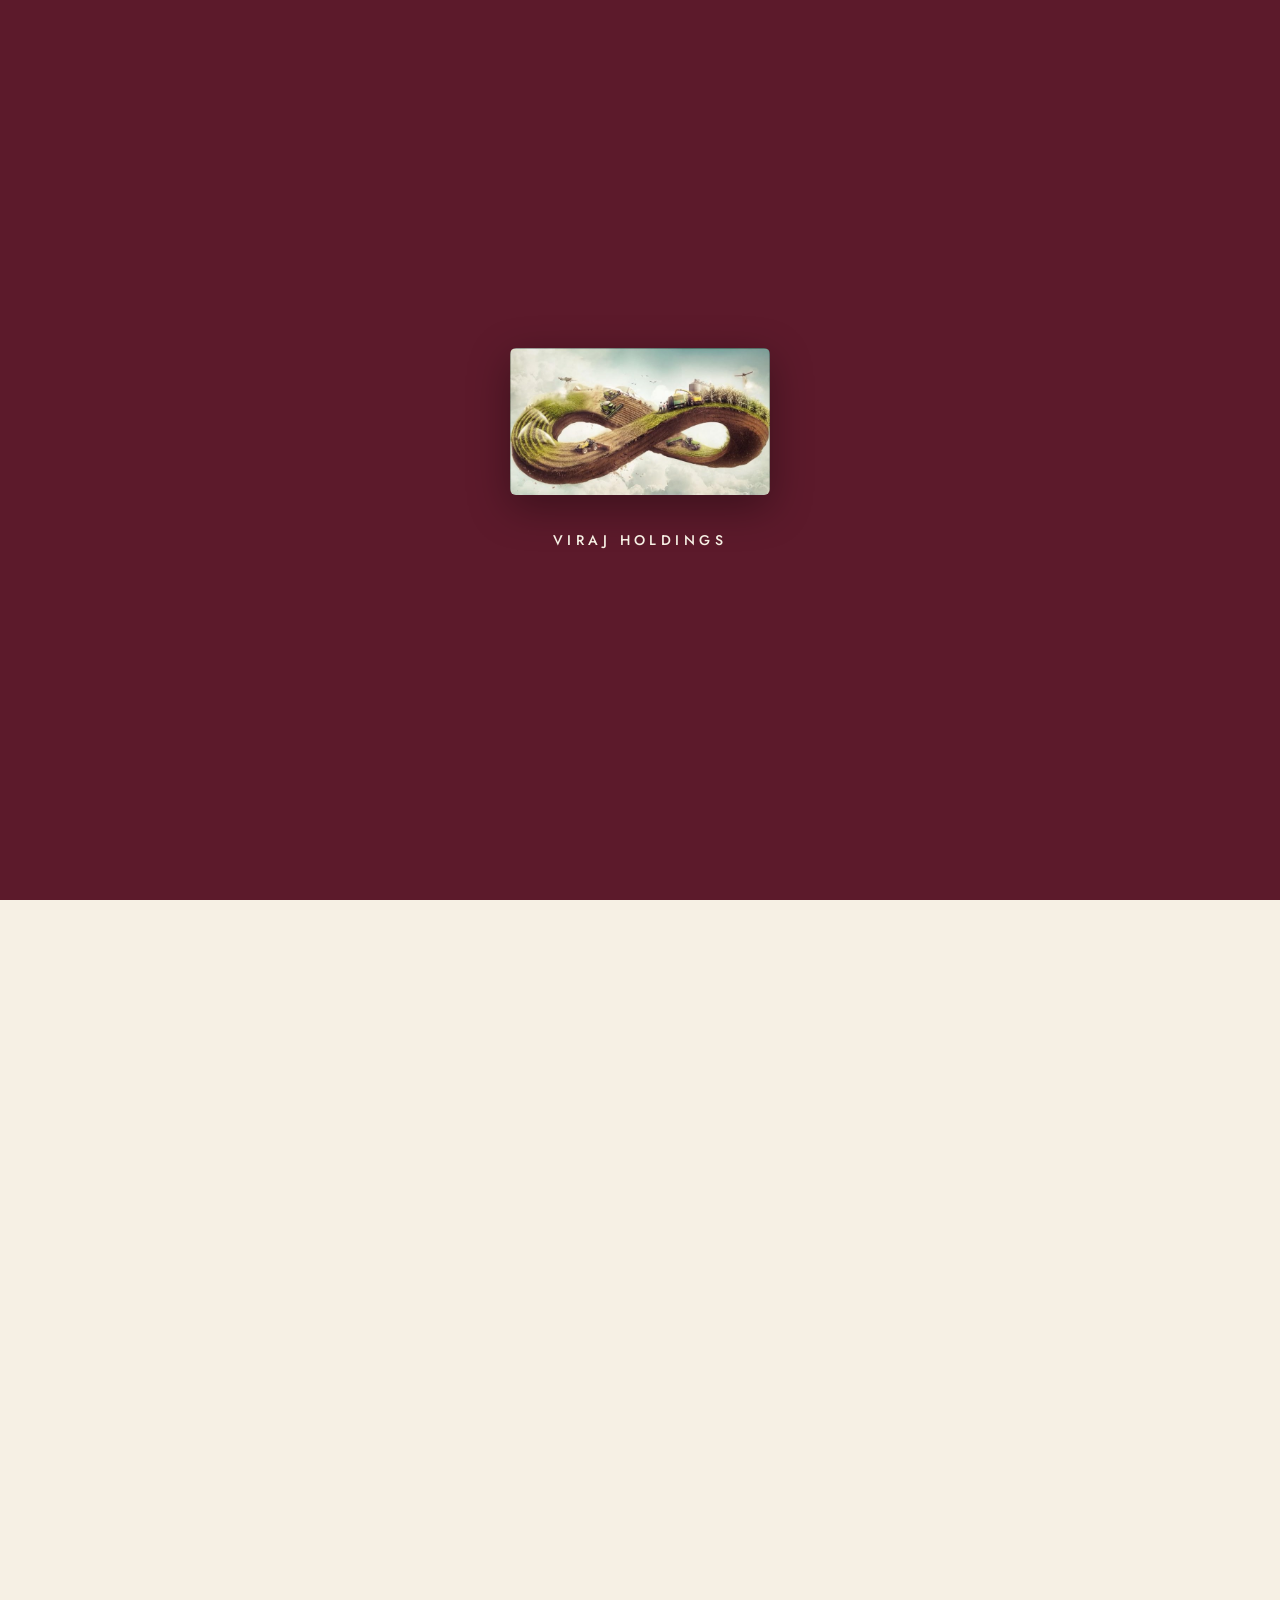
<file: VirajHoldings/index.html>
<!DOCTYPE html>
<html lang="en">
<head>
<meta charset="UTF-8">
<meta name="viewport" content="width=device-width, initial-scale=1.0">
<title>Viraj Holdings — Agriculture. Industry. Global Trade.</title>
<link rel="preconnect" href="https://fonts.googleapis.com">
<link href="https://fonts.googleapis.com/css2?family=Cormorant+Garamond:ital,wght@0,500;0,600;0,700;1,500&family=Jost:wght@300;400;500;600&display=swap" rel="stylesheet">
<link rel="stylesheet" href="styles.css">
</head>
<body>

<!-- ============ SPLASH SCREEN ============ -->
<div id="splash">
  <div class="splash-inner">
    <img src="logo.jpg" alt="Viraj Holdings" class="splash-logo">
    <p class="splash-name">VIRAJ HOLDINGS</p>
  </div>
</div>

<!-- ============ HEADER ============ -->
<header id="site-header">
  <div class="header-inner">
    <a href="#" class="brand" data-view="home">
      <img src="logo.jpg" alt="Viraj Holdings logo" class="header-logo">
      <span class="brand-name">Viraj Holdings</span>
    </a>

    <button id="nav-toggle" aria-label="Open menu" aria-expanded="false">
      <span></span><span></span><span></span>
    </button>

    <nav id="site-nav">
      <a href="#about" class="nav-link" data-scroll="about">About Us</a>
      <a href="#businesses" class="nav-link" data-scroll="businesses">Our Businesses</a>
      <a href="#contact" class="nav-link" data-scroll="contact">Contact Us</a>
    </nav>
  </div>
</header>

<!-- ============ HOME VIEW ============ -->
<main id="home-view">

  <!-- HERO -->
  <section class="hero-section">
    <img src="logo.jpg" alt="" class="hero-bg" aria-hidden="true">
    <div class="hero-overlay"></div>
    <div class="hero-content">
      <p class="hero-eyebrow">Agriculture &middot; Industry &middot; Global Trade</p>
      <h1 class="hero-heading">We Are Building Agriculture&rsquo;s Complete Value Chain</h1>
      <p class="hero-sub">
        From the seed a farmer sows to the product that reaches a household shelf, Viraj
        Holdings connects every link in between &mdash; inputs, procurement, processing,
        and global markets &mdash; into one integrated ecosystem.
      </p>
      <a href="#businesses" class="btn btn--gold">Explore Our Businesses</a>
    </div>
  </section>

  <!-- STATS STRIP -->
  <section class="stats-strip">
    <div class="stat-item">
      <p class="stat-number">5</p>
      <p class="stat-label">Integrated Businesses</p>
    </div>
    <div class="stat-item">
      <p class="stat-number">1000s</p>
      <p class="stat-label">Farmers &amp; Partners Supported</p>
    </div>
    <div class="stat-item">
      <p class="stat-number">End-to-End</p>
      <p class="stat-label">Farm-to-Market Value Chain</p>
    </div>
  </section>

  <!-- ABOUT -->
  <section id="about" class="section about-section">
    <p class="eyebrow">Who We Are</p>
    <h1 class="display-heading">About Viraj Holdings</h1>
    <div class="divider"></div>
    <p class="lede">
      Viraj Holdings is a diversified business group focused on building integrated enterprises
      across agriculture, food, commodities, manufacturing, and international trade. We believe
      that sustainable growth is created by connecting industries, strengthening supply chains,
      and delivering value at every stage of the business ecosystem.
    </p>
    <p class="lede">
      Founded with a vision to create businesses that are resilient, scalable, and globally
      competitive, Viraj Holdings brings together multiple ventures under one unified
      purpose &mdash; to serve markets with quality, reliability, and long-term commitment.
    </p>
    <p class="lede">
      Our foundation lies in agriculture through Viraj Agro Inputs Pvt. Ltd., where we work to
      support farmers with dependable agricultural input solutions. Building on this foundation,
      we are expanding into commodity trading, milling, FMCG, and export&ndash;import
      operations, creating an ecosystem where every business complements the next.
    </p>
    <p class="lede">
      Rather than operating as independent ventures, our businesses are designed to work
      together. From agricultural inputs that support production, to commodity procurement,
      value-added processing, consumer products, and global exports, we are developing an
      integrated value chain that creates efficiency, consistency, and lasting partnerships.
    </p>
    <p class="lede">
      At the heart of Viraj Holdings is a simple philosophy: businesses should create value not
      only for customers, but also for farmers, suppliers, employees, business partners, and the
      communities they serve. We believe that trust is earned through transparency, quality is
      built through discipline, and growth is sustained through continuous innovation and
      responsible decision-making.
    </p>
    <p class="lede">
      Viraj Holdings is more than a collection of businesses. It is a long-term vision to build an
      organization that connects agriculture with industry, local expertise with global markets,
      and today&rsquo;s opportunities with tomorrow&rsquo;s possibilities.
    </p>

    <div class="vm-grid">
      <div class="vm-card">
        <p class="eyebrow eyebrow--small">Our Vision</p>
        <p>To build one of India&rsquo;s most trusted and diversified business groups by creating
        integrated enterprises that connect agriculture, manufacturing, trade, and global
        markets. We aspire to drive sustainable growth, foster innovation, and create lasting
        value for our customers, partners, communities, and future generations.</p>
      </div>
      <div class="vm-card">
        <p class="eyebrow eyebrow--small">Our Mission</p>
        <p>Our mission is to build and grow businesses that deliver quality, reliability, and
        long-term value across every sector we operate in. We are committed to strengthening
        supply chains, empowering farmers and business partners, embracing innovation, and
        conducting every aspect of our business with integrity, transparency, and operational
        excellence.</p>
      </div>
    </div>
  </section>

  <!-- OUR BUSINESSES -->
  <section id="businesses" class="section businesses-section">
    <p class="eyebrow eyebrow--light">What We Do</p>
    <h2 class="display-heading">Our Businesses</h2>
    <div class="divider divider--light"></div>
    <p class="section-intro">Five connected verticals, one integrated value chain. Select any to learn more.</p>

    <div class="products-grid">

      <article class="product-card" data-product="agriculture-inputs">
        <span class="product-initial">A</span>
        <h3>Agriculture Inputs</h3>
        <p>Helping farmers with quality agricultural solutions.</p>
        <span class="card-link">Read more &rarr;</span>
      </article>

      <article class="product-card" data-product="commodity-trading">
        <span class="product-initial">C</span>
        <h3>Commodity Trading</h3>
        <p>Reliable sourcing and procurement of agricultural commodities.</p>
        <span class="card-link">Read more &rarr;</span>
      </article>

      <article class="product-card" data-product="milling">
        <span class="product-initial">M</span>
        <h3>Milling</h3>
        <p>Value-added processing with a focus on quality.</p>
        <span class="card-link">Read more &rarr;</span>
      </article>

      <article class="product-card" data-product="export-import">
        <span class="product-initial">E</span>
        <h3>Export &amp; Import</h3>
        <p>Connecting Indian products with international markets.</p>
        <span class="card-link">Read more &rarr;</span>
      </article>

      <article class="product-card" data-product="fmcg">
        <span class="product-initial">F</span>
        <h3>FMCG</h3>
        <p>Developing quality consumer products.</p>
        <span class="card-link">Read more &rarr;</span>
      </article>

    </div>
  </section>

  <!-- OUR ECOSYSTEM -->
  <section id="ecosystem" class="section ecosystem-section">
    <p class="eyebrow">How It Connects</p>
    <h2 class="display-heading">Our Ecosystem</h2>
    <div class="divider"></div>

    <div class="ecosystem-layout">
      <img src="logo.jpg" alt="Viraj Holdings agricultural ecosystem, shown as an infinite loop from field to global market" class="ecosystem-image">
      <ol class="ecosystem-flow">
        <li><span>Seeds &amp; Farm Inputs</span></li>
        <li><span>Farmers</span></li>
        <li><span>Commodity Procurement</span></li>
        <li><span>Processing &amp; Milling</span></li>
        <li><span>FMCG Products</span></li>
        <li><span>International Markets</span></li>
      </ol>
    </div>
  </section>

  <!-- NEWS & INSIGHTS -->
  <section id="news" class="section news-section">
    <p class="eyebrow">Stay Updated</p>
    <h2 class="display-heading">News &amp; Insights</h2>
    <div class="divider"></div>
    <p class="section-intro">Perspectives from across our businesses, updated regularly.</p>

    <div class="news-list">
      <article class="news-list-item">
        <p class="news-tag">Market Insight</p>
        <h4>Commodity Market Trends</h4>
        <p class="news-snippet">Seasonal shifts and pricing movements across the commodities we source and trade.</p>
        <a href="#" class="news-readmore">Read more &rarr;</a>
      </article>
      <article class="news-list-item">
        <p class="news-tag">Trade</p>
        <h4>Export Insights</h4>
        <p class="news-snippet">What&rsquo;s shaping demand for Indian agricultural products in global markets.</p>
        <a href="#" class="news-readmore">Read more &rarr;</a>
      </article>
      <article class="news-list-item">
        <p class="news-tag">Agriculture</p>
        <h4>Agricultural Developments</h4>
        <p class="news-snippet">Field-level updates on crops, inputs, and farming practices we support.</p>
        <a href="#" class="news-readmore">Read more &rarr;</a>
      </article>
      <article class="news-list-item">
        <p class="news-tag">Company</p>
        <h4>Company Announcements</h4>
        <p class="news-snippet">Milestones, partnerships, and updates from across Viraj Holdings.</p>
        <a href="#" class="news-readmore">Read more &rarr;</a>
      </article>
    </div>
  </section>

  <!-- CTA -->
  <section class="cta-section">
    <h2 class="display-heading cta-heading">Let&rsquo;s Build the Future Together</h2>
    <p class="cta-copy">
      Whether you&rsquo;re looking for reliable business solutions, sourcing partners,
      distribution opportunities, or international trade collaborations, we&rsquo;re ready to connect.
    </p>
    <div class="cta-buttons">
      <a href="#contact" class="btn btn--gold">Partner With Us</a>
      <a href="#contact" class="btn btn--outline">Contact Us</a>
    </div>
  </section>

  <!-- CONTACT -->
  <section id="contact" class="section contact-section">
    <p class="eyebrow">Get in Touch</p>
    <h2 class="display-heading">Contact Us</h2>
    <div class="divider"></div>
    <div class="contact-grid">
      <div class="contact-item">
        <h4>Registered Office</h4>
        <p>Viraj Holdings<br>[Address line to be added]<br>India</p>
      </div>
      <div class="contact-item">
        <h4>Phone</h4>
        <p>[Phone number to be added]</p>
      </div>
      <div class="contact-item">
        <h4>Email</h4>
        <p>info@virajholdings.example</p>
      </div>
      <div class="contact-item">
        <h4>Business Hours</h4>
        <p>Monday &ndash; Saturday<br>9:30 AM &ndash; 6:30 PM IST</p>
      </div>
    </div>
  </section>

  <footer class="site-footer">
    <div class="footer-grid">
      <div class="footer-col">
        <img src="logo.jpg" alt="Viraj Holdings" class="footer-logo">
        <p>A diversified business group connecting agriculture, industry, and global trade.</p>
      </div>
      <div class="footer-col">
        <h5>Business Verticals</h5>
        <a href="#businesses" class="footer-link" data-product-link="agriculture-inputs">Agriculture Inputs</a>
        <a href="#businesses" class="footer-link" data-product-link="commodity-trading">Commodity Trading</a>
        <a href="#businesses" class="footer-link" data-product-link="milling">Milling</a>
        <a href="#businesses" class="footer-link" data-product-link="export-import">Export &amp; Import</a>
        <a href="#businesses" class="footer-link" data-product-link="fmcg">FMCG</a>
      </div>
      <div class="footer-col">
        <h5>Company</h5>
        <a href="#about" class="footer-link">About Us</a>
        <a href="#news" class="footer-link">News &amp; Insights</a>
        <a href="#contact" class="footer-link">Contact Us</a>
        <div class="footer-social">
          <a href="#" aria-label="LinkedIn" class="social-icon">in</a>
        </div>
      </div>
      <div class="footer-col">
        <h5>Legal</h5>
        <a href="#" class="footer-link">Privacy Policy</a>
        <a href="#" class="footer-link">Terms &amp; Conditions</a>
      </div>
    </div>
    <p class="footer-copyright">&copy; <span id="year"></span> Viraj Holdings. All rights reserved.</p>
  </footer>

</main>

<!-- ============ BUSINESS DETAIL VIEWS ============ -->

<!-- AGRICULTURE INPUTS -->
<section class="product-detail" data-detail="agriculture-inputs">
  <div class="detail-inner">
    <button class="back-btn">&larr; Back to Our Businesses</button>
    <p class="eyebrow">Our Businesses &middot; Agriculture Inputs</p>
    <h1 class="display-heading">Viraj Agro Inputs Pvt. Ltd.</h1>
    <p class="tagline">Empowering Agriculture. Enabling Growth.</p>
    <div class="divider"></div>

    <p class="lede">
      Agriculture is the backbone of every nation, and every successful harvest begins with the
      right support. At Viraj Agro Inputs Pvt. Ltd., we help farmers and agribusinesses grow with
      confidence by providing quality agricultural inputs, modern farming solutions, technical
      expertise, and dependable market support.
    </p>
    <p class="lede">
      As part of Viraj Holdings, our purpose is simple &mdash; to build a stronger agricultural
      ecosystem where farmers, dealers, distributors, and business partners grow together.
    </p>

    <div class="detail-block">
      <h2>Who We Are</h2>
      <p>Viraj Agro Inputs Pvt. Ltd. is an integrated agricultural solutions company committed to
      improving productivity, profitability, and sustainability across the farming ecosystem.</p>
      <p>We believe agriculture is not just about selling products. It is about understanding
      crops, solving field challenges, improving yields, and building lasting relationships. Every
      product we supply and every service we provide is designed to help farmers make better
      decisions and achieve better results.</p>
    </div>

    <div class="detail-block">
      <h2>What We Do</h2>
      <p>We provide comprehensive agricultural solutions that support every stage of the farming
      cycle &mdash; from preparing the land to harvesting the crop and connecting it to the market.</p>
      <div class="feature-grid">
        <div class="feature-card"><h3>Seeds</h3><p>Carefully selected seed varieties and hybrids that deliver strong germination, healthy crop establishment, and improved yield potential.</p></div>
        <div class="feature-card"><h3>Crop Nutrition</h3><p>Fertilizers, micronutrients, and specialty nutrition products that improve soil fertility and strengthen plant growth.</p></div>
        <div class="feature-card"><h3>Crop Protection</h3><p>Reliable solutions that help farmers safeguard crops against insects, diseases, weeds, and environmental challenges.</p></div>
        <div class="feature-card"><h3>Organic &amp; Sustainable Solutions</h3><p>Organic fertilizers, biofertilizers, biostimulants, and biological crop solutions that improve long-term soil health.</p></div>
        <div class="feature-card"><h3>Farm Mechanization</h3><p>Custom hiring services including drone spraying, transplanting, and harvesting support that improve efficiency.</p></div>
        <div class="feature-card"><h3>Crop Procurement &amp; Market Linkage</h3><p>Connecting agricultural produce with reliable buyers, creating stronger value for farmers beyond the harvest.</p></div>
      </div>
    </div>

    <div class="detail-block">
      <h2>Our Approach</h2>
      <p>Every farm is different. That&rsquo;s why we don&rsquo;t believe in one-size-fits-all
      solutions. Our approach begins with understanding the farmer, the crop, and the field.
      Based on this understanding, we recommend suitable products, provide technical guidance,
      monitor crop performance, and continue supporting our customers throughout the
      cultivation cycle. We believe that continuous support creates better outcomes than
      one-time product sales.</p>
    </div>

    <div class="detail-block">
      <h2>Who We Serve</h2>
      <div class="pill-list">
        <span class="pill">Farmers</span>
        <span class="pill">Agricultural Dealers</span>
        <span class="pill">Distributors</span>
        <span class="pill">Retail Input Stores</span>
        <span class="pill">Farmer Producer Organizations (FPOs)</span>
        <span class="pill">Commercial Growers</span>
        <span class="pill">Agribusinesses</span>
        <span class="pill">Institutional Buyers</span>
      </div>
    </div>

    <div class="detail-block">
      <h2>Why Choose Viraj Agro Inputs?</h2>
      <div class="feature-grid">
        <div class="feature-card"><h3>Complete Agricultural Solutions</h3><p>From inputs and mechanization to procurement and technical guidance, we support the entire farming journey.</p></div>
        <div class="feature-card"><h3>Quality You Can Trust</h3><p>We carefully source and deliver products that meet high standards of quality and performance.</p></div>
        <div class="feature-card"><h3>Technical Expertise</h3><p>Our experienced team offers practical recommendations based on real field conditions.</p></div>
        <div class="feature-card"><h3>Farmer-Centric Philosophy</h3><p>Our success is measured by the success of the farmers we serve.</p></div>
        <div class="feature-card"><h3>Long-Term Partnerships</h3><p>We value relationships over transactions, building trust that grows year after year.</p></div>
      </div>
    </div>

    <div class="detail-block">
      <h2>Our Vision</h2>
      <p>We envision an agricultural future where innovation, sustainability, and collaboration work
      together to create stronger farms, resilient supply chains, and globally competitive
      agricultural businesses. Our goal is to become a trusted agricultural solutions partner
      that contributes to the growth of Indian agriculture while creating long-term value for
      every stakeholder we serve.</p>
    </div>

    <p class="closing-tagline">Together, let&rsquo;s cultivate stronger farms, stronger businesses, and a stronger future.</p>
  </div>
</section>

<!-- COMMODITY TRADING -->
<section class="product-detail" data-detail="commodity-trading">
  <div class="detail-inner">
    <button class="back-btn">&larr; Back to Our Businesses</button>
    <p class="eyebrow">Our Businesses &middot; Commodity Trading</p>
    <h1 class="display-heading">Commodity Sourcing &amp; Trading</h1>
    <p class="tagline">Building Reliable Supply Chains. Connecting Agriculture with Markets.</p>
    <div class="divider"></div>

    <p class="lede">
      Agricultural commodities are the backbone of the global food supply chain. Through
      Viraj Agro Inputs Pvt. Ltd., our Commodity Sourcing &amp; Trading division connects
      producers, processors, manufacturers, and buyers through efficient procurement, quality
      assurance, and reliable supply chain management.
    </p>
    <p class="lede">Our objective is simple &mdash; to create transparent and dependable trading
    relationships that benefit every stakeholder, from the farmer at the source to the business
    at the destination.</p>

    <div class="detail-block">
      <h2>Overview</h2>
      <p>Agriculture does not end at harvest. The real value of a crop is realized when it reaches
      the right market, at the right quality, and at the right time. Through our commodity
      sourcing and trading operations, we bridge this gap by creating efficient market linkages
      between agricultural producers and domestic as well as international buyers.</p>
    </div>

    <div class="detail-block">
      <h2>What We Do</h2>
      <div class="feature-grid">
        <div class="feature-card"><h3>Commodity Procurement</h3><p>Sourcing quality commodities directly from farmers, FPOs, aggregators, and trusted supply partners with full transparency.</p></div>
        <div class="feature-card"><h3>Commodity Sourcing</h3><p>A sourcing network that gives businesses access to reliable agricultural products for their operational needs.</p></div>
        <div class="feature-card"><h3>Domestic Trading</h3><p>Moving commodities across India by connecting producers with processors, wholesalers, and institutional buyers.</p></div>
        <div class="feature-card"><h3>International Trade Support</h3><p>Assisting businesses in sourcing Indian agricultural commodities for global markets, with compliance and quality assured.</p></div>
        <div class="feature-card"><h3>Quality &amp; Supply Chain Management</h3><p>Systematic quality assessment, grading, handling, and logistics coordination for consistent standards.</p></div>
      </div>
    </div>

    <div class="detail-block">
      <h2>Commodities We Handle</h2>
      <div class="pill-list">
        <span class="pill">Cereals &amp; Grains</span>
        <span class="pill">Pulses</span>
        <span class="pill">Oilseeds</span>
        <span class="pill">Spices</span>
        <span class="pill">Animal Feed Ingredients</span>
        <span class="pill">Processed Agricultural Products</span>
        <span class="pill">Organic Commodities</span>
        <span class="pill">Customer-Specific Agricultural Products</span>
      </div>
    </div>

    <div class="detail-block">
      <h2>Who We Serve</h2>
      <div class="pill-list">
        <span class="pill">Food Processing Companies</span>
        <span class="pill">FMCG Manufacturers</span>
        <span class="pill">Flour &amp; Rice Mills</span>
        <span class="pill">Wholesale Traders</span>
        <span class="pill">Retail Supply Chains</span>
        <span class="pill">Export Houses</span>
        <span class="pill">Importers</span>
        <span class="pill">Institutional Buyers</span>
        <span class="pill">FPOs</span>
        <span class="pill">Agricultural Cooperatives</span>
      </div>
    </div>

    <div class="detail-block">
      <h2>Why Partner With Viraj Agro Inputs?</h2>
      <div class="feature-grid">
        <div class="feature-card"><h3>Reliable Procurement Network</h3><p>Strong relationships with farmers, aggregators, and producer organizations for consistent sourcing.</p></div>
        <div class="feature-card"><h3>Quality-Focused Operations</h3><p>A quality assurance process that ensures commodities meet agreed specifications.</p></div>
        <div class="feature-card"><h3>Market Understanding</h3><p>Continuous monitoring of markets, seasonal trends, and supply conditions.</p></div>
        <div class="feature-card"><h3>Efficient Supply Chain</h3><p>Every stage coordinated with a focus on efficiency, reliability, and accountability.</p></div>
        <div class="feature-card"><h3>Trusted Relationships</h3><p>Long-term success built on integrity, transparency, and mutual growth.</p></div>
      </div>
    </div>

    <div class="detail-block">
      <h2>Our Vision</h2>
      <p>We aspire to become a trusted sourcing and trading partner for agricultural commodities
      by building efficient procurement networks, strengthening market linkages, and delivering
      consistent value to producers, processors, manufacturers, and global buyers.</p>
    </div>

    <p class="closing-tagline">Connecting Agriculture. Delivering Value. Building Lasting Partnerships.</p>
  </div>
</section>

<!-- MILLING / AGRO INDUSTRIES -->
<section class="product-detail" data-detail="milling">
  <div class="detail-inner">
    <button class="back-btn">&larr; Back to Our Businesses</button>
    <p class="eyebrow">Our Businesses &middot; Milling</p>
    <h1 class="display-heading">Milling &amp; Agro Industries</h1>
    <p class="tagline">Transforming Agricultural Produce into Value.</p>
    <div class="divider"></div>

    <p class="lede">
      Agriculture creates opportunity. Processing creates value. Our Agro Industries division is
      dedicated to transforming agricultural produce into high-quality, market-ready products
      through modern processing infrastructure, quality-focused operations, and efficient
      manufacturing practices.
    </p>
    <p class="lede">From seed processing to cotton ginning, we focus on preserving quality,
    improving efficiency, and creating products that meet the expectations of farmers,
    industries, and domestic as well as international markets.</p>

    <div class="detail-block">
      <h2>Our Processing Capabilities</h2>
      <div class="feature-grid">
        <div class="feature-card"><h3>Seed Processing</h3><p>Cleaning, grading, and treating seeds to ensure high standards of purity, germination, and performance.</p></div>
        <div class="feature-card"><h3>Cotton Ginning</h3><p>Separating cotton fibres from seed while preserving fibre quality and minimizing contamination.</p></div>
        <div class="feature-card"><h3>Cleaning &amp; Grading</h3><p>Every commodity evaluated, cleaned, and graded to standard before storage, processing, or distribution.</p></div>
        <div class="feature-card"><h3>Packaging &amp; Handling</h3><p>Processes designed to maintain product integrity while supporting efficient transportation and storage.</p></div>
      </div>
    </div>

    <div class="detail-block">
      <h2>Industries We Support</h2>
      <div class="pill-list">
        <span class="pill">Agriculture</span>
        <span class="pill">Seed Companies</span>
        <span class="pill">Textile Industry</span>
        <span class="pill">Cotton Traders</span>
        <span class="pill">Commodity Traders</span>
        <span class="pill">Food Processing Companies</span>
        <span class="pill">FMCG Manufacturers</span>
        <span class="pill">Exporters</span>
        <span class="pill">Industrial Buyers</span>
      </div>
    </div>

    <div class="detail-block">
      <h2>Our Approach</h2>
      <p>Every processing operation begins with quality. We source agricultural produce from
      trusted suppliers and farming communities before following a structured process of
      inspection, cleaning, grading, processing, quality verification, and packaging. Our goal is
      not simply to process agricultural produce but to enhance its value while maintaining
      consistency and traceability throughout the production cycle.</p>
    </div>

    <div class="detail-block">
      <h2>Why Viraj Agro Industries?</h2>
      <div class="feature-grid">
        <div class="feature-card"><h3>Modern Processing Infrastructure</h3><p>Efficient facilities designed to deliver consistent quality and operational excellence.</p></div>
        <div class="feature-card"><h3>Quality-Driven Operations</h3><p>Every stage carried out with careful attention to quality, hygiene, and product integrity.</p></div>
        <div class="feature-card"><h3>Value Addition</h3><p>Transforming raw produce into market-ready products that create greater value across the chain.</p></div>
        <div class="feature-card"><h3>Reliable Supply Chain</h3><p>Integrated procurement, processing, and logistics for timely, dependable deliveries.</p></div>
        <div class="feature-card"><h3>Sustainable Growth</h3><p>Continuously improving efficiency while promoting responsible, sustainable practices.</p></div>
      </div>
    </div>

    <div class="detail-block">
      <h2>Our Processing Ecosystem</h2>
      <ol class="ecosystem-flow ecosystem-flow--inline">
        <li><span>Agricultural Produce</span></li>
        <li><span>Quality Inspection</span></li>
        <li><span>Cleaning &amp; Grading</span></li>
        <li><span>Seed Processing / Cotton Ginning</span></li>
        <li><span>Quality Verification</span></li>
        <li><span>Packaging</span></li>
        <li><span>Storage &amp; Dispatch</span></li>
        <li><span>Domestic &amp; Global Markets</span></li>
      </ol>
    </div>

    <div class="detail-block">
      <h2>Our Vision</h2>
      <p>We envision building world-class agro-industrial facilities that strengthen India&rsquo;s
      agricultural value chain through innovation, quality, and operational excellence.</p>
    </div>

    <p class="closing-tagline">Processing with Precision. Delivering with Confidence. Growing with Purpose.</p>
  </div>
</section>

<!-- EXPORT & IMPORT -->
<section class="product-detail" data-detail="export-import">
  <div class="detail-inner">
    <button class="back-btn">&larr; Back to Our Businesses</button>
    <p class="eyebrow">Our Businesses &middot; Export &amp; Import</p>
    <h1 class="display-heading">Export &amp; Import</h1>
    <p class="tagline">Connecting Indian Products with International Markets.</p>
    <div class="divider"></div>

    <p class="lede">
      Our Export &amp; Import division extends Viraj Holdings&rsquo; reach beyond Indian
      borders, helping domestic producers and processors find reliable global buyers while
      bringing dependable sourcing options into the country. Leveraging the same procurement
      and quality-assurance network that underpins our commodity trading business, we assist
      businesses in sourcing Indian agricultural commodities and processed products for
      international markets, with compliance, documentation, and quality requirements
      managed end-to-end.
    </p>

    <div class="detail-block">
      <h2>What We Do</h2>
      <div class="feature-grid">
        <div class="feature-card"><h3>Export Facilitation</h3><p>Preparing Indian agricultural and processed products to meet the standards of international buyers.</p></div>
        <div class="feature-card"><h3>Import Sourcing</h3><p>Bringing dependable raw materials and inputs into India to support our manufacturing and processing businesses.</p></div>
        <div class="feature-card"><h3>Compliance &amp; Documentation</h3><p>Managing the regulatory, quality, and paperwork requirements that cross-border trade demands.</p></div>
        <div class="feature-card"><h3>Logistics Coordination</h3><p>Working with shipping and freight partners to ensure timely, well-tracked delivery.</p></div>
      </div>
    </div>

    <div class="detail-block">
      <h2>Who We Serve</h2>
      <div class="pill-list">
        <span class="pill">Export Houses</span>
        <span class="pill">International Buyers</span>
        <span class="pill">Importers</span>
        <span class="pill">Food Processing Companies</span>
        <span class="pill">FMCG Manufacturers</span>
        <span class="pill">Institutional Buyers</span>
      </div>
    </div>

    <div class="detail-block">
      <h2>Our Vision</h2>
      <p>We aim to be the bridge between Indian agricultural quality and global demand,
      building trade relationships that are transparent, compliant, and built to last.</p>
    </div>

    <p class="closing-tagline">Connecting Agriculture. Delivering Value. Building Lasting Partnerships.</p>
  </div>
</section>

<!-- FMCG -->
<section class="product-detail" data-detail="fmcg">
  <div class="detail-inner">
    <button class="back-btn">&larr; Back to Our Businesses</button>
    <p class="eyebrow">Our Businesses &middot; FMCG</p>
    <h1 class="display-heading">FMCG</h1>
    <p class="tagline">Developing Quality Consumer Products.</p>
    <div class="divider"></div>

    <p class="lede">
      Our FMCG division sits at the end of the Viraj Holdings value chain, turning the
      commodities we procure and the produce we process into consumer products that reach
      everyday households. It is where the rest of our ecosystem &mdash; farm inputs,
      procurement, and processing &mdash; comes together as a finished product, built on the
      same standards of quality and reliability that run through the rest of the group.
    </p>

    <div class="detail-block">
      <h2>What We Do</h2>
      <div class="feature-grid">
        <div class="feature-card"><h3>Product Development</h3><p>Developing consumer products from the commodities and processed goods within our own supply chain.</p></div>
        <div class="feature-card"><h3>Quality Assurance</h3><p>Applying the same quality-first standards used across our processing and trading businesses.</p></div>
        <div class="feature-card"><h3>Distribution</h3><p>Building distribution relationships that bring our products to retail and institutional buyers.</p></div>
      </div>
    </div>

    <div class="detail-block">
      <h2>Who We Serve</h2>
      <div class="pill-list">
        <span class="pill">Retail Distributors</span>
        <span class="pill">Wholesale Buyers</span>
        <span class="pill">Institutional Buyers</span>
        <span class="pill">Consumers</span>
      </div>
    </div>

    <div class="detail-block">
      <h2>Our Vision</h2>
      <p>We aim to build consumer brands that carry the same trust and consistency farmers and
      trade partners already place in Viraj Holdings, closing the loop from field to household.</p>
    </div>

    <p class="closing-tagline">From Farm to Household, Built on Trust.</p>
  </div>
</section>

<script src="script.js"></script>
</body>
</html>
</file>
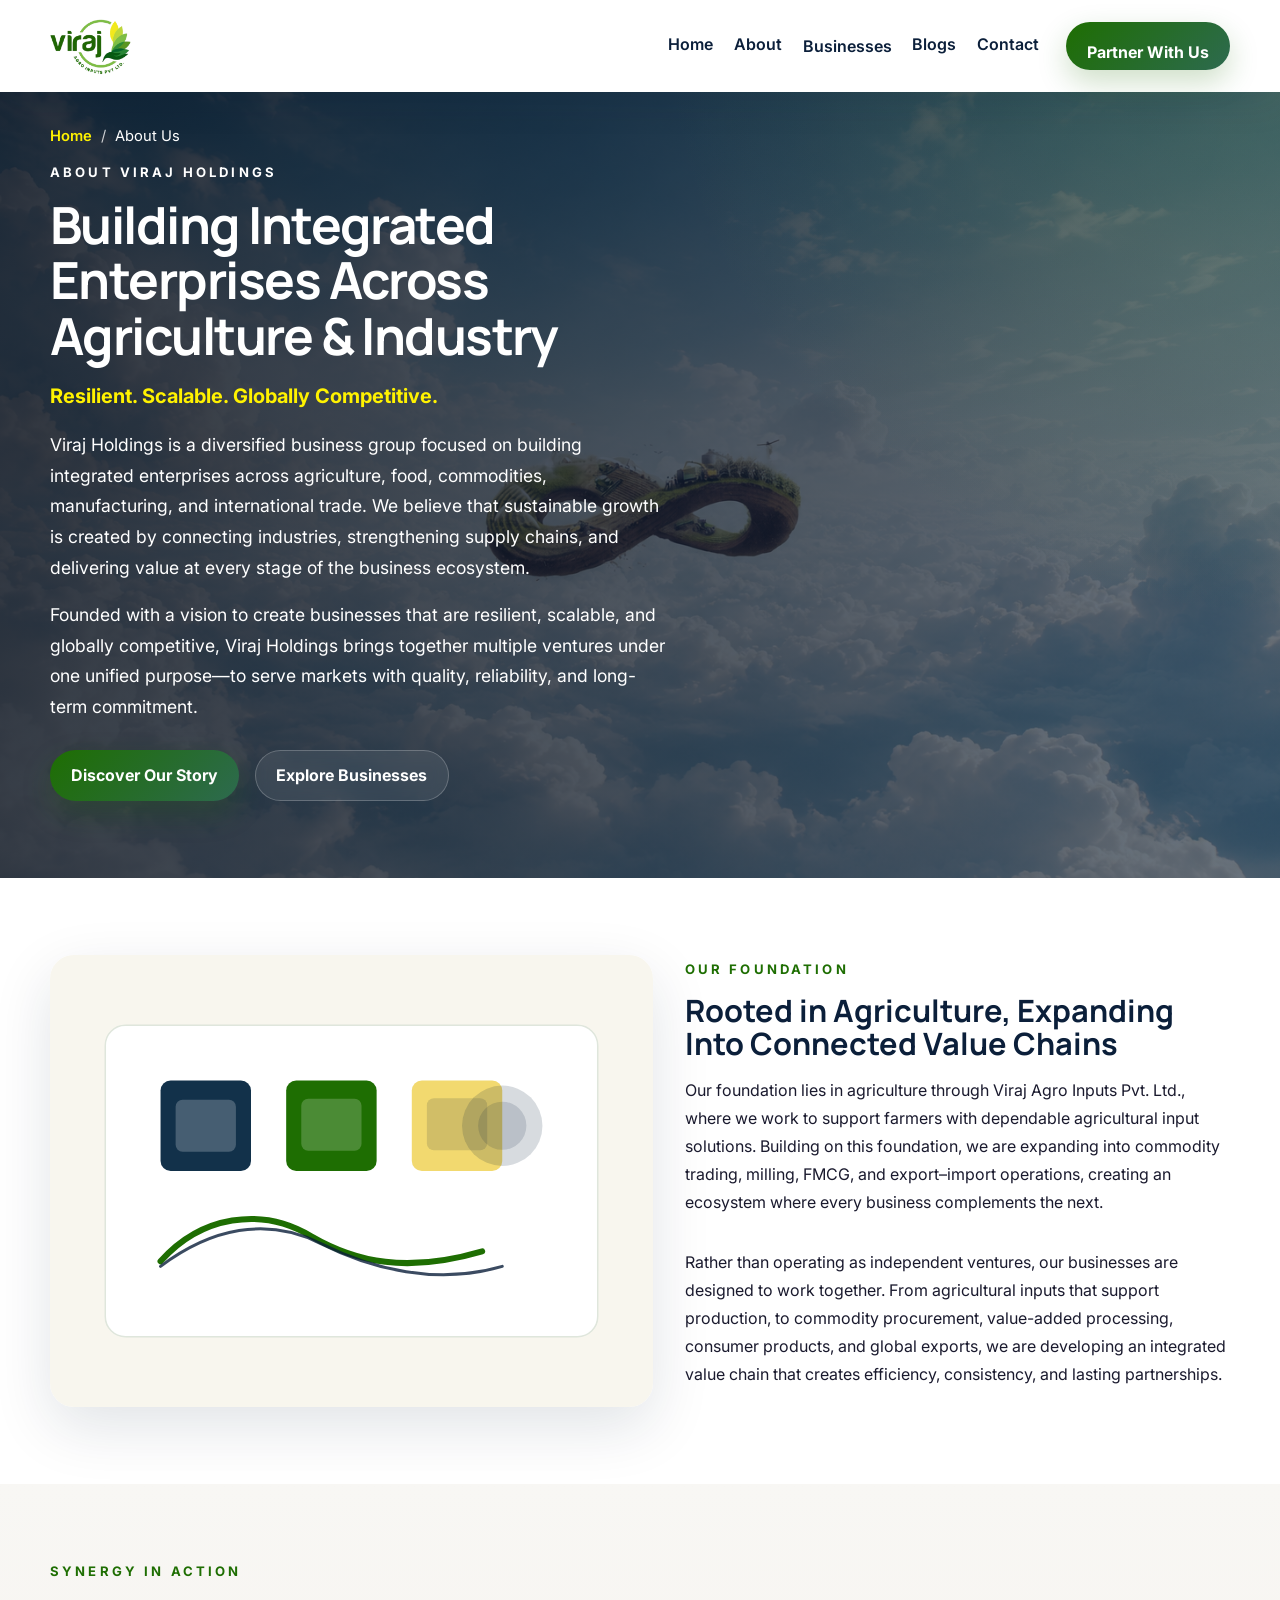
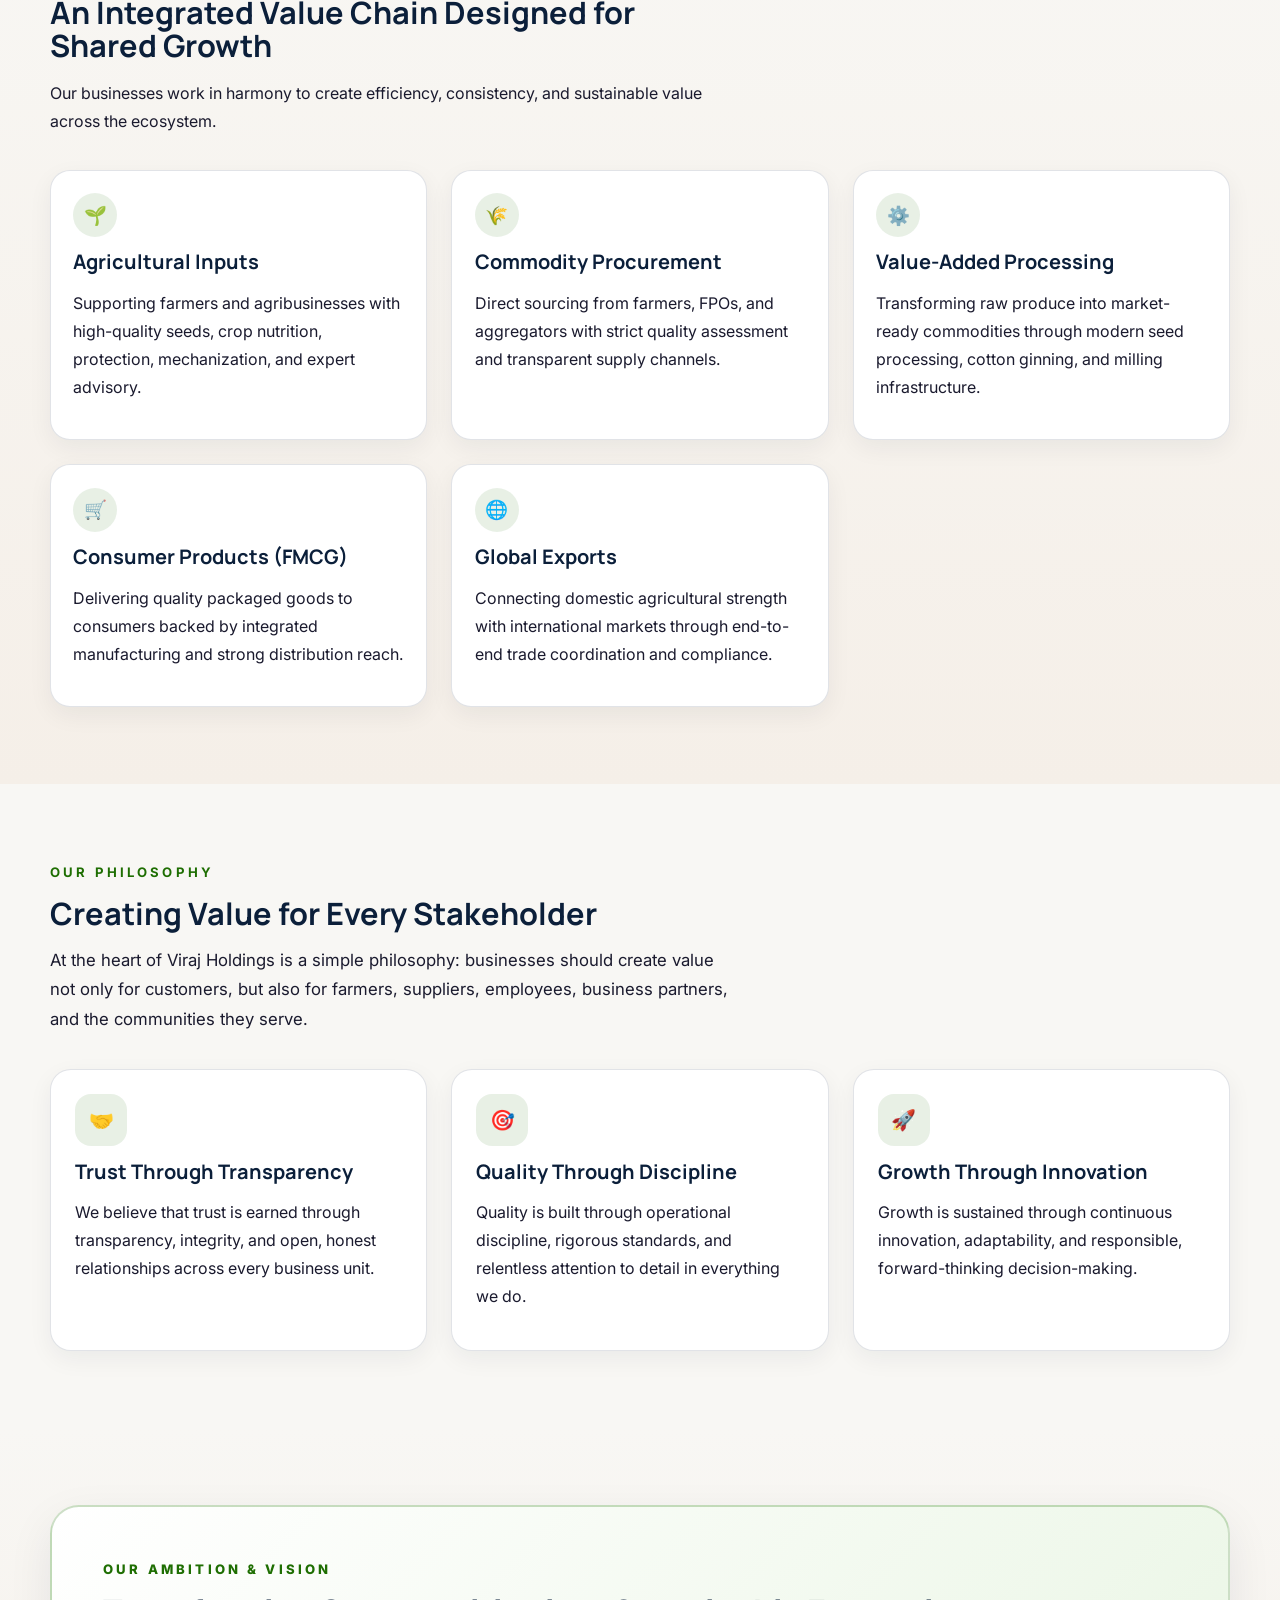
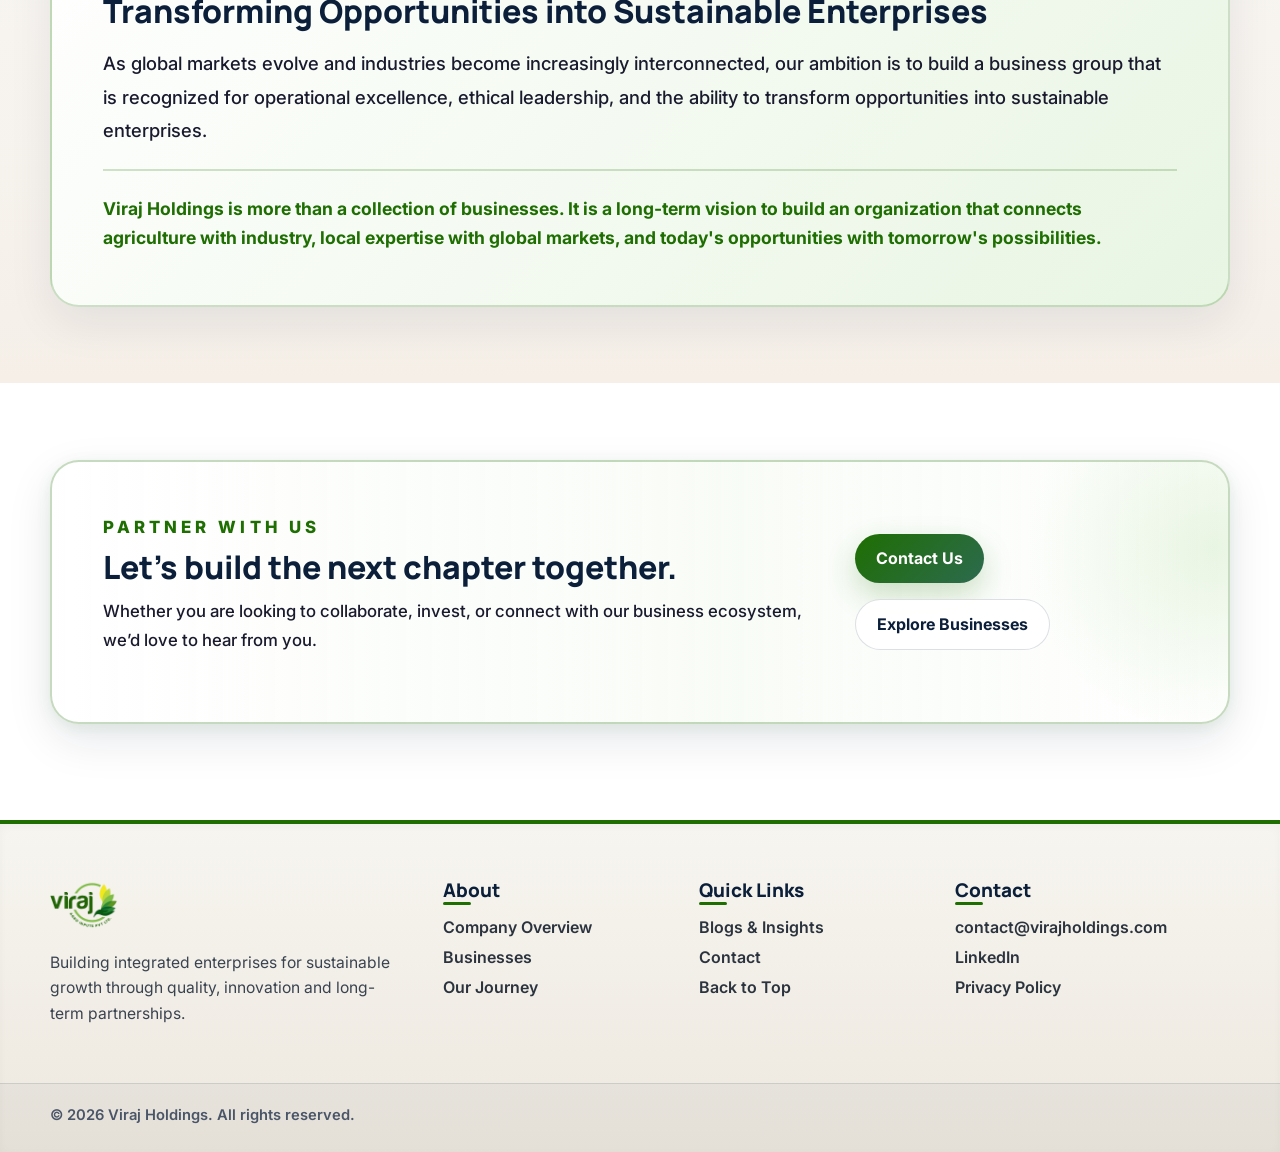
<file: about.html>
<!DOCTYPE html>
<html lang="en">

<head>
  <meta charset="UTF-8" />
  <meta name="viewport" content="width=device-width, initial-scale=1.0" />
  <title>About Us | Viraj Holdings</title>
  <meta name="description"
    content="Viraj Holdings is a diversified business group building integrated enterprises across agriculture, food, commodities, manufacturing, and international trade." />
  <link rel="preconnect" href="https://fonts.googleapis.com" />
  <link rel="preconnect" href="https://fonts.gstatic.com" crossorigin />
  <link
    href="https://fonts.googleapis.com/css2?family=Inter:wght@400;500;600;700;800&family=Manrope:wght@500;600;700;800&display=swap"
    rel="stylesheet" />
  <link rel="stylesheet" href="styles.css" />
</head>

<body>
  <header class="site-header" id="top">
    <nav class="navbar container">
      <a href="index.html" class="brand" aria-label="Viraj Holdings home">
        <img src="logo.png" alt="Viraj Holdings logo" />
      </a>
      <button class="nav-toggle" aria-label="Open menu" aria-expanded="false">
        <span></span><span></span><span></span>
      </button>
      <div class="nav-links">
        <a href="index.html">Home</a>
        <a href="about.html">About</a>
        <div class="nav-dropdown">
          <button class="dropdown-toggle" type="button" aria-expanded="false" aria-haspopup="true">Businesses</button>
          <div class="dropdown-menu">
            <a href="agro-inputs.html">Agro Inputs</a>
            <a href="commodity-trading.html">Commodity Trading</a>
            <a href="agro-industries.html">Agro Industries</a>
            <a href="export-import.html">Export &amp; Import</a>
            <a href="fmcg.html">FMCG</a>
          </div>
        </div>
        <a href="index.html#Blogs">Blogs</a>
        <a href="index.html#contact">Contact</a>
        <a href="index.html#contact" class="button button-solid nav-cta">Partner With Us</a>
      </div>
    </nav>
  </header>

  <main>
    <!-- Hero Section -->
    <section class="hero about-hero">
      <div class="hero-overlay"></div>
      <div class="container about-hero-content">
        <div class="hero-copy reveal">
          <div class="page-breadcrumb"><a href="index.html">Home</a><span>/</span><span>About Us</span></div>
          <p class="eyebrow">About Viraj Holdings</p>
          <h1>Building Integrated Enterprises Across Agriculture & Industry</h1>
          <p style="font-size: 1.25rem; font-weight: 700; color: var(--yellow); margin-bottom: 1rem;">Resilient.
            Scalable. Globally Competitive.</p>
          <p class="hero-text">Viraj Holdings is a diversified business group focused on building integrated enterprises
            across agriculture, food, commodities, manufacturing, and international trade. We believe that sustainable
            growth is created by connecting industries, strengthening supply chains, and delivering value at every stage
            of the business ecosystem.</p>
          <p class="hero-text" style="margin-top: 0.8rem;">Founded with a vision to create businesses that are
            resilient, scalable, and globally competitive, Viraj Holdings brings together multiple ventures under one
            unified purpose—to serve markets with quality, reliability, and long-term commitment.</p>
          <div class="hero-actions">
            <a href="#our-story" class="button button-solid">Discover Our Story</a>
            <a href="businesses.html" class="button button-outline">Explore Businesses</a>
          </div>
        </div>
      </div>
    </section>

    <!-- Our Foundation & Ecosystem -->
    <section class="section about-story-section" id="our-story">
      <div class="container split-grid">
        <div class="about-media reveal-left">
          <img src="assets/about-visual.svg" alt="Viraj Holdings integrated ecosystem" loading="lazy" />
        </div>
        <div class="about-copy reveal-right">
          <p class="eyebrow">Our Foundation</p>
          <h2>Rooted in Agriculture, Expanding Into Connected Value Chains</h2>
          <div class="feature-text-block">
            <p>Our foundation lies in agriculture through Viraj Agro Inputs Pvt. Ltd., where we work to support farmers
              with dependable agricultural input solutions. Building on this foundation, we are expanding into commodity
              trading, milling, FMCG, and export–import operations, creating an ecosystem where every business
              complements the next.</p>
            <p>Rather than operating as independent ventures, our businesses are designed to work together. From
              agricultural inputs that support production, to commodity procurement, value-added processing, consumer
              products, and global exports, we are developing an integrated value chain that creates efficiency,
              consistency, and lasting partnerships.</p>
          </div>
        </div>
      </div>
    </section>

    <!-- The Integrated Value Chain -->
    <section class="section business-page-section alt-bg" id="value-chain">
      <div class="container">
        <div class="section-heading reveal">
          <p class="eyebrow">Synergy in Action</p>
          <h2>An Integrated Value Chain Designed for Shared Growth</h2>
          <p>Our businesses work in harmony to create efficiency, consistency, and sustainable value across the
            ecosystem.</p>
        </div>

        <div class="card-grid">
          <article class="feature-card reveal">
            <div class="icon-badge">🌱</div>
            <h3>Agricultural Inputs</h3>
            <p>Supporting farmers and agribusinesses with high-quality seeds, crop nutrition, protection, mechanization,
              and expert advisory.</p>
          </article>

          <article class="feature-card reveal">
            <div class="icon-badge">🌾</div>
            <h3>Commodity Procurement</h3>
            <p>Direct sourcing from farmers, FPOs, and aggregators with strict quality assessment and transparent supply
              channels.</p>
          </article>

          <article class="feature-card reveal">
            <div class="icon-badge">⚙️</div>
            <h3>Value-Added Processing</h3>
            <p>Transforming raw produce into market-ready commodities through modern seed processing, cotton ginning,
              and milling infrastructure.</p>
          </article>

          <article class="feature-card reveal">
            <div class="icon-badge">🛒</div>
            <h3>Consumer Products (FMCG)</h3>
            <p>Delivering quality packaged goods to consumers backed by integrated manufacturing and strong distribution
              reach.</p>
          </article>

          <article class="feature-card reveal">
            <div class="icon-badge">🌐</div>
            <h3>Global Exports</h3>
            <p>Connecting domestic agricultural strength with international markets through end-to-end trade
              coordination and compliance.</p>
          </article>
        </div>
      </div>
    </section>

    <!-- Our Core Philosophy -->
    <section class="section philosophy-section" id="philosophy">
      <div class="container">
        <div class="section-heading reveal">
          <p class="eyebrow">Our Philosophy</p>
          <h2>Creating Value for Every Stakeholder</h2>
          <p style="margin-top: 0.5rem; font-size: 1.05rem;">At the heart of Viraj Holdings is a simple philosophy:
            businesses should create value not only for customers, but also for farmers, suppliers, employees, business
            partners, and the communities they serve.</p>
        </div>

        <div class="philosophy-grid">
          <article class="philosophy-card reveal">
            <div class="icon-badge">🤝</div>
            <h3>Trust Through Transparency</h3>
            <p>We believe that trust is earned through transparency, integrity, and open, honest relationships across
              every business unit.</p>
          </article>

          <article class="philosophy-card reveal">
            <div class="icon-badge">🎯</div>
            <h3>Quality Through Discipline</h3>
            <p>Quality is built through operational discipline, rigorous standards, and relentless attention to detail
              in everything we do.</p>
          </article>

          <article class="philosophy-card reveal">
            <div class="icon-badge">🚀</div>
            <h3>Growth Through Innovation</h3>
            <p>Growth is sustained through continuous innovation, adaptability, and responsible, forward-thinking
              decision-making.</p>
          </article>
        </div>
      </div>
    </section>

    <!-- Ambition & Vision -->
    <section class="section business-page-section alt-bg" id="vision">
      <div class="container">
        <div class="vision-panel reveal"
          style="background: linear-gradient(135deg, #ffffff 0%, #f4faf1 50%, #e8f5e3 100%); color: var(--navy); border: 2px solid rgba(30, 110, 2, 0.22); border-radius: 1.8rem; padding: clamp(2rem, 4vw, 3.5rem); box-shadow: 0 16px 45px rgba(11, 31, 58, 0.08);">
          <p class="eyebrow" style="color: var(--green); font-weight: 800;">Our Ambition & Vision</p>
          <h2
            style="color: var(--navy); font-size: clamp(1.8rem, 2.5vw, 2.5rem); font-weight: 800; margin-bottom: 1.2rem;">
            Transforming Opportunities into Sustainable Enterprises</h2>
          <p style="color: var(--text); font-size: 1.15rem; line-height: 1.8; margin-bottom: 1.4rem; font-weight: 500;">
            As global markets evolve and industries become increasingly interconnected, our ambition is to build a
            business group that is recognized for operational excellence, ethical leadership, and the ability to
            transform opportunities into sustainable enterprises.
          </p>
          <div style="border-top: 2px solid rgba(30, 110, 2, 0.2); padding-top: 1.4rem;">
            <p style="color: var(--green); font-size: 1.1rem; font-weight: 700; line-height: 1.7; margin: 0;">
              Viraj Holdings is more than a collection of businesses. It is a long-term vision to build an organization
              that connects agriculture with industry, local expertise with global markets, and today's opportunities
              with tomorrow's possibilities.
            </p>
          </div>
        </div>
      </div>
    </section>

    <!-- CTA Banner -->
    <section class="section cta" id="contact">
      <div class="container cta-box reveal">
        <div style="max-width: 720px;">
          <p class="eyebrow">Partner With Us</p>
          <h2>Let’s build the next chapter together.</h2>
          <p style="margin-top: 0.8rem;">Whether you are looking to collaborate, invest, or connect with our business
            ecosystem, we’d love to hear from you.</p>
        </div>
        <div class="cta-actions">
          <a href="mailto:contact@virajholdings.com" class="button button-solid">Contact Us</a>
          <a href="businesses.html" class="button button-outline light">Explore Businesses</a>
        </div>
      </div>
    </section>
  </main>

  <footer class="site-footer">
    <div class="container footer-grid">
      <div>
        <a href="index.html" class="brand footer-brand"><img src="logo.png" alt="Viraj Holdings logo" /></a>
        <p>Building integrated enterprises for sustainable growth through quality, innovation and long-term
          partnerships.</p>
      </div>
      <div>
        <h3>About</h3>
        <ul>
          <li><a href="about.html">Company Overview</a></li>
          <li><a href="index.html#businesses">Businesses</a></li>
          <li><a href="index.html#journey">Our Journey</a></li>
        </ul>
      </div>
      <div>
        <h3>Quick Links</h3>
        <ul>
          <li><a href="index.html#Blogs">Blogs & Insights</a></li>
          <li><a href="index.html#contact">Contact</a></li>
          <li><a href="#top">Back to Top</a></li>
        </ul>
      </div>
      <div>
        <h3>Contact</h3>
        <ul>
          <li><a href="mailto:contact@virajholdings.com">contact@virajholdings.com</a></li>
          <li><a href="https://www.linkedin.com" target="_blank" rel="noreferrer">LinkedIn</a></li>
          <li><a href="#">Privacy Policy</a></li>
        </ul>
      </div>
    </div>
    <div class="footer-bottom">
      <div class="container">
        <p>© 2026 Viraj Holdings. All rights reserved.</p>
      </div>
    </div>
  </footer>

  <script src="script.js"></script>
</body>

</html>
</file>
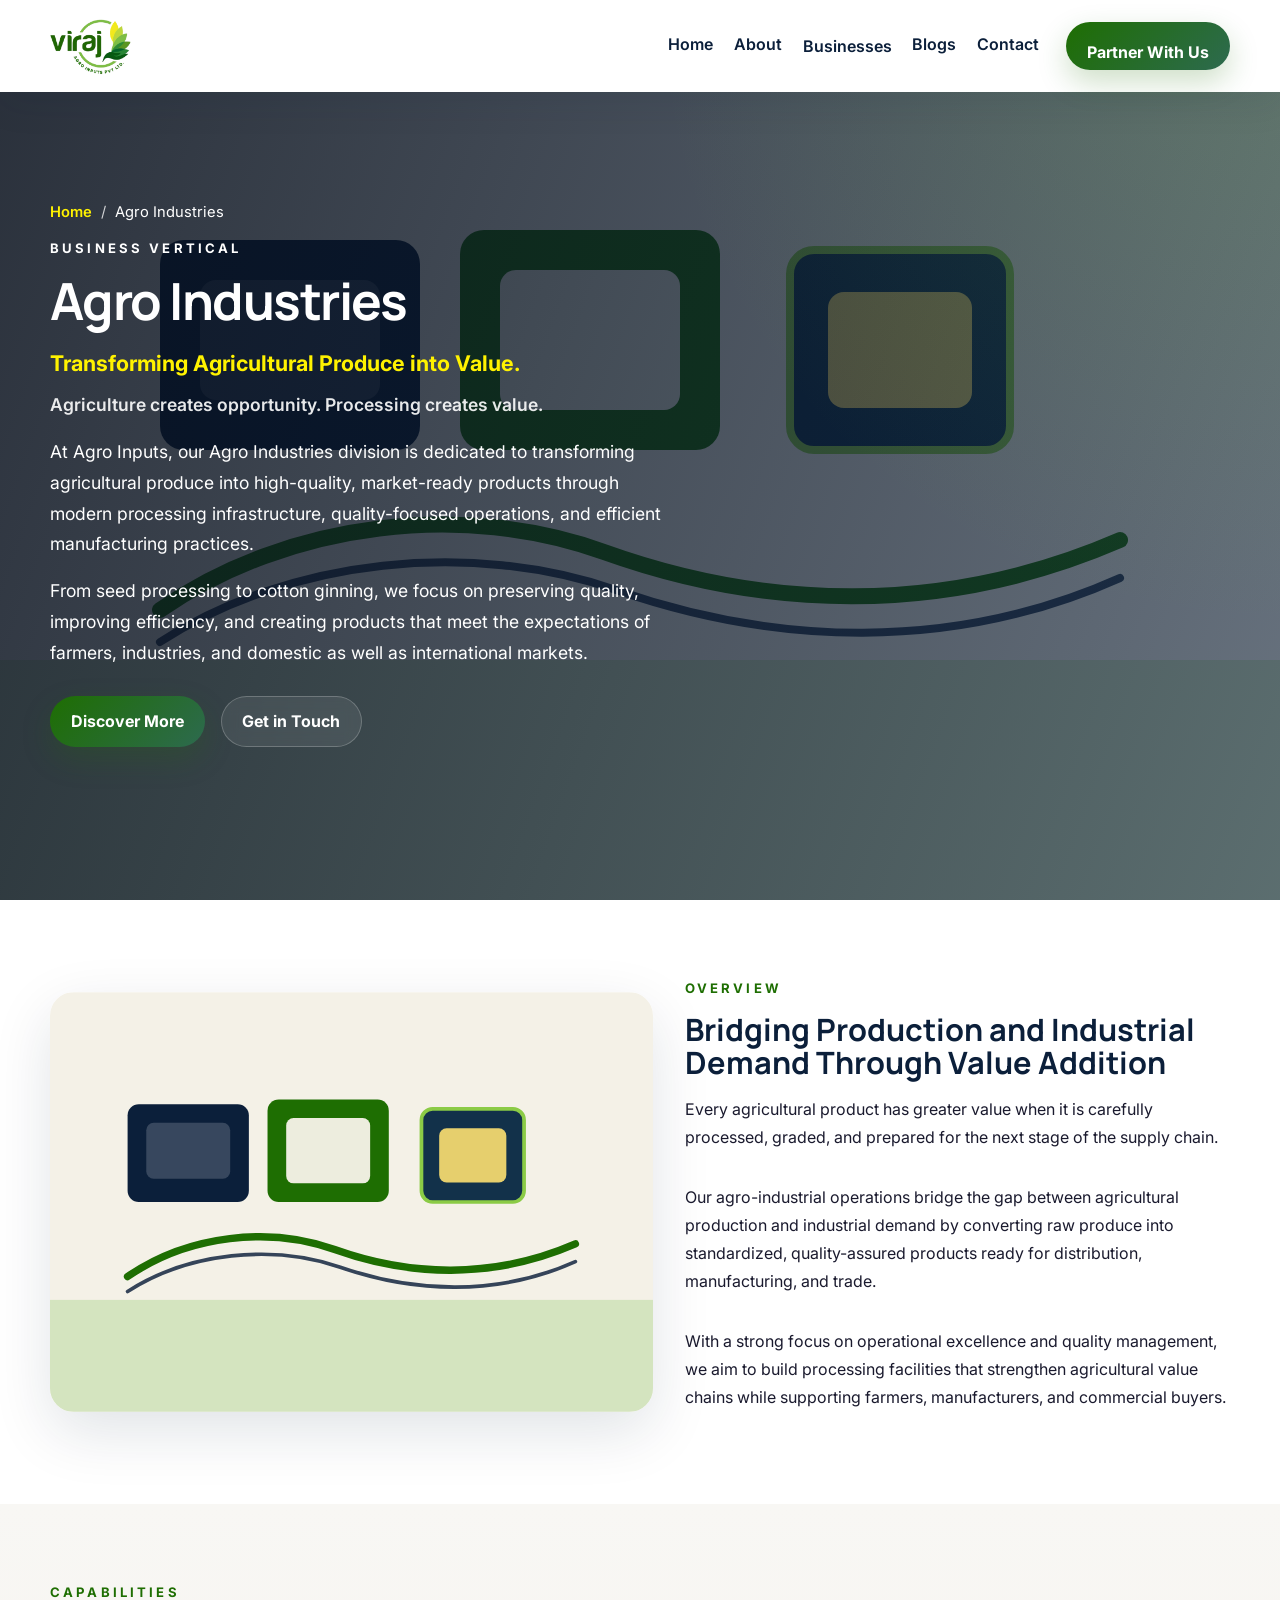
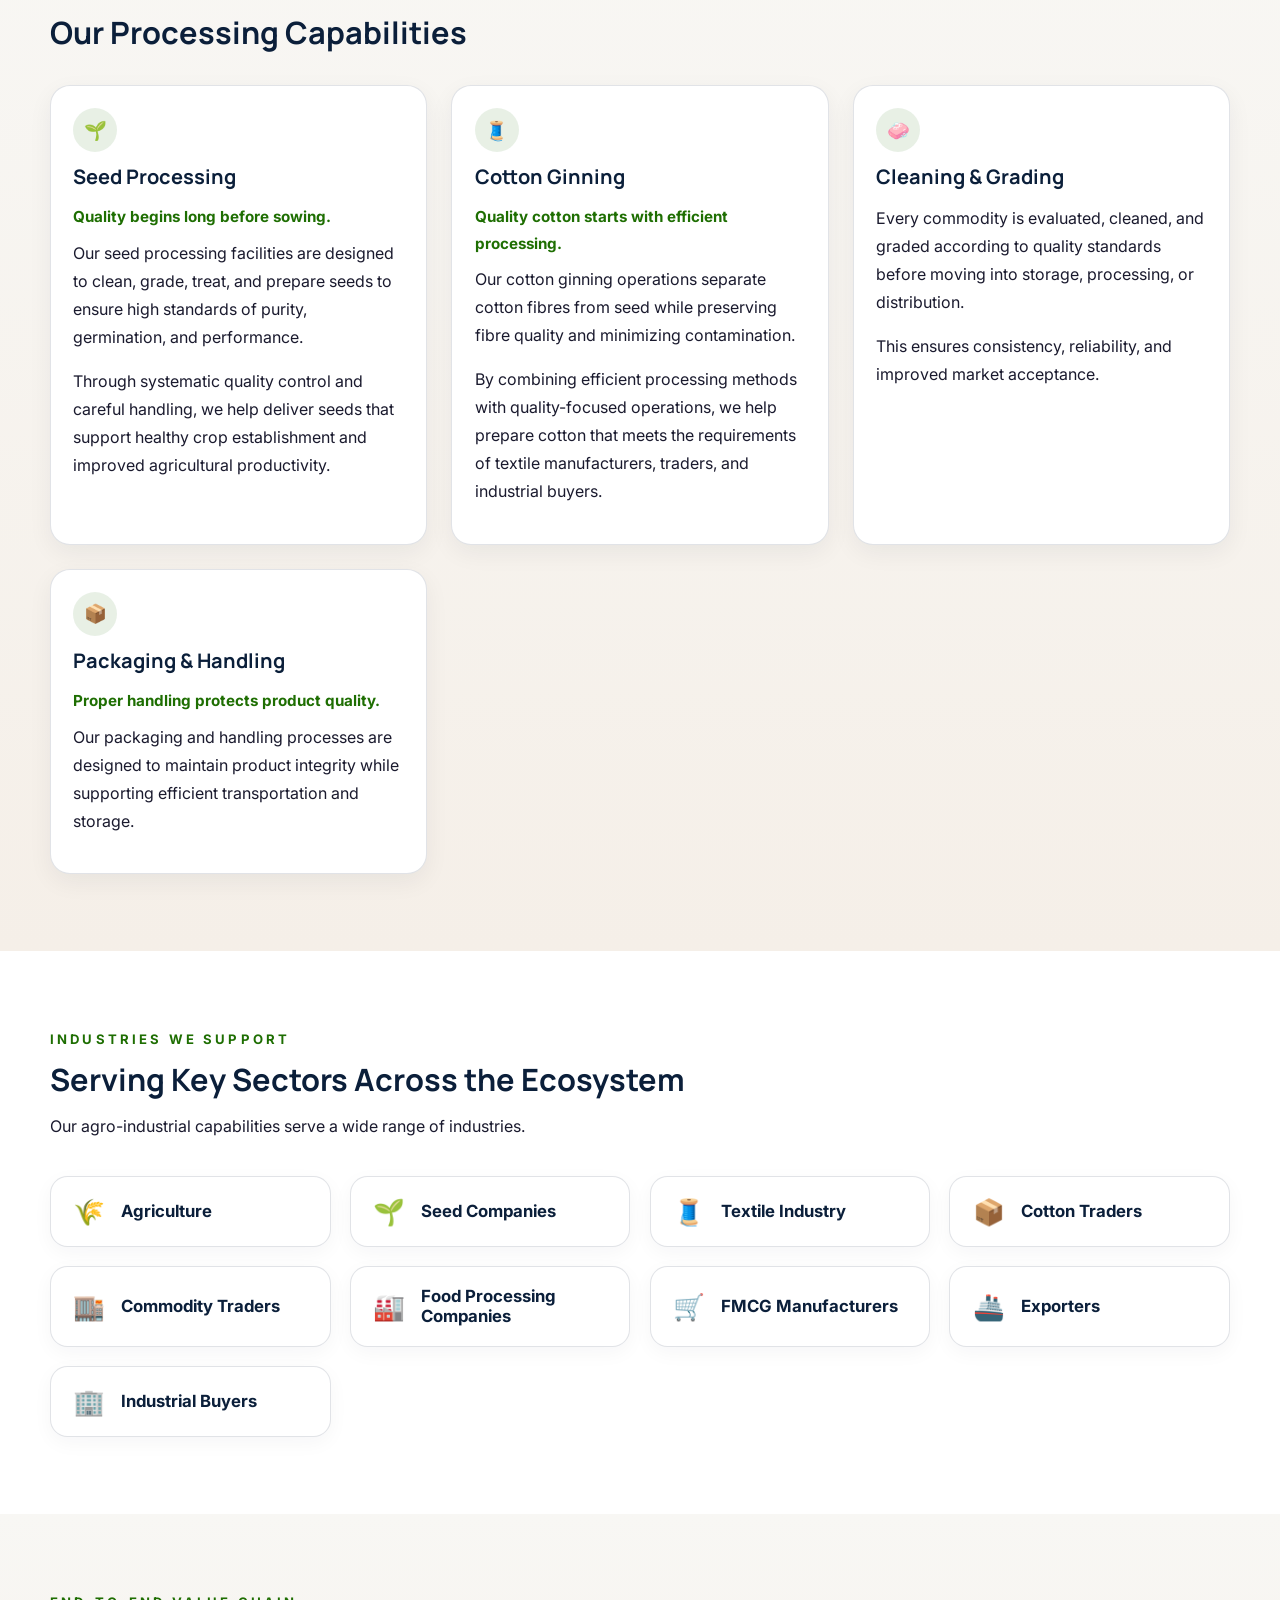
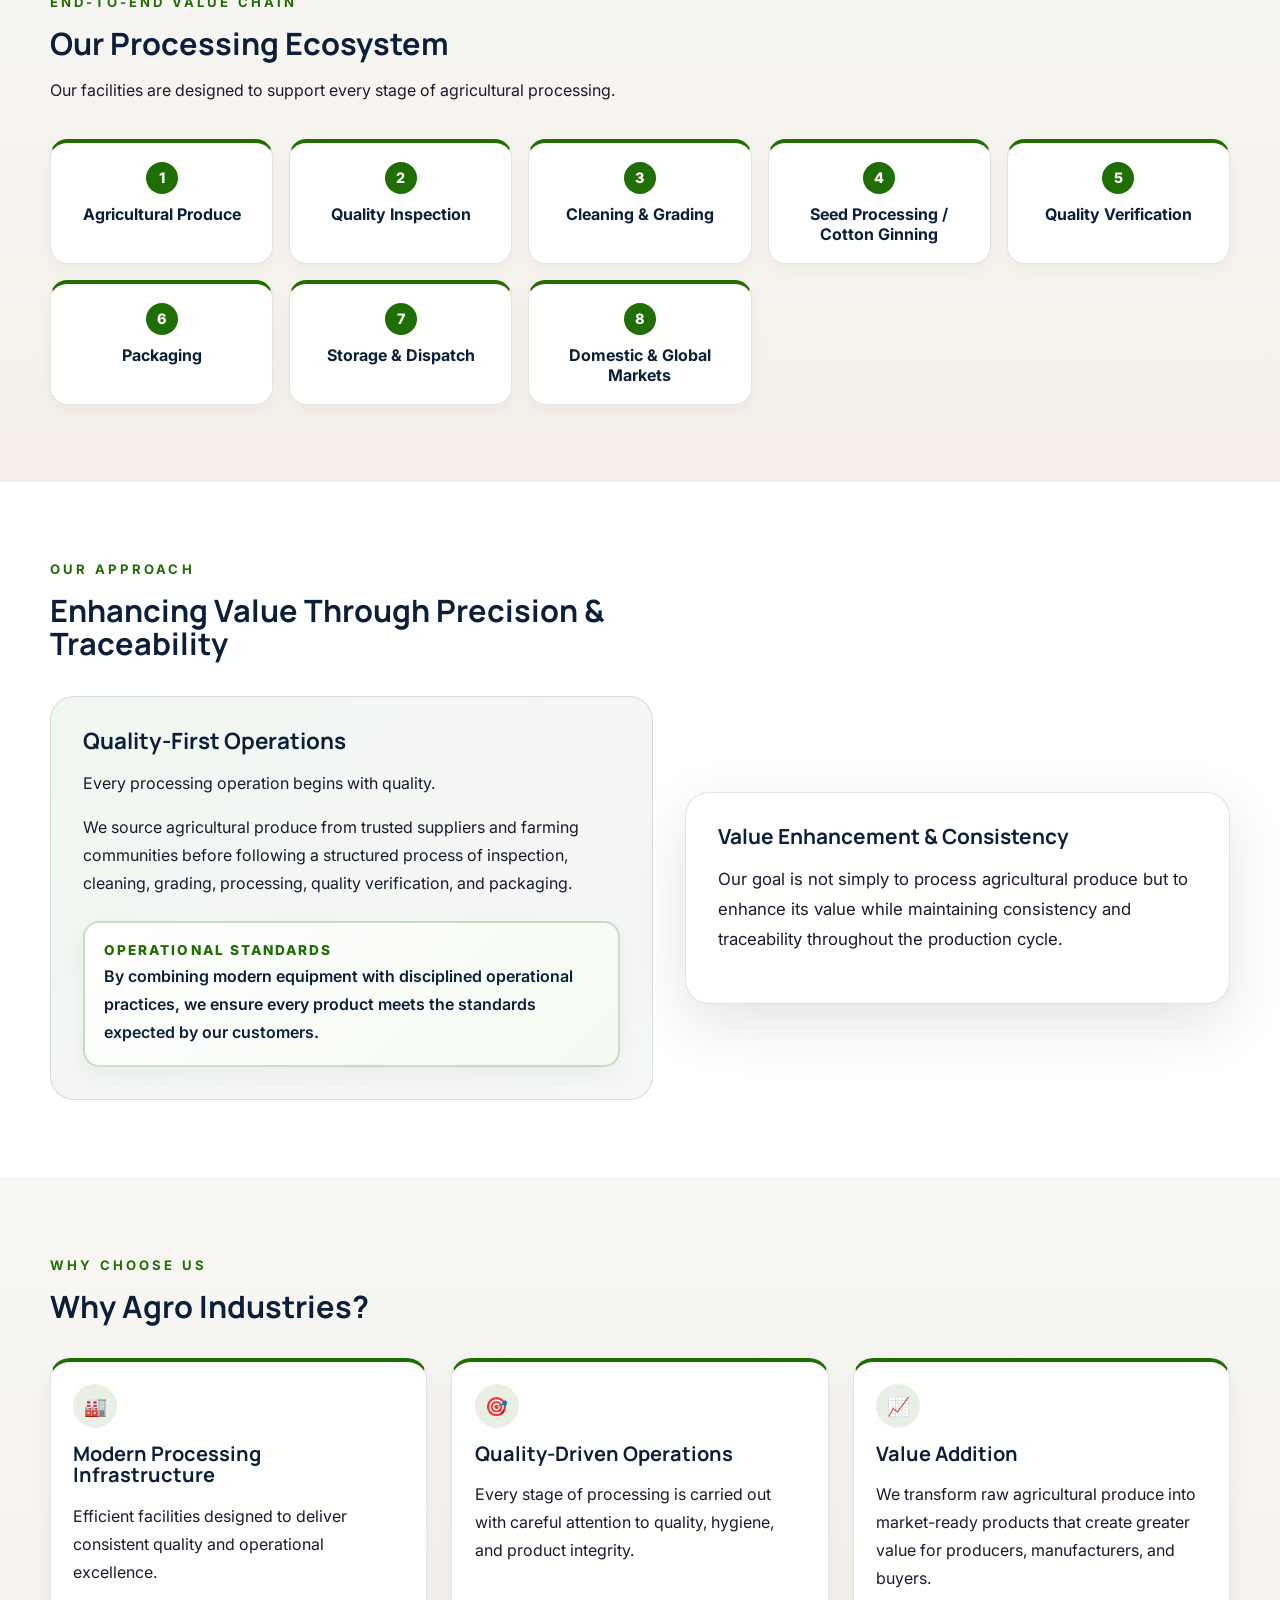
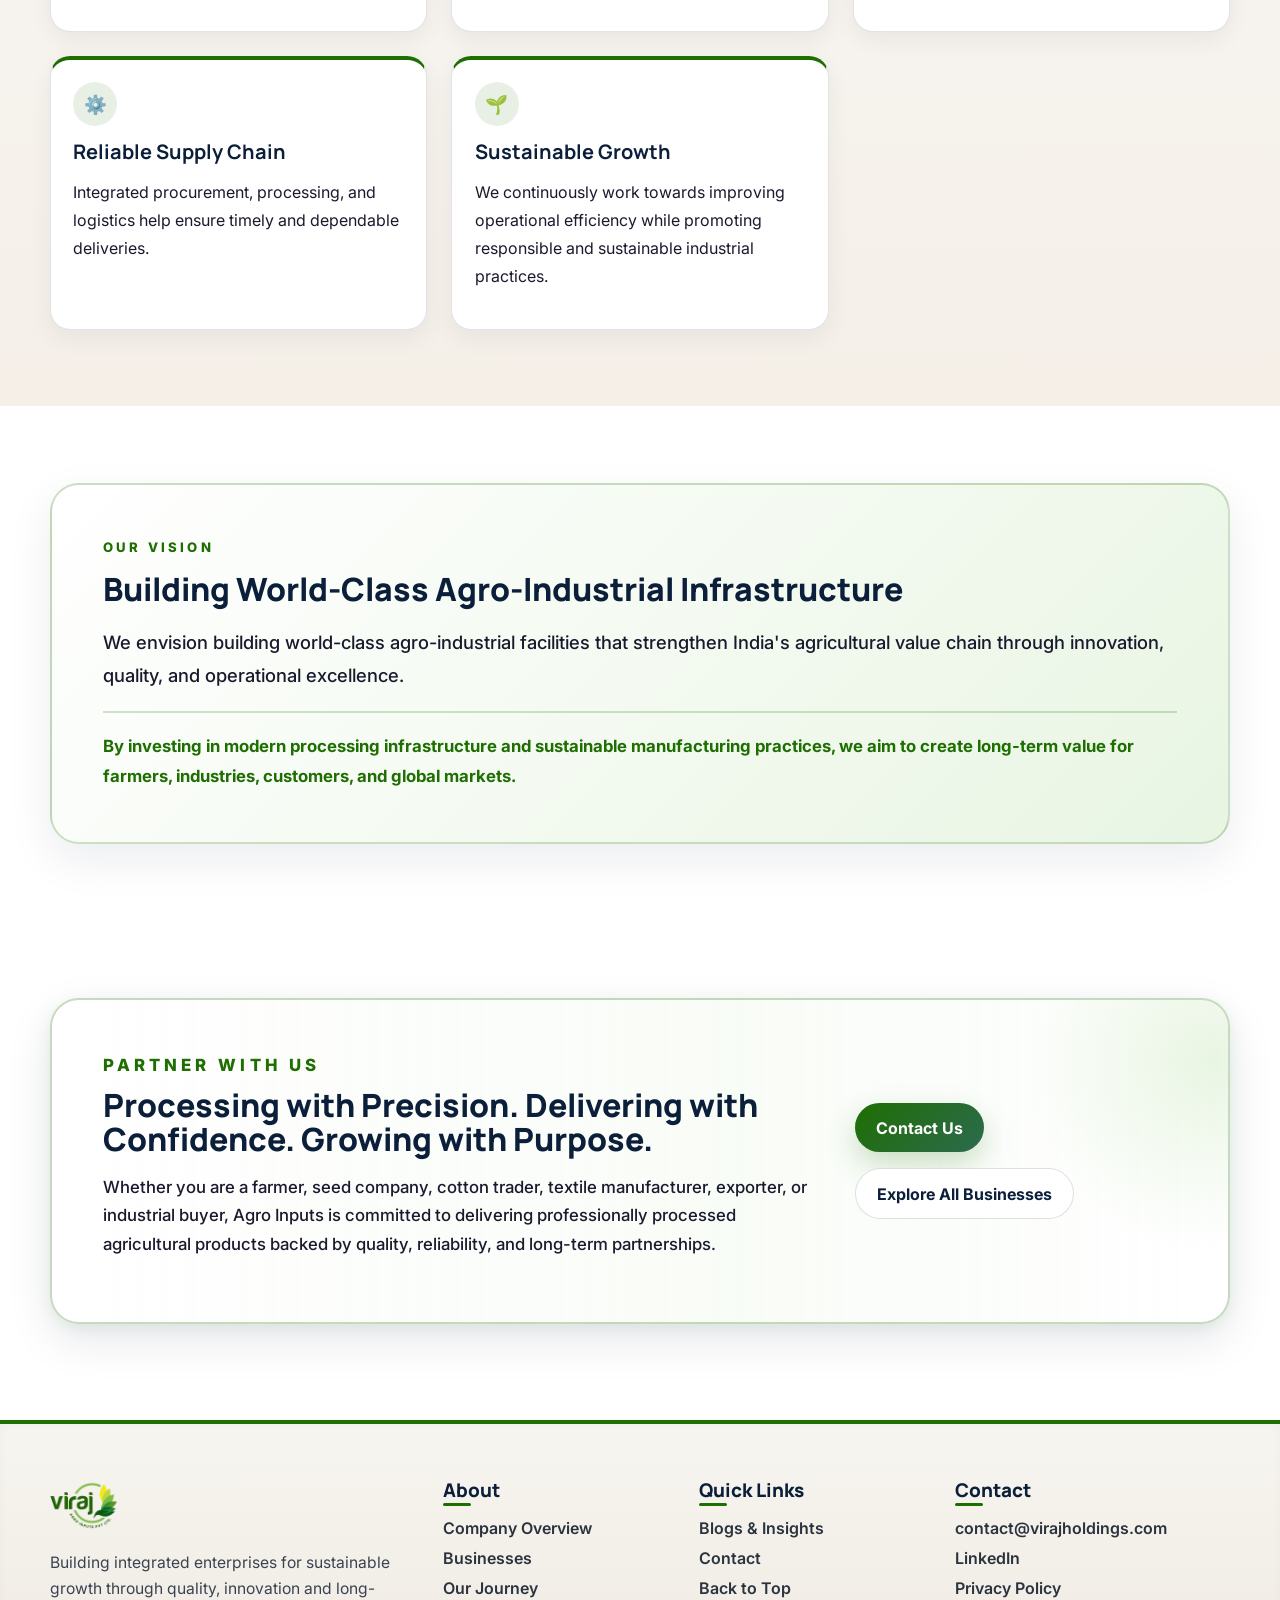
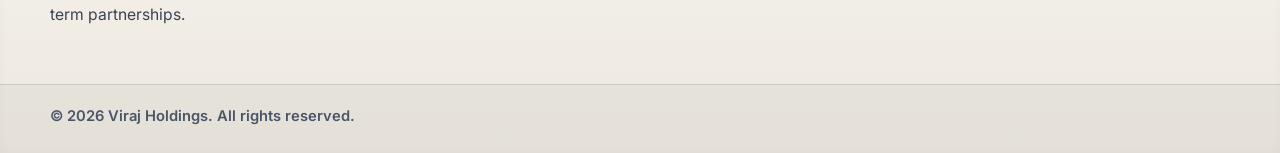
<file: agro-industries.html>
<!DOCTYPE html>
<html lang="en">
  <head>
    <meta charset="UTF-8" />
    <meta name="viewport" content="width=device-width, initial-scale=1.0" />
    <title>Agro Industries | Viraj Holdings</title>
    <meta name="description" content="Agro Industries division transforms agricultural produce into high-quality, market-ready products through modern seed processing, cotton ginning, cleaning, grading, and packaging." />
    <link rel="preconnect" href="https://fonts.googleapis.com" />
    <link rel="preconnect" href="https://fonts.gstatic.com" crossorigin />
    <link href="https://fonts.googleapis.com/css2?family=Inter:wght@400;500;600;700;800&family=Manrope:wght@500;600;700;800&display=swap" rel="stylesheet" />
    <link rel="stylesheet" href="styles.css" />
  </head>
  <body>
    <header class="site-header" id="top">
      <nav class="navbar container">
        <a href="index.html" class="brand" aria-label="Viraj Holdings home">
          <img src="logo.png" alt="Viraj Holdings logo" />
        </a>
        <button class="nav-toggle" aria-label="Open menu" aria-expanded="false">
          <span></span><span></span><span></span>
        </button>
        <div class="nav-links">
          <a href="index.html">Home</a>
          <a href="about.html">About</a>
          <div class="nav-dropdown">
            <button class="dropdown-toggle" type="button" aria-expanded="false" aria-haspopup="true">Businesses</button>
            <div class="dropdown-menu">
              <a href="agro-inputs.html">Agro Inputs</a>
              <a href="commodity-trading.html">Commodity Trading</a>
              <a href="agro-industries.html">Agro Industries</a>
              <a href="export-import.html">Export &amp; Import</a>
              <a href="fmcg.html">FMCG</a>
            </div>
          </div>
          <a href="index.html#Blogs">Blogs</a>
          <a href="index.html#contact">Contact</a>
          <a href="index.html#contact" class="button button-solid nav-cta">Partner With Us</a>
        </div>
      </nav>
    </header>

    <main>
      <!-- Hero Section -->
      <section class="hero business-page-hero agro-industries-hero">
        <div class="hero-overlay"></div>
        <div class="container hero-content business-page-content">
          <div class="hero-copy reveal">
            <div class="page-breadcrumb"><a href="index.html">Home</a><span>/</span><span>Agro Industries</span></div>
            <p class="eyebrow">Business Vertical</p>
            <h1>Agro Industries</h1>
            <p style="font-size: 1.35rem; font-weight: 700; color: var(--yellow); margin-bottom: 0.5rem;">Transforming Agricultural Produce into Value.</p>
            <p class="hero-tagline" style="font-size: 1.1rem; font-weight: 600; color: rgba(255,255,255,.9); margin-bottom: 1rem;">Agriculture creates opportunity. Processing creates value.</p>
            <p class="hero-text">At Agro Inputs, our Agro Industries division is dedicated to transforming agricultural produce into high-quality, market-ready products through modern processing infrastructure, quality-focused operations, and efficient manufacturing practices.</p>
            <p class="hero-text" style="margin-top: 0.8rem;">From seed processing to cotton ginning, we focus on preserving quality, improving efficiency, and creating products that meet the expectations of farmers, industries, and domestic as well as international markets.</p>
            <div class="hero-actions">
              <a href="#overview" class="button button-solid">Discover More</a>
              <a href="mailto:contact@virajholdings.com" class="button button-outline">Get in Touch</a>
            </div>
          </div>
        </div>
      </section>

      <!-- Overview -->
      <section class="section business-page-section" id="overview">
        <div class="container split-grid">
          <div class="about-media reveal-left">
            <img src="assets/agro-industries.svg" alt="Agro Industries operations" loading="lazy" />
          </div>
          <div class="about-copy reveal-right">
            <p class="eyebrow">Overview</p>
            <h2>Bridging Production and Industrial Demand Through Value Addition</h2>
            <div class="feature-text-block">
              <p>Every agricultural product has greater value when it is carefully processed, graded, and prepared for the next stage of the supply chain.</p>
              <p>Our agro-industrial operations bridge the gap between agricultural production and industrial demand by converting raw produce into standardized, quality-assured products ready for distribution, manufacturing, and trade.</p>
              <p>With a strong focus on operational excellence and quality management, we aim to build processing facilities that strengthen agricultural value chains while supporting farmers, manufacturers, and commercial buyers.</p>
            </div>
          </div>
        </div>
      </section>

      <!-- Our Processing Capabilities -->
      <section class="section business-page-section alt-bg" id="capabilities">
        <div class="container">
          <div class="section-heading reveal">
            <p class="eyebrow">Capabilities</p>
            <h2>Our Processing Capabilities</h2>
          </div>
          <div class="card-grid">
            <article class="feature-card reveal">
              <div class="icon-badge">🌱</div>
              <h3>Seed Processing</h3>
              <p style="font-weight: 700; color: var(--green); margin-bottom: 0.5rem; font-size: 0.95rem;">Quality begins long before sowing.</p>
              <p>Our seed processing facilities are designed to clean, grade, treat, and prepare seeds to ensure high standards of purity, germination, and performance.</p>
              <p style="margin-top: 0.6rem;">Through systematic quality control and careful handling, we help deliver seeds that support healthy crop establishment and improved agricultural productivity.</p>
            </article>

            <article class="feature-card reveal">
              <div class="icon-badge">🧵</div>
              <h3>Cotton Ginning</h3>
              <p style="font-weight: 700; color: var(--green); margin-bottom: 0.5rem; font-size: 0.95rem;">Quality cotton starts with efficient processing.</p>
              <p>Our cotton ginning operations separate cotton fibres from seed while preserving fibre quality and minimizing contamination.</p>
              <p style="margin-top: 0.6rem;">By combining efficient processing methods with quality-focused operations, we help prepare cotton that meets the requirements of textile manufacturers, traders, and industrial buyers.</p>
            </article>

            <article class="feature-card reveal">
              <div class="icon-badge">🧼</div>
              <h3>Cleaning & Grading</h3>
              <p>Every commodity is evaluated, cleaned, and graded according to quality standards before moving into storage, processing, or distribution.</p>
              <p style="margin-top: 0.6rem;">This ensures consistency, reliability, and improved market acceptance.</p>
            </article>

            <article class="feature-card reveal">
              <div class="icon-badge">📦</div>
              <h3>Packaging & Handling</h3>
              <p style="font-weight: 700; color: var(--green); margin-bottom: 0.5rem; font-size: 0.95rem;">Proper handling protects product quality.</p>
              <p>Our packaging and handling processes are designed to maintain product integrity while supporting efficient transportation and storage.</p>
            </article>
          </div>
        </div>
      </section>

      <!-- Industries We Support -->
      <section class="section business-page-section" id="industries-we-support">
        <div class="container">
          <div class="section-heading reveal">
            <p class="eyebrow">Industries We Support</p>
            <h2>Serving Key Sectors Across the Ecosystem</h2>
            <p>Our agro-industrial capabilities serve a wide range of industries.</p>
          </div>

          <div style="display: grid; grid-template-columns: repeat(auto-fit, minmax(240px, 1fr)); gap: 1.2rem;" class="reveal">
            <div style="background: white; border: 1px solid var(--border); padding: 1.2rem 1.4rem; border-radius: 1.1rem; display: flex; align-items: center; gap: 1rem; box-shadow: 0 6px 20px rgba(11,31,58,.04); transition: transform 0.3s ease;">
              <span style="font-size: 1.6rem;">🌾</span>
              <span style="font-weight: 700; color: var(--navy); font-size: 1.05rem;">Agriculture</span>
            </div>
            <div style="background: white; border: 1px solid var(--border); padding: 1.2rem 1.4rem; border-radius: 1.1rem; display: flex; align-items: center; gap: 1rem; box-shadow: 0 6px 20px rgba(11,31,58,.04); transition: transform 0.3s ease;">
              <span style="font-size: 1.6rem;">🌱</span>
              <span style="font-weight: 700; color: var(--navy); font-size: 1.05rem;">Seed Companies</span>
            </div>
            <div style="background: white; border: 1px solid var(--border); padding: 1.2rem 1.4rem; border-radius: 1.1rem; display: flex; align-items: center; gap: 1rem; box-shadow: 0 6px 20px rgba(11,31,58,.04); transition: transform 0.3s ease;">
              <span style="font-size: 1.6rem;">🧵</span>
              <span style="font-weight: 700; color: var(--navy); font-size: 1.05rem;">Textile Industry</span>
            </div>
            <div style="background: white; border: 1px solid var(--border); padding: 1.2rem 1.4rem; border-radius: 1.1rem; display: flex; align-items: center; gap: 1rem; box-shadow: 0 6px 20px rgba(11,31,58,.04); transition: transform 0.3s ease;">
              <span style="font-size: 1.6rem;">📦</span>
              <span style="font-weight: 700; color: var(--navy); font-size: 1.05rem;">Cotton Traders</span>
            </div>
            <div style="background: white; border: 1px solid var(--border); padding: 1.2rem 1.4rem; border-radius: 1.1rem; display: flex; align-items: center; gap: 1rem; box-shadow: 0 6px 20px rgba(11,31,58,.04); transition: transform 0.3s ease;">
              <span style="font-size: 1.6rem;">🏬</span>
              <span style="font-weight: 700; color: var(--navy); font-size: 1.05rem;">Commodity Traders</span>
            </div>
            <div style="background: white; border: 1px solid var(--border); padding: 1.2rem 1.4rem; border-radius: 1.1rem; display: flex; align-items: center; gap: 1rem; box-shadow: 0 6px 20px rgba(11,31,58,.04); transition: transform 0.3s ease;">
              <span style="font-size: 1.6rem;">🏭</span>
              <span style="font-weight: 700; color: var(--navy); font-size: 1.05rem;">Food Processing Companies</span>
            </div>
            <div style="background: white; border: 1px solid var(--border); padding: 1.2rem 1.4rem; border-radius: 1.1rem; display: flex; align-items: center; gap: 1rem; box-shadow: 0 6px 20px rgba(11,31,58,.04); transition: transform 0.3s ease;">
              <span style="font-size: 1.6rem;">🛒</span>
              <span style="font-weight: 700; color: var(--navy); font-size: 1.05rem;">FMCG Manufacturers</span>
            </div>
            <div style="background: white; border: 1px solid var(--border); padding: 1.2rem 1.4rem; border-radius: 1.1rem; display: flex; align-items: center; gap: 1rem; box-shadow: 0 6px 20px rgba(11,31,58,.04); transition: transform 0.3s ease;">
              <span style="font-size: 1.6rem;">🚢</span>
              <span style="font-weight: 700; color: var(--navy); font-size: 1.05rem;">Exporters</span>
            </div>
            <div style="background: white; border: 1px solid var(--border); padding: 1.2rem 1.4rem; border-radius: 1.1rem; display: flex; align-items: center; gap: 1rem; box-shadow: 0 6px 20px rgba(11,31,58,.04); transition: transform 0.3s ease;">
              <span style="font-size: 1.6rem;">🏢</span>
              <span style="font-weight: 700; color: var(--navy); font-size: 1.05rem;">Industrial Buyers</span>
            </div>
          </div>
        </div>
      </section>

      <!-- Our Processing Ecosystem -->
      <section class="section business-page-section alt-bg" id="ecosystem">
        <div class="container">
          <div class="section-heading reveal">
            <p class="eyebrow">End-to-End Value Chain</p>
            <h2>Our Processing Ecosystem</h2>
            <p>Our facilities are designed to support every stage of agricultural processing.</p>
          </div>

          <div style="display: grid; grid-template-columns: repeat(auto-fit, minmax(220px, 1fr)); gap: 1rem;" class="reveal">
            <div style="background: white; border: 1px solid var(--border); border-top: 4px solid var(--green); border-radius: 1.1rem; padding: 1.2rem; text-align: center; box-shadow: 0 6px 18px rgba(11,31,58,.04);">
              <span style="display: inline-block; width: 32px; height: 32px; border-radius: 50%; background: var(--green); color: white; font-weight: 800; font-size: 0.9rem; line-height: 32px; margin-bottom: 0.6rem;">1</span>
              <h4 style="margin: 0; font-size: 1rem; color: var(--navy);">Agricultural Produce</h4>
            </div>
            <div style="background: white; border: 1px solid var(--border); border-top: 4px solid var(--green); border-radius: 1.1rem; padding: 1.2rem; text-align: center; box-shadow: 0 6px 18px rgba(11,31,58,.04);">
              <span style="display: inline-block; width: 32px; height: 32px; border-radius: 50%; background: var(--green); color: white; font-weight: 800; font-size: 0.9rem; line-height: 32px; margin-bottom: 0.6rem;">2</span>
              <h4 style="margin: 0; font-size: 1rem; color: var(--navy);">Quality Inspection</h4>
            </div>
            <div style="background: white; border: 1px solid var(--border); border-top: 4px solid var(--green); border-radius: 1.1rem; padding: 1.2rem; text-align: center; box-shadow: 0 6px 18px rgba(11,31,58,.04);">
              <span style="display: inline-block; width: 32px; height: 32px; border-radius: 50%; background: var(--green); color: white; font-weight: 800; font-size: 0.9rem; line-height: 32px; margin-bottom: 0.6rem;">3</span>
              <h4 style="margin: 0; font-size: 1rem; color: var(--navy);">Cleaning & Grading</h4>
            </div>
            <div style="background: white; border: 1px solid var(--border); border-top: 4px solid var(--green); border-radius: 1.1rem; padding: 1.2rem; text-align: center; box-shadow: 0 6px 18px rgba(11,31,58,.04);">
              <span style="display: inline-block; width: 32px; height: 32px; border-radius: 50%; background: var(--green); color: white; font-weight: 800; font-size: 0.9rem; line-height: 32px; margin-bottom: 0.6rem;">4</span>
              <h4 style="margin: 0; font-size: 1rem; color: var(--navy);">Seed Processing / Cotton Ginning</h4>
            </div>
            <div style="background: white; border: 1px solid var(--border); border-top: 4px solid var(--green); border-radius: 1.1rem; padding: 1.2rem; text-align: center; box-shadow: 0 6px 18px rgba(11,31,58,.04);">
              <span style="display: inline-block; width: 32px; height: 32px; border-radius: 50%; background: var(--green); color: white; font-weight: 800; font-size: 0.9rem; line-height: 32px; margin-bottom: 0.6rem;">5</span>
              <h4 style="margin: 0; font-size: 1rem; color: var(--navy);">Quality Verification</h4>
            </div>
            <div style="background: white; border: 1px solid var(--border); border-top: 4px solid var(--green); border-radius: 1.1rem; padding: 1.2rem; text-align: center; box-shadow: 0 6px 18px rgba(11,31,58,.04);">
              <span style="display: inline-block; width: 32px; height: 32px; border-radius: 50%; background: var(--green); color: white; font-weight: 800; font-size: 0.9rem; line-height: 32px; margin-bottom: 0.6rem;">6</span>
              <h4 style="margin: 0; font-size: 1rem; color: var(--navy);">Packaging</h4>
            </div>
            <div style="background: white; border: 1px solid var(--border); border-top: 4px solid var(--green); border-radius: 1.1rem; padding: 1.2rem; text-align: center; box-shadow: 0 6px 18px rgba(11,31,58,.04);">
              <span style="display: inline-block; width: 32px; height: 32px; border-radius: 50%; background: var(--green); color: white; font-weight: 800; font-size: 0.9rem; line-height: 32px; margin-bottom: 0.6rem;">7</span>
              <h4 style="margin: 0; font-size: 1rem; color: var(--navy);">Storage & Dispatch</h4>
            </div>
            <div style="background: white; border: 1px solid var(--border); border-top: 4px solid var(--green); border-radius: 1.1rem; padding: 1.2rem; text-align: center; box-shadow: 0 6px 18px rgba(11,31,58,.04);">
              <span style="display: inline-block; width: 32px; height: 32px; border-radius: 50%; background: var(--green); color: white; font-weight: 800; font-size: 0.9rem; line-height: 32px; margin-bottom: 0.6rem;">8</span>
              <h4 style="margin: 0; font-size: 1rem; color: var(--navy);">Domestic & Global Markets</h4>
            </div>
          </div>
        </div>
      </section>

      <!-- Our Approach -->
      <section class="section business-page-section" id="our-approach">
        <div class="container">
          <div class="section-heading reveal">
            <p class="eyebrow">Our Approach</p>
            <h2>Enhancing Value Through Precision & Traceability</h2>
          </div>
          <div class="split-grid" style="align-items: center;">
            <div class="reveal-left">
              <div style="background: linear-gradient(135deg, rgba(30,110,2,.06), rgba(11,31,58,.04)); border: 1px solid var(--border); border-radius: 1.5rem; padding: 2rem;">
                <h3 style="font-size: 1.4rem; color: var(--navy); margin-bottom: 1rem;">Quality-First Operations</h3>
                <p>Every processing operation begins with quality.</p>
                <p>We source agricultural produce from trusted suppliers and farming communities before following a structured process of inspection, cleaning, grading, processing, quality verification, and packaging.</p>
                <div style="margin-top: 1.5rem; padding: 1.2rem; background: linear-gradient(135deg, #ffffff 0%, #f4faf1 100%); border: 2px solid rgba(30, 110, 2, 0.22); color: var(--navy); border-radius: 1rem; box-shadow: 0 8px 24px rgba(11, 31, 58, 0.05);">
                  <strong style="color: var(--green); display: block; margin-bottom: 0.25rem; font-size: 0.85rem; text-transform: uppercase; letter-spacing: 0.15em; font-weight: 800;">Operational Standards</strong>
                  <p style="color: var(--navy); margin: 0; font-weight: 600;">By combining modern equipment with disciplined operational practices, we ensure every product meets the standards expected by our customers.</p>
                </div>
              </div>
            </div>
            <div class="reveal-right">
              <div style="background: white; border: 1px solid var(--border); padding: 2rem; border-radius: 1.5rem; box-shadow: var(--shadow);">
                <h3 style="color: var(--navy); font-size: 1.3rem; margin-bottom: 1rem;">Value Enhancement & Consistency</h3>
                <p style="font-size: 1.05rem; line-height: 1.8; color: var(--text);">
                  Our goal is not simply to process agricultural produce but to enhance its value while maintaining consistency and traceability throughout the production cycle.
                </p>
              </div>
            </div>
          </div>
        </div>
      </section>

      <!-- Why Agro Industries? -->
      <section class="section business-page-section alt-bg" id="why-choose-us">
        <div class="container">
          <div class="section-heading reveal">
            <p class="eyebrow">Why Choose Us</p>
            <h2>Why Agro Industries?</h2>
          </div>
          
          <div class="card-grid">
            <article class="feature-card reveal" style="border-top: 4px solid var(--green);">
              <div class="icon-badge">🏭</div>
              <h3>Modern Processing Infrastructure</h3>
              <p>Efficient facilities designed to deliver consistent quality and operational excellence.</p>
            </article>

            <article class="feature-card reveal" style="border-top: 4px solid var(--green);">
              <div class="icon-badge">🎯</div>
              <h3>Quality-Driven Operations</h3>
              <p>Every stage of processing is carried out with careful attention to quality, hygiene, and product integrity.</p>
            </article>

            <article class="feature-card reveal" style="border-top: 4px solid var(--green);">
              <div class="icon-badge">📈</div>
              <h3>Value Addition</h3>
              <p>We transform raw agricultural produce into market-ready products that create greater value for producers, manufacturers, and buyers.</p>
            </article>

            <article class="feature-card reveal" style="border-top: 4px solid var(--green);">
              <div class="icon-badge">⚙️</div>
              <h3>Reliable Supply Chain</h3>
              <p>Integrated procurement, processing, and logistics help ensure timely and dependable deliveries.</p>
            </article>

            <article class="feature-card reveal" style="border-top: 4px solid var(--green);">
              <div class="icon-badge">🌱</div>
              <h3>Sustainable Growth</h3>
              <p>We continuously work towards improving operational efficiency while promoting responsible and sustainable industrial practices.</p>
            </article>
          </div>
        </div>
      </section>

      <!-- Our Vision -->
      <section class="section business-page-section" id="our-vision">
        <div class="container">
          <div class="vision-panel reveal" style="background: linear-gradient(135deg, #ffffff 0%, #f4faf1 50%, #e8f5e3 100%); color: var(--navy); border: 2px solid rgba(30, 110, 2, 0.22); border-radius: 1.8rem; padding: clamp(2rem, 4vw, 3.5rem); box-shadow: 0 16px 45px rgba(11, 31, 58, 0.08);">
            <p class="eyebrow" style="color: var(--green); font-weight: 800;">Our Vision</p>
            <h2 style="color: var(--navy); font-size: clamp(1.8rem, 2.5vw, 2.5rem); font-weight: 800; margin-bottom: 1.2rem;">Building World-Class Agro-Industrial Infrastructure</h2>
            <p style="color: var(--text); font-size: 1.15rem; line-height: 1.8; margin-bottom: 1.2rem; font-weight: 500;">
              We envision building world-class agro-industrial facilities that strengthen India's agricultural value chain through innovation, quality, and operational excellence.
            </p>
            <div style="border-top: 2px solid rgba(30, 110, 2, 0.2); padding-top: 1.2rem; margin-top: 1.2rem;">
              <p style="color: var(--green); font-size: 1.05rem; font-weight: 700; margin: 0;">
                By investing in modern processing infrastructure and sustainable manufacturing practices, we aim to create long-term value for farmers, industries, customers, and global markets.
              </p>
            </div>
          </div>
        </div>
      </section>

      <!-- Partner With Us (CTA) -->
      <section class="section cta" id="contact">
        <div class="container cta-box reveal">
          <div style="max-width: 720px;">
            <p class="eyebrow">Partner With Us</p>
            <h2>Processing with Precision. Delivering with Confidence. Growing with Purpose.</h2>
            <p style="margin-top: 1rem; margin-bottom: 0.8rem;">Whether you are a farmer, seed company, cotton trader, textile manufacturer, exporter, or industrial buyer, Agro Inputs is committed to delivering professionally processed agricultural products backed by quality, reliability, and long-term partnerships.</p>
          </div>
          <div class="cta-actions">
            <a href="mailto:contact@virajholdings.com" class="button button-solid">Contact Us</a>
            <a href="index.html#businesses" class="button button-outline light">Explore All Businesses</a>
          </div>
        </div>
      </section>
    </main>

    <footer class="site-footer">
      <div class="container footer-grid">
        <div>
          <a href="index.html" class="brand footer-brand"><img src="logo.png" alt="Viraj Holdings logo" /></a>
          <p>Building integrated enterprises for sustainable growth through quality, innovation and long-term partnerships.</p>
        </div>
        <div>
          <h3>About</h3>
          <ul>
            <li><a href="about.html">Company Overview</a></li>
            <li><a href="index.html#businesses">Businesses</a></li>
            <li><a href="index.html#journey">Our Journey</a></li>
          </ul>
        </div>
        <div>
          <h3>Quick Links</h3>
          <ul>
            <li><a href="index.html#Blogs">Blogs & Insights</a></li>
            <li><a href="index.html#contact">Contact</a></li>
            <li><a href="#top">Back to Top</a></li>
          </ul>
        </div>
        <div>
          <h3>Contact</h3>
          <ul>
            <li><a href="mailto:contact@virajholdings.com">contact@virajholdings.com</a></li>
            <li><a href="https://www.linkedin.com" target="_blank" rel="noreferrer">LinkedIn</a></li>
            <li><a href="#">Privacy Policy</a></li>
          </ul>
        </div>
      </div>
      <div class="footer-bottom"><div class="container"><p>© 2026 Viraj Holdings. All rights reserved.</p></div></div>
    </footer>

    <script src="script.js"></script>
  </body>
</html>
</file>
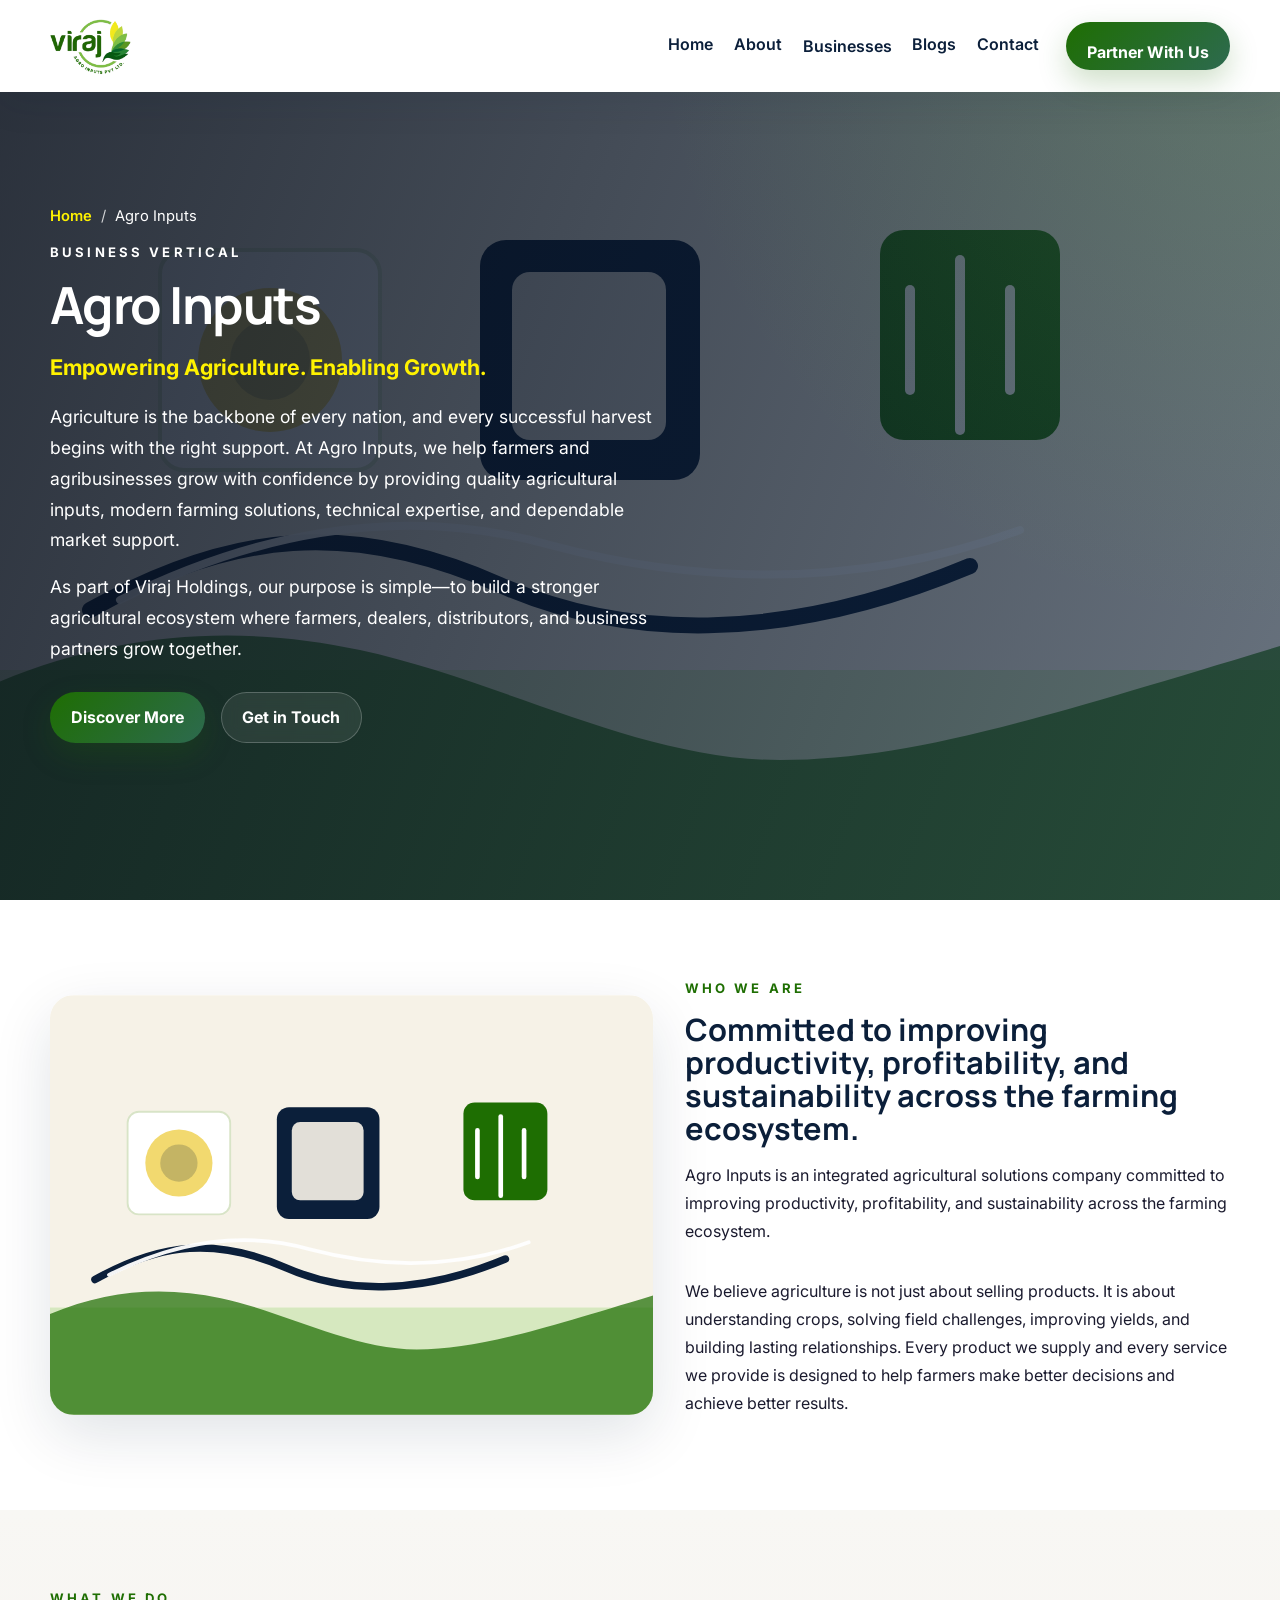
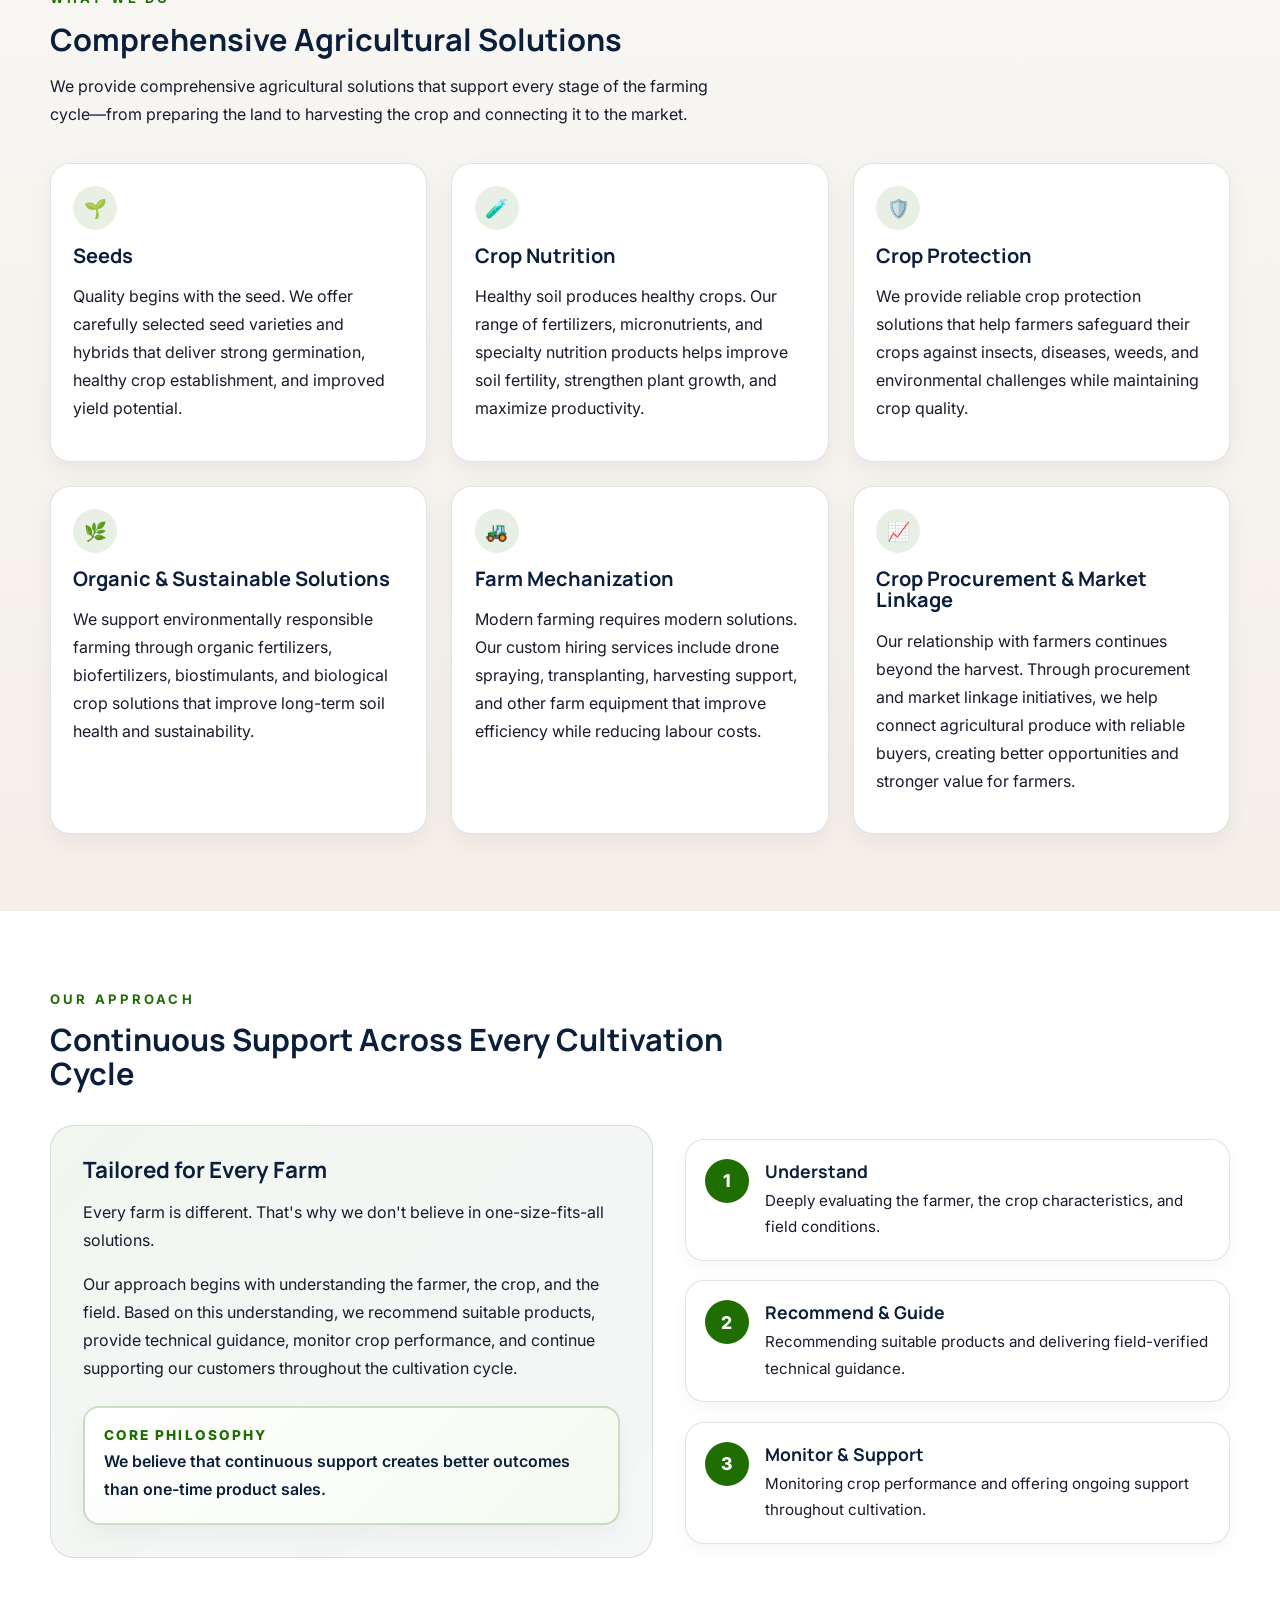
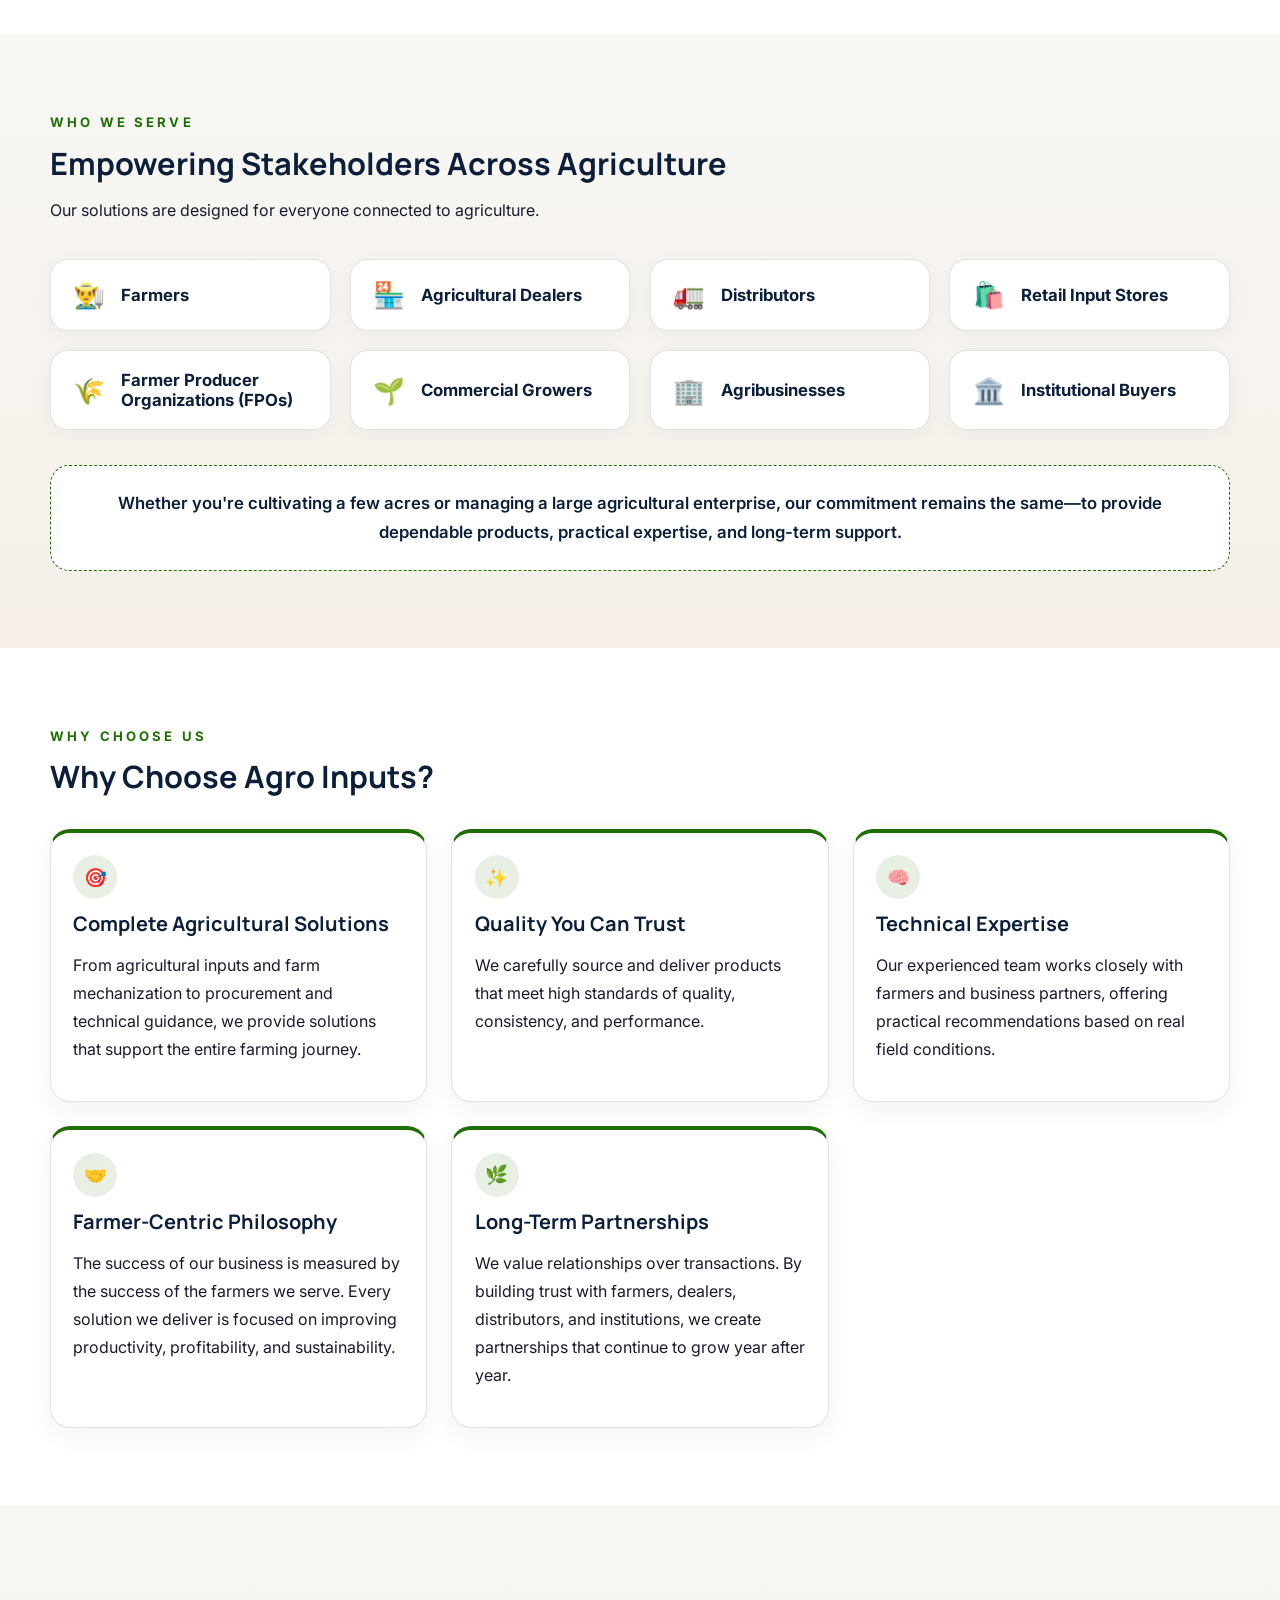
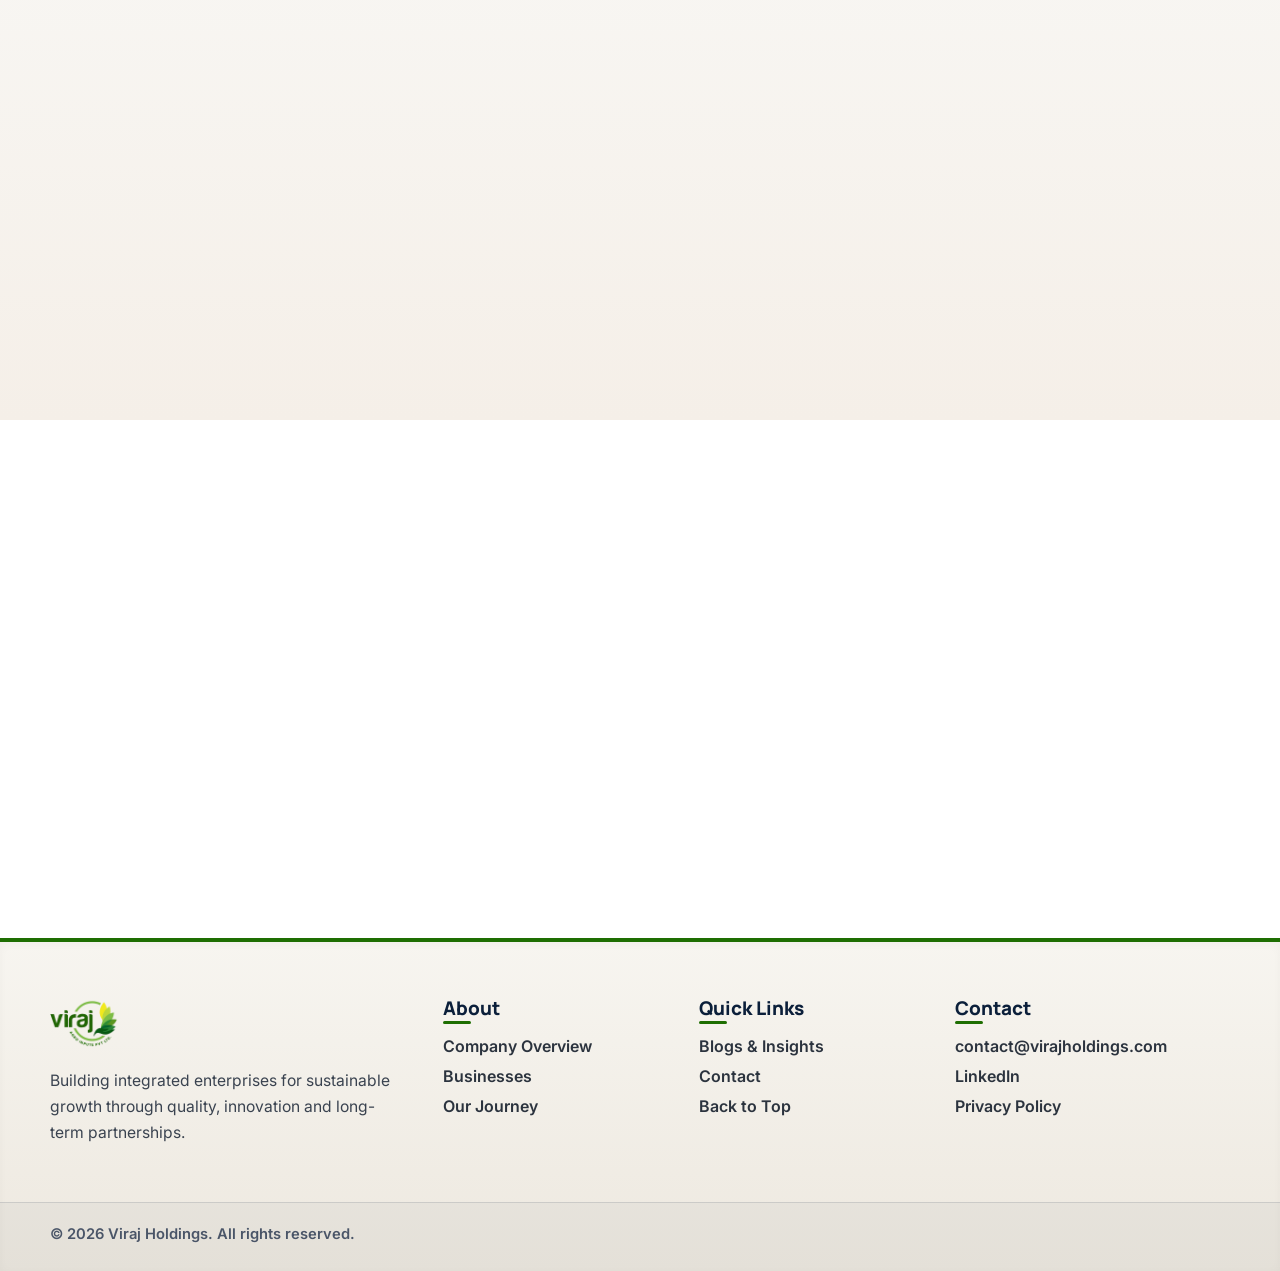
<file: agro-inputs.html>
<!DOCTYPE html>
<html lang="en">

<head>
  <meta charset="UTF-8" />
  <meta name="viewport" content="width=device-width, initial-scale=1.0" />
  <title>Agro Inputs | Viraj Holdings</title>
  <meta name="description"
    content="Agro Inputs empowers agriculture by providing quality seeds, crop nutrition, crop protection, sustainable solutions, farm mechanization, and market linkage." />
  <link rel="preconnect" href="https://fonts.googleapis.com" />
  <link rel="preconnect" href="https://fonts.gstatic.com" crossorigin />
  <link
    href="https://fonts.googleapis.com/css2?family=Inter:wght@400;500;600;700;800&family=Manrope:wght@500;600;700;800&display=swap"
    rel="stylesheet" />
  <link rel="stylesheet" href="styles.css" />
</head>

<body>
  <header class="site-header" id="top">
    <nav class="navbar container">
      <a href="index.html" class="brand" aria-label="Viraj Holdings home">
        <img src="logo.png" alt="Viraj Holdings logo" />
      </a>
      <button class="nav-toggle" aria-label="Open menu" aria-expanded="false">
        <span></span><span></span><span></span>
      </button>
      <div class="nav-links">
        <a href="index.html">Home</a>
        <a href="about.html">About</a>
        <div class="nav-dropdown">
          <button class="dropdown-toggle" type="button" aria-expanded="false" aria-haspopup="true">Businesses</button>
          <div class="dropdown-menu">
            <a href="agro-inputs.html">Agro Inputs</a>
            <a href="commodity-trading.html">Commodity Trading</a>
            <a href="agro-industries.html">Agro Industries</a>
            <a href="export-import.html">Export &amp; Import</a>
            <a href="fmcg.html">FMCG</a>
          </div>
        </div>
        <a href="index.html#Blogs">Blogs</a>
        <a href="index.html#contact">Contact</a>
        <a href="index.html#contact" class="button button-solid nav-cta">Partner With Us</a>
      </div>
    </nav>
  </header>

  <main>
    <!-- Hero Section -->
    <section class="hero business-page-hero agro-hero">
      <div class="hero-overlay"></div>
      <div class="container hero-content business-page-content">
        <div class="hero-copy reveal">
          <div class="page-breadcrumb"><a href="index.html">Home</a><span>/</span><span>Agro Inputs</span></div>
          <p class="eyebrow">Business Vertical</p>
          <h1>Agro Inputs</h1>
          <p class="hero-tagline"
            style="font-size: 1.35rem; font-weight: 700; color: var(--yellow); margin-bottom: 1rem;">Empowering
            Agriculture. Enabling Growth.</p>
          <p class="hero-text">Agriculture is the backbone of every nation, and every successful harvest begins with the
            right support. At Agro Inputs, we help farmers and agribusinesses grow with confidence by providing quality
            agricultural inputs, modern farming solutions, technical expertise, and dependable market support.</p>
          <p class="hero-text" style="margin-top: 0.8rem;">As part of Viraj Holdings, our purpose is simple—to build a
            stronger agricultural ecosystem where farmers, dealers, distributors, and business partners grow together.
          </p>
          <div class="hero-actions">
            <a href="#who-we-are" class="button button-solid">Discover More</a>
            <a href="mailto:contact@virajholdings.com" class="button button-outline">Get in Touch</a>
          </div>
        </div>
      </div>
    </section>

    <!-- Who We Are -->
    <section class="section business-page-section" id="who-we-are">
      <div class="container split-grid">
        <div class="about-media reveal-left">
          <img src="assets/agro-inputs.svg" alt="Agro Inputs operations" loading="lazy" />
        </div>
        <div class="about-copy reveal-right">
          <p class="eyebrow">Who We Are</p>
          <h2>Committed to improving productivity, profitability, and sustainability across the farming ecosystem.</h2>
          <div class="feature-text-block">
            <p>Agro Inputs is an integrated agricultural solutions company committed to improving productivity,
              profitability, and sustainability across the farming ecosystem.</p>
            <p>We believe agriculture is not just about selling products. It is about understanding crops, solving field
              challenges, improving yields, and building lasting relationships. Every product we supply and every
              service we provide is designed to help farmers make better decisions and achieve better results.</p>
          </div>
        </div>
      </div>
    </section>

    <!-- What We Do -->
    <section class="section business-page-section alt-bg" id="what-we-do">
      <div class="container">
        <div class="section-heading reveal">
          <p class="eyebrow">What We Do</p>
          <h2>Comprehensive Agricultural Solutions</h2>
          <p>We provide comprehensive agricultural solutions that support every stage of the farming cycle—from
            preparing the land to harvesting the crop and connecting it to the market.</p>
        </div>
        <div class="card-grid">
          <article class="feature-card reveal">
            <div class="icon-badge">🌱</div>
            <h3>Seeds</h3>
            <p>Quality begins with the seed. We offer carefully selected seed varieties and hybrids that deliver strong
              germination, healthy crop establishment, and improved yield potential.</p>
          </article>

          <article class="feature-card reveal">
            <div class="icon-badge">🧪</div>
            <h3>Crop Nutrition</h3>
            <p>Healthy soil produces healthy crops. Our range of fertilizers, micronutrients, and specialty nutrition
              products helps improve soil fertility, strengthen plant growth, and maximize productivity.</p>
          </article>

          <article class="feature-card reveal">
            <div class="icon-badge">🛡️</div>
            <h3>Crop Protection</h3>
            <p>We provide reliable crop protection solutions that help farmers safeguard their crops against insects,
              diseases, weeds, and environmental challenges while maintaining crop quality.</p>
          </article>

          <article class="feature-card reveal">
            <div class="icon-badge">🌿</div>
            <h3>Organic & Sustainable Solutions</h3>
            <p>We support environmentally responsible farming through organic fertilizers, biofertilizers,
              biostimulants, and biological crop solutions that improve long-term soil health and sustainability.</p>
          </article>

          <article class="feature-card reveal">
            <div class="icon-badge">🚜</div>
            <h3>Farm Mechanization</h3>
            <p>Modern farming requires modern solutions. Our custom hiring services include drone spraying,
              transplanting, harvesting support, and other farm equipment that improve efficiency while reducing labour
              costs.</p>
          </article>

          <article class="feature-card reveal">
            <div class="icon-badge">📈</div>
            <h3>Crop Procurement & Market Linkage</h3>
            <p>Our relationship with farmers continues beyond the harvest. Through procurement and market linkage
              initiatives, we help connect agricultural produce with reliable buyers, creating better opportunities and
              stronger value for farmers.</p>
          </article>
        </div>
      </div>
    </section>

    <!-- Our Approach -->
    <section class="section business-page-section" id="our-approach">
      <div class="container">
        <div class="section-heading reveal">
          <p class="eyebrow">Our Approach</p>
          <h2>Continuous Support Across Every Cultivation Cycle</h2>
        </div>
        <div class="split-grid" style="align-items: center;">
          <div class="reveal-left">
            <div
              style="background: linear-gradient(135deg, rgba(30,110,2,.06), rgba(11,31,58,.04)); border: 1px solid var(--border); border-radius: 1.5rem; padding: 2rem;">
              <h3 style="font-size: 1.4rem; color: var(--navy); margin-bottom: 1rem;">Tailored for Every Farm</h3>
              <p>Every farm is different. That's why we don't believe in one-size-fits-all solutions.</p>
              <p>Our approach begins with understanding the farmer, the crop, and the field. Based on this
                understanding, we recommend suitable products, provide technical guidance, monitor crop performance, and
                continue supporting our customers throughout the cultivation cycle.</p>
              <div
                style="margin-top: 1.5rem; padding: 1.2rem; background: linear-gradient(135deg, #ffffff 0%, #f4faf1 100%); border: 2px solid rgba(30, 110, 2, 0.22); color: var(--navy); border-radius: 1rem; box-shadow: 0 8px 24px rgba(11, 31, 58, 0.05);">
                <strong
                  style="color: var(--green); display: block; margin-bottom: 0.25rem; font-size: 0.85rem; text-transform: uppercase; letter-spacing: 0.15em; font-weight: 800;">Core
                  Philosophy</strong>
                <p style="color: var(--navy); margin: 0; font-weight: 600;">We believe that continuous support creates
                  better outcomes than one-time product sales.</p>
              </div>
            </div>
          </div>
          <div class="reveal-right">
            <div style="display: grid; gap: 1.2rem;">
              <div
                style="display: flex; gap: 1rem; align-items: flex-start; padding: 1.2rem; background: white; border: 1px solid var(--border); border-radius: 1.2rem; box-shadow: 0 6px 18px rgba(11,31,58,.04);">
                <div
                  style="min-width: 44px; height: 44px; border-radius: 50%; background: var(--green); color: white; display: flex; align-items: center; justify-content: center; font-weight: 800; font-size: 1.1rem;">
                  1</div>
                <div>
                  <h4
                    style="margin: 0 0 0.3rem; font-family: 'Manrope', sans-serif; font-size: 1.1rem; color: var(--navy);">
                    Understand</h4>
                  <p style="margin: 0; font-size: 0.95rem; color: var(--text);">Deeply evaluating the farmer, the crop
                    characteristics, and field conditions.</p>
                </div>
              </div>
              <div
                style="display: flex; gap: 1rem; align-items: flex-start; padding: 1.2rem; background: white; border: 1px solid var(--border); border-radius: 1.2rem; box-shadow: 0 6px 18px rgba(11,31,58,.04);">
                <div
                  style="min-width: 44px; height: 44px; border-radius: 50%; background: var(--green); color: white; display: flex; align-items: center; justify-content: center; font-weight: 800; font-size: 1.1rem;">
                  2</div>
                <div>
                  <h4
                    style="margin: 0 0 0.3rem; font-family: 'Manrope', sans-serif; font-size: 1.1rem; color: var(--navy);">
                    Recommend & Guide</h4>
                  <p style="margin: 0; font-size: 0.95rem; color: var(--text);">Recommending suitable products and
                    delivering field-verified technical guidance.</p>
                </div>
              </div>
              <div
                style="display: flex; gap: 1rem; align-items: flex-start; padding: 1.2rem; background: white; border: 1px solid var(--border); border-radius: 1.2rem; box-shadow: 0 6px 18px rgba(11,31,58,.04);">
                <div
                  style="min-width: 44px; height: 44px; border-radius: 50%; background: var(--green); color: white; display: flex; align-items: center; justify-content: center; font-weight: 800; font-size: 1.1rem;">
                  3</div>
                <div>
                  <h4
                    style="margin: 0 0 0.3rem; font-family: 'Manrope', sans-serif; font-size: 1.1rem; color: var(--navy);">
                    Monitor & Support</h4>
                  <p style="margin: 0; font-size: 0.95rem; color: var(--text);">Monitoring crop performance and offering
                    ongoing support throughout cultivation.</p>
                </div>
              </div>
            </div>
          </div>
        </div>
      </div>
    </section>

    <!-- Who We Serve -->
    <section class="section business-page-section alt-bg" id="who-we-serve">
      <div class="container">
        <div class="section-heading reveal">
          <p class="eyebrow">Who We Serve</p>
          <h2>Empowering Stakeholders Across Agriculture</h2>
          <p>Our solutions are designed for everyone connected to agriculture.</p>
        </div>

        <div style="display: grid; grid-template-columns: repeat(auto-fit, minmax(240px, 1fr)); gap: 1.2rem;"
          class="reveal">
          <div
            style="background: white; border: 1px solid var(--border); padding: 1.2rem 1.4rem; border-radius: 1.1rem; display: flex; align-items: center; gap: 1rem; box-shadow: 0 6px 20px rgba(11,31,58,.04); transition: transform 0.3s ease;">
            <span style="font-size: 1.6rem;">👨‍🌾</span>
            <span style="font-weight: 700; color: var(--navy); font-size: 1.05rem;">Farmers</span>
          </div>
          <div
            style="background: white; border: 1px solid var(--border); padding: 1.2rem 1.4rem; border-radius: 1.1rem; display: flex; align-items: center; gap: 1rem; box-shadow: 0 6px 20px rgba(11,31,58,.04); transition: transform 0.3s ease;">
            <span style="font-size: 1.6rem;">🏪</span>
            <span style="font-weight: 700; color: var(--navy); font-size: 1.05rem;">Agricultural Dealers</span>
          </div>
          <div
            style="background: white; border: 1px solid var(--border); padding: 1.2rem 1.4rem; border-radius: 1.1rem; display: flex; align-items: center; gap: 1rem; box-shadow: 0 6px 20px rgba(11,31,58,.04); transition: transform 0.3s ease;">
            <span style="font-size: 1.6rem;">🚛</span>
            <span style="font-weight: 700; color: var(--navy); font-size: 1.05rem;">Distributors</span>
          </div>
          <div
            style="background: white; border: 1px solid var(--border); padding: 1.2rem 1.4rem; border-radius: 1.1rem; display: flex; align-items: center; gap: 1rem; box-shadow: 0 6px 20px rgba(11,31,58,.04); transition: transform 0.3s ease;">
            <span style="font-size: 1.6rem;">🛍️</span>
            <span style="font-weight: 700; color: var(--navy); font-size: 1.05rem;">Retail Input Stores</span>
          </div>
          <div
            style="background: white; border: 1px solid var(--border); padding: 1.2rem 1.4rem; border-radius: 1.1rem; display: flex; align-items: center; gap: 1rem; box-shadow: 0 6px 20px rgba(11,31,58,.04); transition: transform 0.3s ease;">
            <span style="font-size: 1.6rem;">🌾</span>
            <span style="font-weight: 700; color: var(--navy); font-size: 1.05rem;">Farmer Producer Organizations
              (FPOs)</span>
          </div>
          <div
            style="background: white; border: 1px solid var(--border); padding: 1.2rem 1.4rem; border-radius: 1.1rem; display: flex; align-items: center; gap: 1rem; box-shadow: 0 6px 20px rgba(11,31,58,.04); transition: transform 0.3s ease;">
            <span style="font-size: 1.6rem;">🌱</span>
            <span style="font-weight: 700; color: var(--navy); font-size: 1.05rem;">Commercial Growers</span>
          </div>
          <div
            style="background: white; border: 1px solid var(--border); padding: 1.2rem 1.4rem; border-radius: 1.1rem; display: flex; align-items: center; gap: 1rem; box-shadow: 0 6px 20px rgba(11,31,58,.04); transition: transform 0.3s ease;">
            <span style="font-size: 1.6rem;">🏢</span>
            <span style="font-weight: 700; color: var(--navy); font-size: 1.05rem;">Agribusinesses</span>
          </div>
          <div
            style="background: white; border: 1px solid var(--border); padding: 1.2rem 1.4rem; border-radius: 1.1rem; display: flex; align-items: center; gap: 1rem; box-shadow: 0 6px 20px rgba(11,31,58,.04); transition: transform 0.3s ease;">
            <span style="font-size: 1.6rem;">🏛️</span>
            <span style="font-weight: 700; color: var(--navy); font-size: 1.05rem;">Institutional Buyers</span>
          </div>
        </div>

        <div
          style="margin-top: 2.2rem; text-align: center; background: white; border: 1px dashed var(--green); padding: 1.4rem 2rem; border-radius: 1.2rem;"
          class="reveal">
          <p style="margin: 0; font-size: 1.05rem; font-weight: 600; color: var(--heading);">
            Whether you're cultivating a few acres or managing a large agricultural enterprise, our commitment remains
            the same—to provide dependable products, practical expertise, and long-term support.
          </p>
        </div>
      </div>
    </section>

    <!-- Why Choose Agro Inputs? -->
    <section class="section business-page-section" id="why-choose-us">
      <div class="container">
        <div class="section-heading reveal">
          <p class="eyebrow">Why Choose Us</p>
          <h2>Why Choose Agro Inputs?</h2>
        </div>

        <div class="card-grid">
          <article class="feature-card reveal" style="border-top: 4px solid var(--green);">
            <div class="icon-badge">🎯</div>
            <h3>Complete Agricultural Solutions</h3>
            <p>From agricultural inputs and farm mechanization to procurement and technical guidance, we provide
              solutions that support the entire farming journey.</p>
          </article>

          <article class="feature-card reveal" style="border-top: 4px solid var(--green);">
            <div class="icon-badge">✨</div>
            <h3>Quality You Can Trust</h3>
            <p>We carefully source and deliver products that meet high standards of quality, consistency, and
              performance.</p>
          </article>

          <article class="feature-card reveal" style="border-top: 4px solid var(--green);">
            <div class="icon-badge">🧠</div>
            <h3>Technical Expertise</h3>
            <p>Our experienced team works closely with farmers and business partners, offering practical recommendations
              based on real field conditions.</p>
          </article>

          <article class="feature-card reveal" style="border-top: 4px solid var(--green);">
            <div class="icon-badge">🤝</div>
            <h3>Farmer-Centric Philosophy</h3>
            <p>The success of our business is measured by the success of the farmers we serve. Every solution we deliver
              is focused on improving productivity, profitability, and sustainability.</p>
          </article>

          <article class="feature-card reveal" style="border-top: 4px solid var(--green);">
            <div class="icon-badge">🌿</div>
            <h3>Long-Term Partnerships</h3>
            <p>We value relationships over transactions. By building trust with farmers, dealers, distributors, and
              institutions, we create partnerships that continue to grow year after year.</p>
          </article>
        </div>
      </div>
    </section>

    <!-- Our Vision -->
    <section class="section business-page-section alt-bg" id="our-vision">
      <div class="container">
        <div class="vision-panel reveal"
          style="background: linear-gradient(135deg, #ffffff 0%, #f4faf1 50%, #e8f5e3 100%); color: var(--navy); border: 2px solid rgba(30, 110, 2, 0.22); border-radius: 1.8rem; padding: clamp(2rem, 4vw, 3.5rem); box-shadow: 0 16px 45px rgba(11, 31, 58, 0.08);">
          <p class="eyebrow" style="color: var(--green); font-weight: 800;">Our Vision</p>
          <h2
            style="color: var(--navy); font-size: clamp(1.8rem, 2.5vw, 2.5rem); font-weight: 800; margin-bottom: 1.2rem;">
            Building a Stronger & Sustainable Agricultural Future</h2>
          <p style="color: var(--text); font-size: 1.15rem; line-height: 1.8; margin-bottom: 1.2rem; font-weight: 500;">
            We envision an agricultural future where innovation, sustainability, and collaboration work together to
            create stronger farms, resilient supply chains, and globally competitive agricultural businesses.
          </p>
          <div style="border-top: 2px solid rgba(30, 110, 2, 0.2); padding-top: 1.2rem; margin-top: 1.2rem;">
            <p style="color: var(--green); font-size: 1.05rem; font-weight: 700; margin: 0;">
              Our goal is to become a trusted agricultural solutions partner that contributes to the growth of Indian
              agriculture while creating long-term value for every stakeholder we serve.
            </p>
          </div>
        </div>
      </div>
    </section>

    <!-- Let's Grow Together (CTA) -->
    <section class="section cta" id="contact">
      <div class="container cta-box reveal">
        <div style="max-width: 720px;">
          <p class="eyebrow">Let's Grow Together</p>
          <h2>Together, Let's Cultivate a Stronger Future</h2>
          <p style="margin-bottom: 0.8rem;">Agriculture thrives through collaboration. Whether you're a farmer looking
            for reliable crop solutions, a dealer expanding your product portfolio, a distributor seeking dependable
            partnerships, or an agribusiness exploring new opportunities, Agro Inputs is ready to grow with you.</p>
          <p style="font-weight: 700; color: var(--green); margin: 0;">Together, let's cultivate stronger farms,
            stronger businesses, and a stronger future.</p>
        </div>
        <div class="cta-actions">
          <a href="mailto:contact@virajholdings.com" class="button button-solid">Contact Us</a>
          <a href="index.html#businesses" class="button button-outline light">Explore All Businesses</a>
        </div>
      </div>
    </section>
  </main>

  <footer class="site-footer">
    <div class="container footer-grid">
      <div>
        <a href="index.html" class="brand footer-brand"><img src="logo.png" alt="Viraj Holdings logo" /></a>
        <p>Building integrated enterprises for sustainable growth through quality, innovation and long-term
          partnerships.</p>
      </div>
      <div>
        <h3>About</h3>
        <ul>
          <li><a href="about.html">Company Overview</a></li>
          <li><a href="index.html#businesses">Businesses</a></li>
          <li><a href="index.html#journey">Our Journey</a></li>
        </ul>
      </div>
      <div>
        <h3>Quick Links</h3>
        <ul>
          <li><a href="index.html#Blogs">Blogs & Insights</a></li>
          <li><a href="index.html#contact">Contact</a></li>
          <li><a href="#top">Back to Top</a></li>
        </ul>
      </div>
      <div>
        <h3>Contact</h3>
        <ul>
          <li><a href="mailto:contact@virajholdings.com">contact@virajholdings.com</a></li>
          <li><a href="https://www.linkedin.com" target="_blank" rel="noreferrer">LinkedIn</a></li>
          <li><a href="#">Privacy Policy</a></li>
        </ul>
      </div>
    </div>
    <div class="footer-bottom">
      <div class="container">
        <p>© 2026 Viraj Holdings. All rights reserved.</p>
      </div>
    </div>
  </footer>

  <script src="script.js"></script>
</body>

</html>
</file>
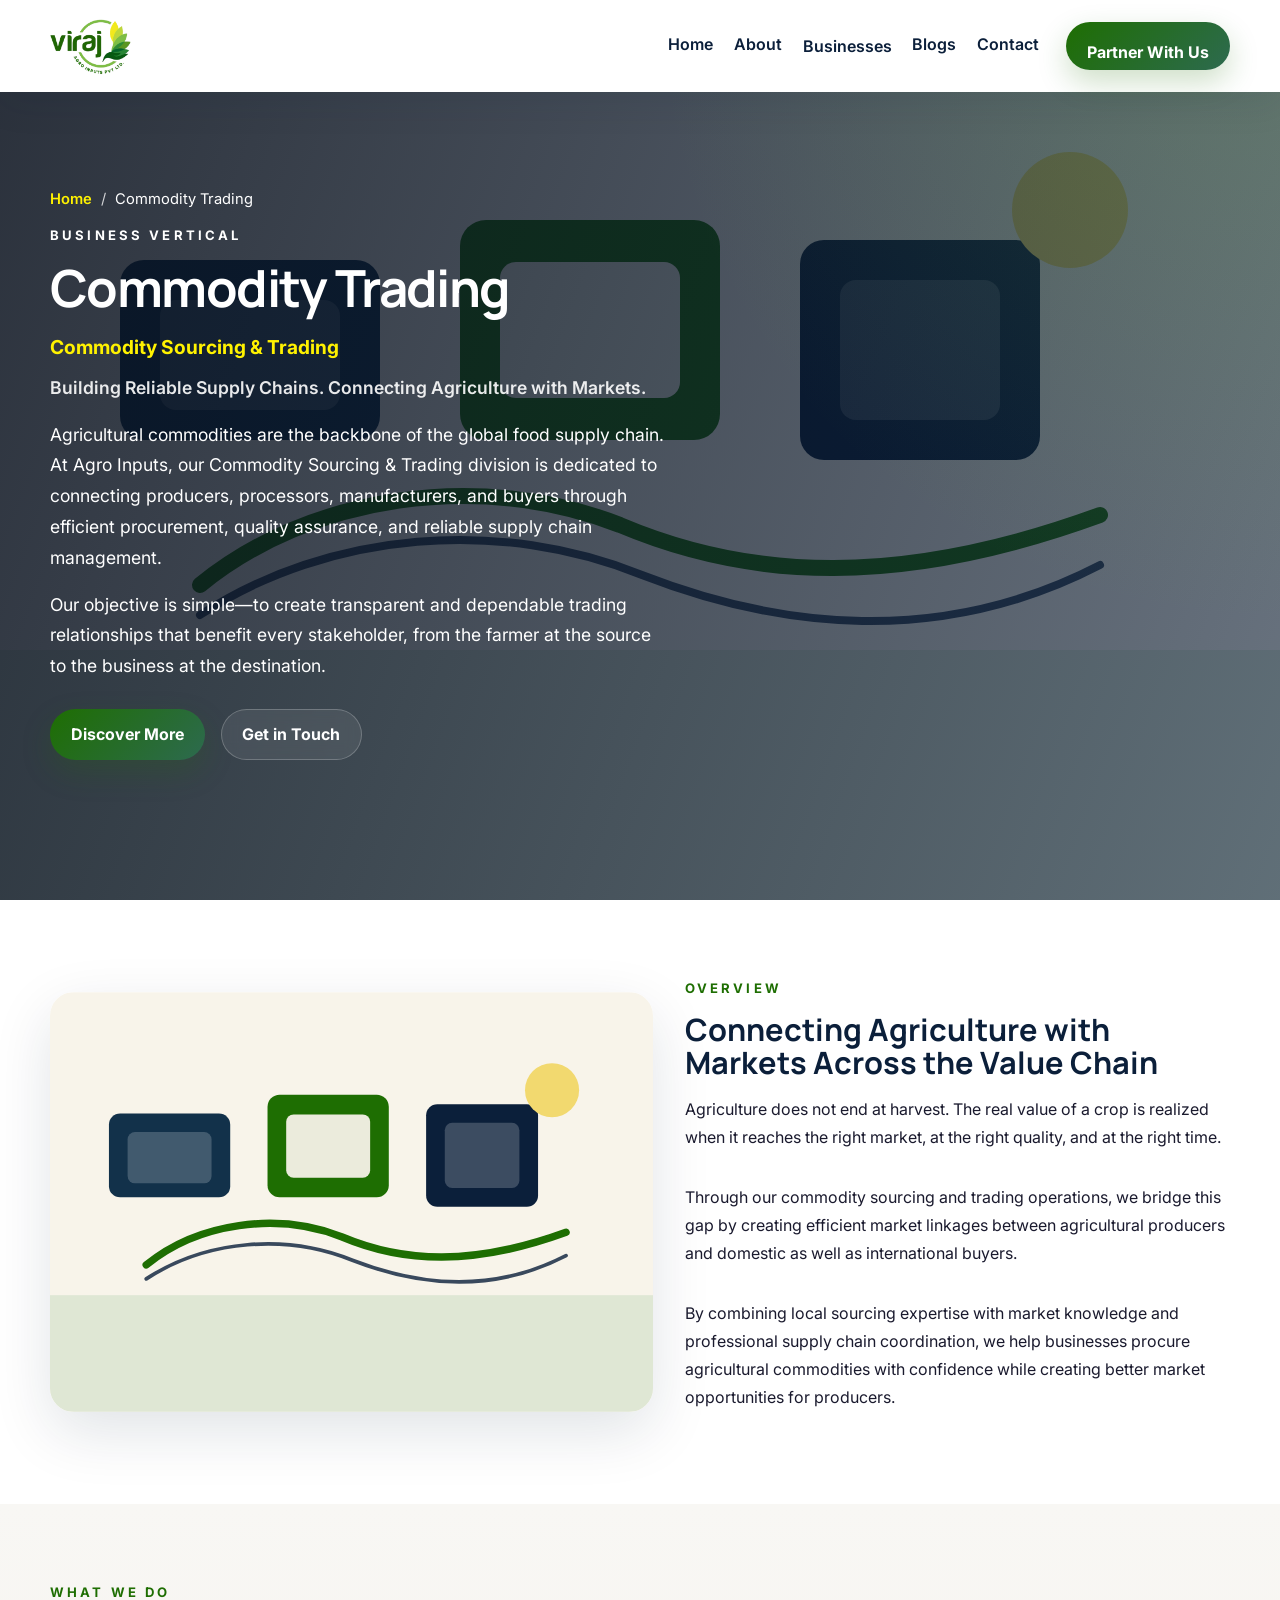
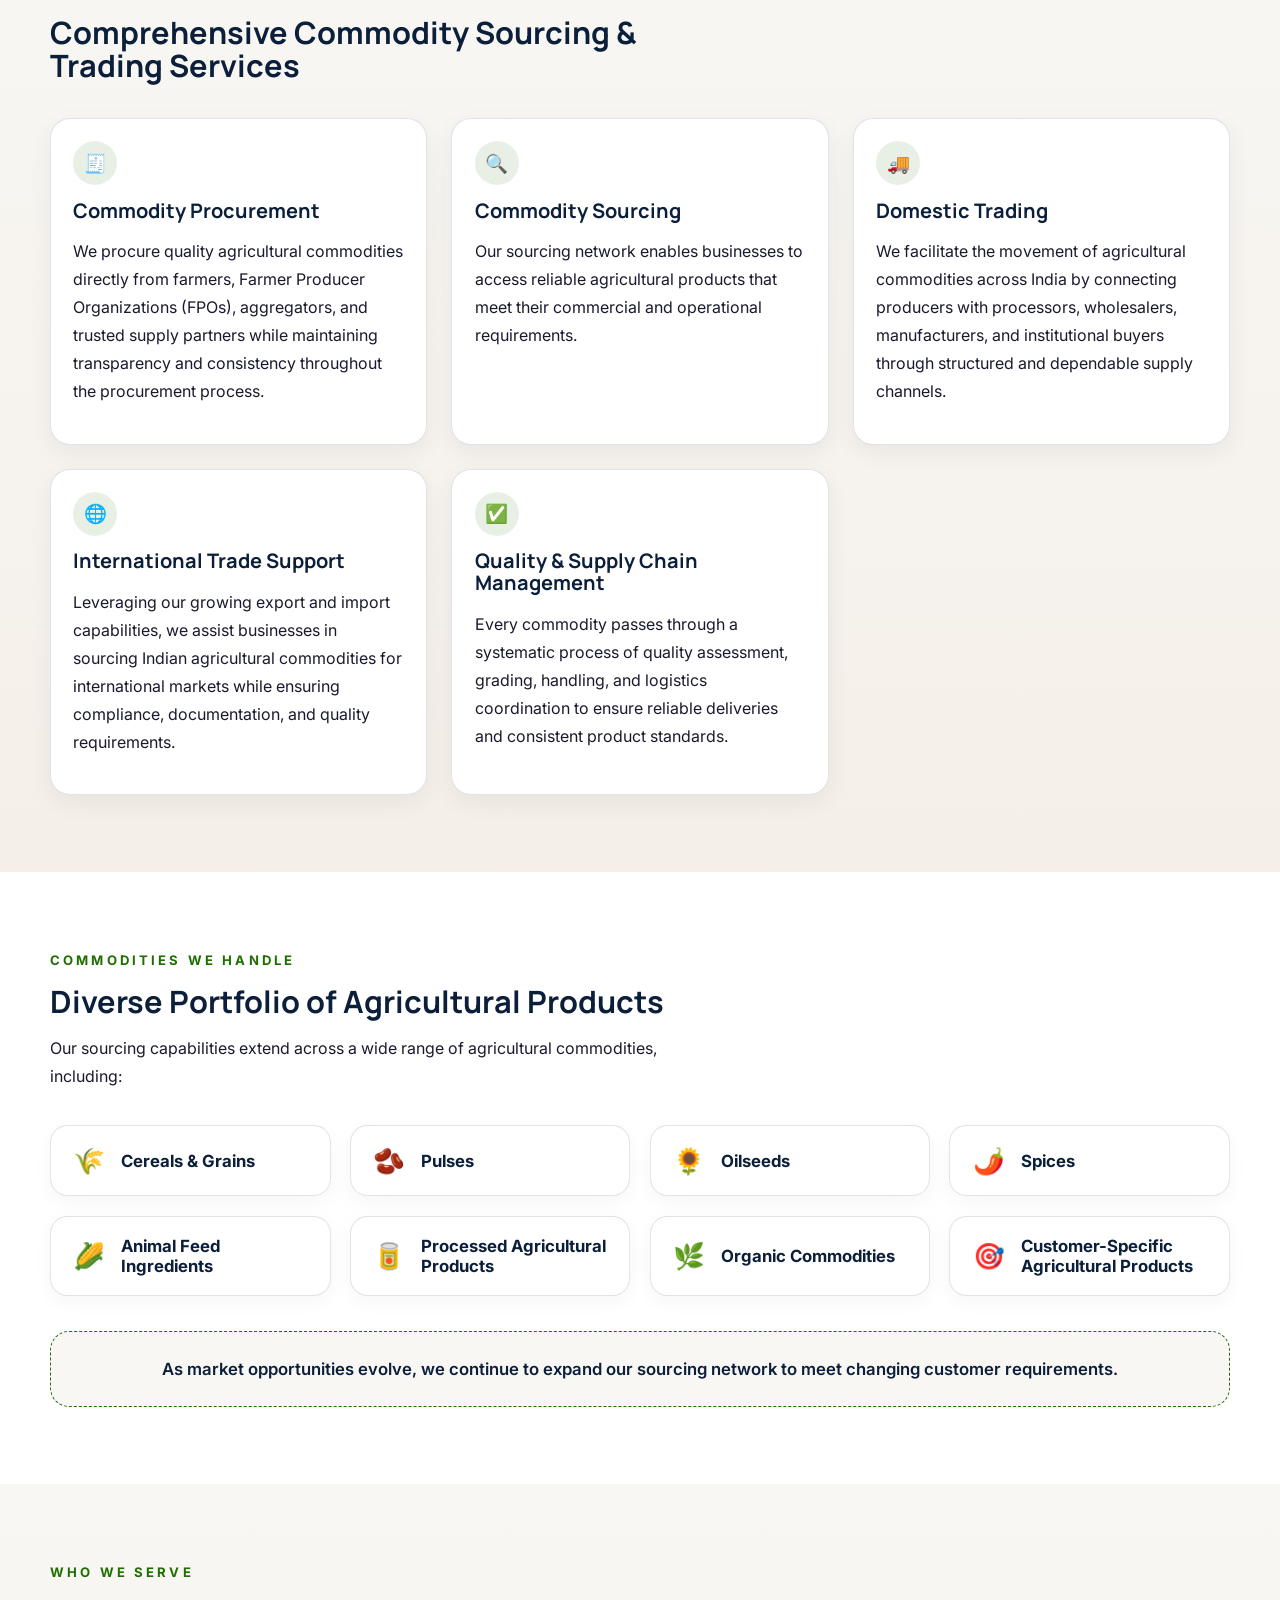
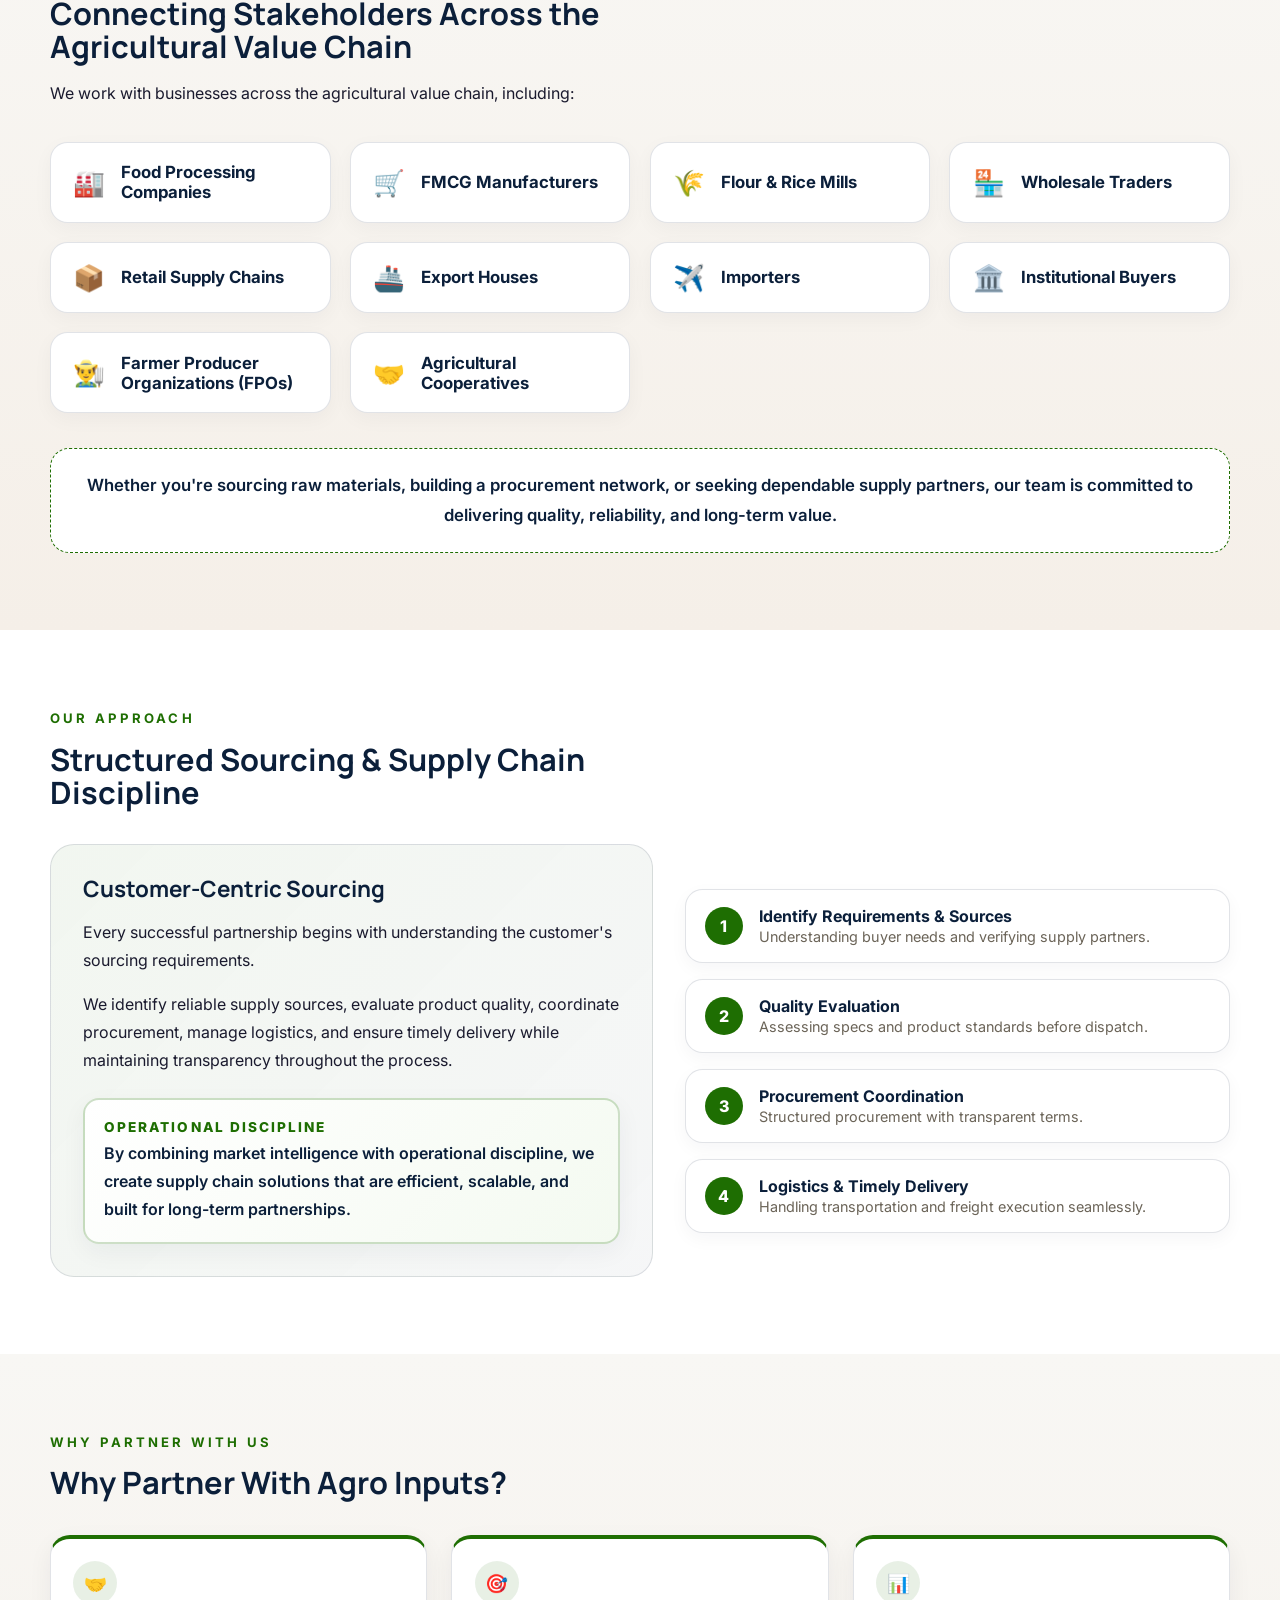
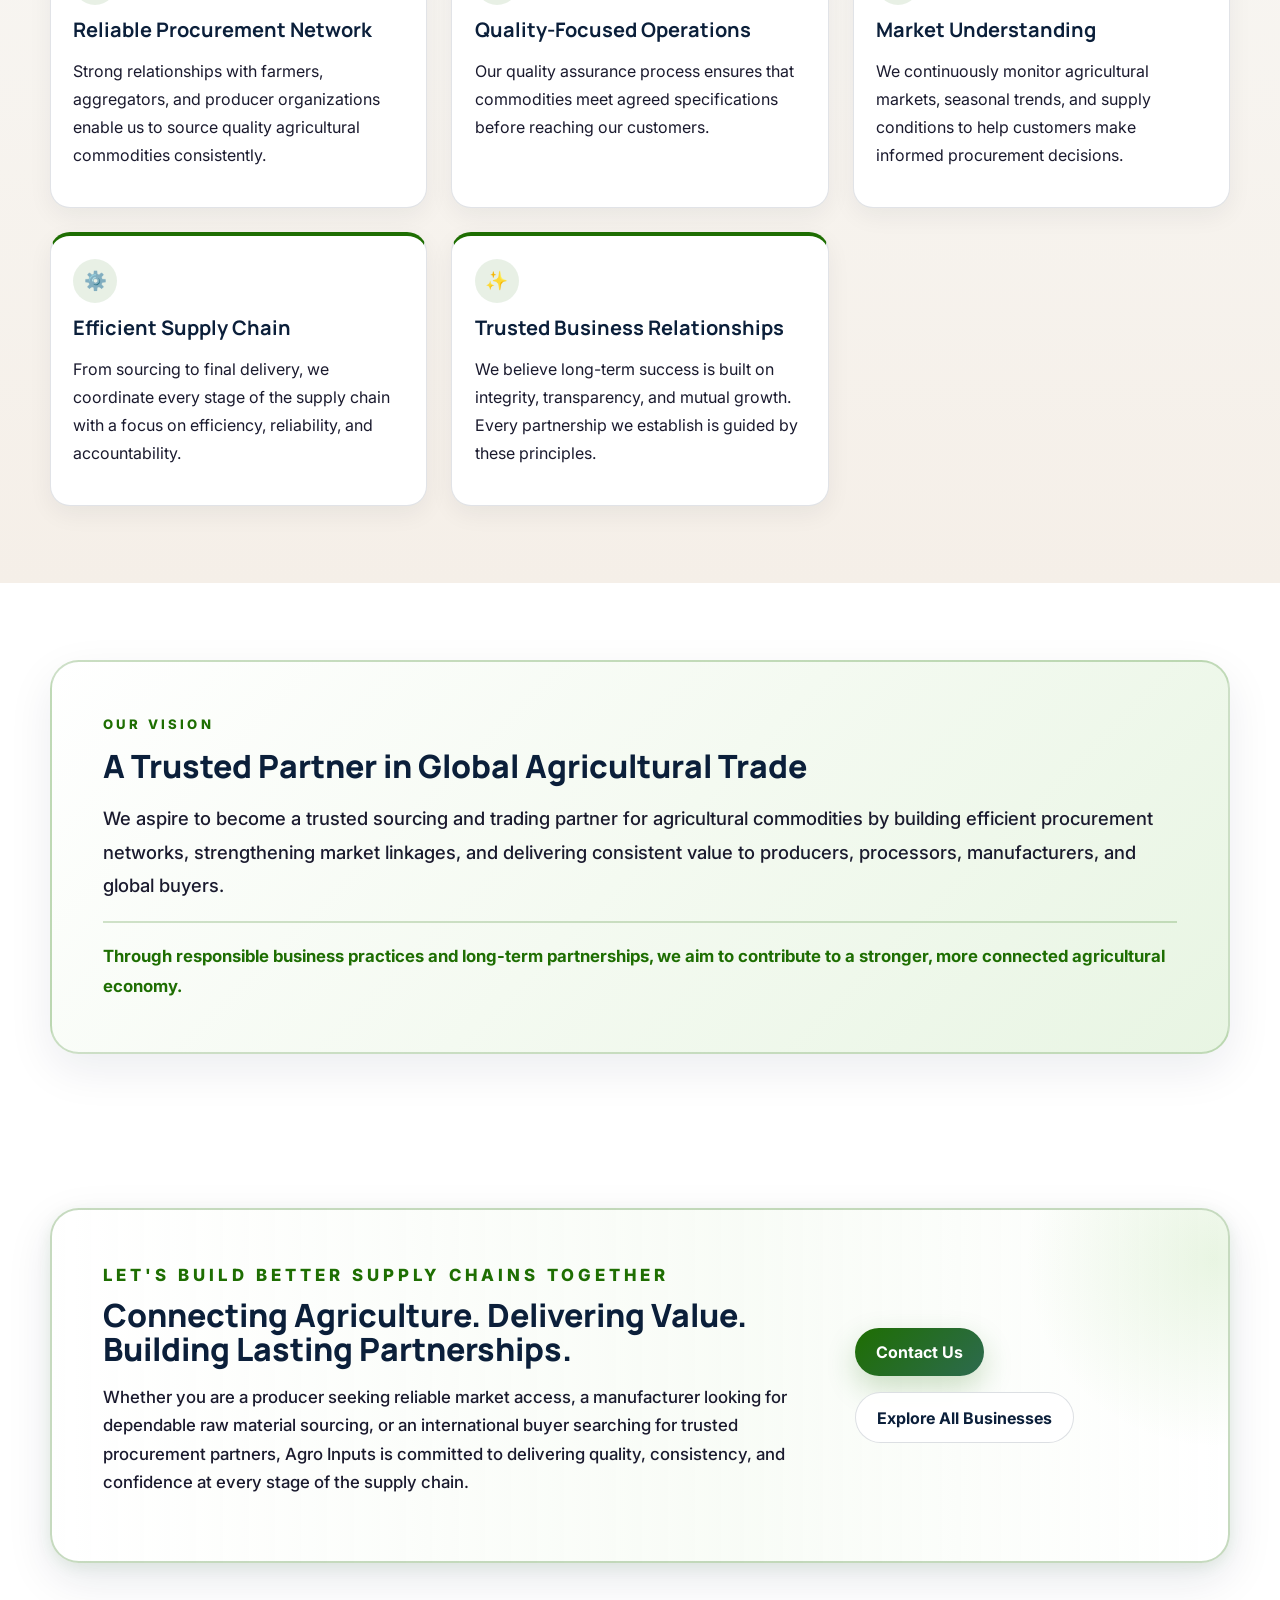
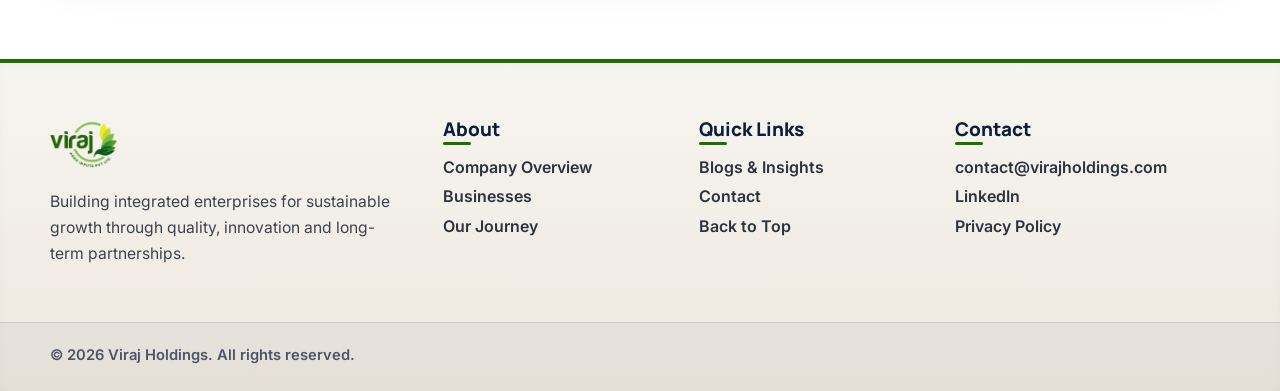
<file: commodity-trading.html>
<!DOCTYPE html>
<html lang="en">

<head>
  <meta charset="UTF-8" />
  <meta name="viewport" content="width=device-width, initial-scale=1.0" />
  <title>Commodity Trading | Viraj Holdings</title>
  <meta name="description"
    content="Commodity Sourcing & Trading division connecting producers, processors, manufacturers, and global buyers through efficient procurement, quality assurance, and supply chain management." />
  <link rel="preconnect" href="https://fonts.googleapis.com" />
  <link rel="preconnect" href="https://fonts.gstatic.com" crossorigin />
  <link
    href="https://fonts.googleapis.com/css2?family=Inter:wght@400;500;600;700;800&family=Manrope:wght@500;600;700;800&display=swap"
    rel="stylesheet" />
  <link rel="stylesheet" href="styles.css" />
</head>

<body>
  <header class="site-header" id="top">
    <nav class="navbar container">
      <a href="index.html" class="brand" aria-label="Viraj Holdings home">
        <img src="logo.png" alt="Viraj Holdings logo" />
      </a>
      <button class="nav-toggle" aria-label="Open menu" aria-expanded="false">
        <span></span><span></span><span></span>
      </button>
      <div class="nav-links">
        <a href="index.html">Home</a>
        <a href="about.html">About</a>
        <div class="nav-dropdown">
          <button class="dropdown-toggle" type="button" aria-expanded="false" aria-haspopup="true">Businesses</button>
          <div class="dropdown-menu">
            <a href="agro-inputs.html">Agro Inputs</a>
            <a href="commodity-trading.html">Commodity Trading</a>
            <a href="agro-industries.html">Agro Industries</a>
            <a href="export-import.html">Export &amp; Import</a>
            <a href="fmcg.html">FMCG</a>
          </div>
        </div>
        <a href="index.html#Blogs">Blogs</a>
        <a href="index.html#contact">Contact</a>
        <a href="index.html#contact" class="button button-solid nav-cta">Partner With Us</a>
      </div>
    </nav>
  </header>

  <main>
    <!-- Hero Section -->
    <section class="hero business-page-hero commodity-hero">
      <div class="hero-overlay"></div>
      <div class="container hero-content business-page-content">
        <div class="hero-copy reveal">
          <div class="page-breadcrumb"><a href="index.html">Home</a><span>/</span><span>Commodity Trading</span></div>
          <p class="eyebrow">Business Vertical</p>
          <h1>Commodity Trading</h1>
          <p style="font-size: 1.2rem; font-weight: 700; color: var(--yellow); margin-bottom: 0.5rem;">Commodity
            Sourcing & Trading</p>
          <p class="hero-tagline"
            style="font-size: 1.1rem; font-weight: 600; color: rgba(255,255,255,.9); margin-bottom: 1rem;">Building
            Reliable Supply Chains. Connecting Agriculture with Markets.</p>
          <p class="hero-text">Agricultural commodities are the backbone of the global food supply chain. At Agro
            Inputs, our Commodity Sourcing & Trading division is dedicated to connecting producers, processors,
            manufacturers, and buyers through efficient procurement, quality assurance, and reliable supply chain
            management.</p>
          <p class="hero-text" style="margin-top: 0.8rem;">Our objective is simple—to create transparent and dependable
            trading relationships that benefit every stakeholder, from the farmer at the source to the business at the
            destination.</p>
          <div class="hero-actions">
            <a href="#overview" class="button button-solid">Discover More</a>
            <a href="mailto:contact@virajholdings.com" class="button button-outline">Get in Touch</a>
          </div>
        </div>
      </div>
    </section>

    <!-- Overview -->
    <section class="section business-page-section" id="overview">
      <div class="container split-grid">
        <div class="about-media reveal-left">
          <img src="assets/commodity.svg" alt="Commodity Trading operations" loading="lazy" />
        </div>
        <div class="about-copy reveal-right">
          <p class="eyebrow">Overview</p>
          <h2>Connecting Agriculture with Markets Across the Value Chain</h2>
          <div class="feature-text-block">
            <p>Agriculture does not end at harvest. The real value of a crop is realized when it reaches the right
              market, at the right quality, and at the right time.</p>
            <p>Through our commodity sourcing and trading operations, we bridge this gap by creating efficient market
              linkages between agricultural producers and domestic as well as international buyers.</p>
            <p>By combining local sourcing expertise with market knowledge and professional supply chain coordination,
              we help businesses procure agricultural commodities with confidence while creating better market
              opportunities for producers.</p>
          </div>
        </div>
      </div>
    </section>

    <!-- What We Do -->
    <section class="section business-page-section alt-bg" id="what-we-do">
      <div class="container">
        <div class="section-heading reveal">
          <p class="eyebrow">What We Do</p>
          <h2>Comprehensive Commodity Sourcing & Trading Services</h2>
        </div>
        <div class="card-grid">
          <article class="feature-card reveal">
            <div class="icon-badge">🧾</div>
            <h3>Commodity Procurement</h3>
            <p>We procure quality agricultural commodities directly from farmers, Farmer Producer Organizations (FPOs),
              aggregators, and trusted supply partners while maintaining transparency and consistency throughout the
              procurement process.</p>
          </article>

          <article class="feature-card reveal">
            <div class="icon-badge">🔍</div>
            <h3>Commodity Sourcing</h3>
            <p>Our sourcing network enables businesses to access reliable agricultural products that meet their
              commercial and operational requirements.</p>
          </article>

          <article class="feature-card reveal">
            <div class="icon-badge">🚚</div>
            <h3>Domestic Trading</h3>
            <p>We facilitate the movement of agricultural commodities across India by connecting producers with
              processors, wholesalers, manufacturers, and institutional buyers through structured and dependable supply
              channels.</p>
          </article>

          <article class="feature-card reveal">
            <div class="icon-badge">🌐</div>
            <h3>International Trade Support</h3>
            <p>Leveraging our growing export and import capabilities, we assist businesses in sourcing Indian
              agricultural commodities for international markets while ensuring compliance, documentation, and quality
              requirements.</p>
          </article>

          <article class="feature-card reveal">
            <div class="icon-badge">✅</div>
            <h3>Quality & Supply Chain Management</h3>
            <p>Every commodity passes through a systematic process of quality assessment, grading, handling, and
              logistics coordination to ensure reliable deliveries and consistent product standards.</p>
          </article>
        </div>
      </div>
    </section>

    <!-- Commodities We Handle -->
    <section class="section business-page-section" id="commodities">
      <div class="container">
        <div class="section-heading reveal">
          <p class="eyebrow">Commodities We Handle</p>
          <h2>Diverse Portfolio of Agricultural Products</h2>
          <p>Our sourcing capabilities extend across a wide range of agricultural commodities, including:</p>
        </div>

        <div style="display: grid; grid-template-columns: repeat(auto-fit, minmax(260px, 1fr)); gap: 1.2rem;"
          class="reveal">
          <div
            style="background: white; border: 1px solid var(--border); padding: 1.2rem 1.4rem; border-radius: 1.1rem; display: flex; align-items: center; gap: 1rem; box-shadow: 0 6px 20px rgba(11,31,58,.04); transition: transform 0.3s ease;">
            <span style="font-size: 1.6rem;">🌾</span>
            <span style="font-weight: 700; color: var(--navy); font-size: 1.05rem;">Cereals & Grains</span>
          </div>
          <div
            style="background: white; border: 1px solid var(--border); padding: 1.2rem 1.4rem; border-radius: 1.1rem; display: flex; align-items: center; gap: 1rem; box-shadow: 0 6px 20px rgba(11,31,58,.04); transition: transform 0.3s ease;">
            <span style="font-size: 1.6rem;">🫘</span>
            <span style="font-weight: 700; color: var(--navy); font-size: 1.05rem;">Pulses</span>
          </div>
          <div
            style="background: white; border: 1px solid var(--border); padding: 1.2rem 1.4rem; border-radius: 1.1rem; display: flex; align-items: center; gap: 1rem; box-shadow: 0 6px 20px rgba(11,31,58,.04); transition: transform 0.3s ease;">
            <span style="font-size: 1.6rem;">🌻</span>
            <span style="font-weight: 700; color: var(--navy); font-size: 1.05rem;">Oilseeds</span>
          </div>
          <div
            style="background: white; border: 1px solid var(--border); padding: 1.2rem 1.4rem; border-radius: 1.1rem; display: flex; align-items: center; gap: 1rem; box-shadow: 0 6px 20px rgba(11,31,58,.04); transition: transform 0.3s ease;">
            <span style="font-size: 1.6rem;">🌶️</span>
            <span style="font-weight: 700; color: var(--navy); font-size: 1.05rem;">Spices</span>
          </div>
          <div
            style="background: white; border: 1px solid var(--border); padding: 1.2rem 1.4rem; border-radius: 1.1rem; display: flex; align-items: center; gap: 1rem; box-shadow: 0 6px 20px rgba(11,31,58,.04); transition: transform 0.3s ease;">
            <span style="font-size: 1.6rem;">🌽</span>
            <span style="font-weight: 700; color: var(--navy); font-size: 1.05rem;">Animal Feed Ingredients</span>
          </div>
          <div
            style="background: white; border: 1px solid var(--border); padding: 1.2rem 1.4rem; border-radius: 1.1rem; display: flex; align-items: center; gap: 1rem; box-shadow: 0 6px 20px rgba(11,31,58,.04); transition: transform 0.3s ease;">
            <span style="font-size: 1.6rem;">🥫</span>
            <span style="font-weight: 700; color: var(--navy); font-size: 1.05rem;">Processed Agricultural
              Products</span>
          </div>
          <div
            style="background: white; border: 1px solid var(--border); padding: 1.2rem 1.4rem; border-radius: 1.1rem; display: flex; align-items: center; gap: 1rem; box-shadow: 0 6px 20px rgba(11,31,58,.04); transition: transform 0.3s ease;">
            <span style="font-size: 1.6rem;">🌿</span>
            <span style="font-weight: 700; color: var(--navy); font-size: 1.05rem;">Organic Commodities</span>
          </div>
          <div
            style="background: white; border: 1px solid var(--border); padding: 1.2rem 1.4rem; border-radius: 1.1rem; display: flex; align-items: center; gap: 1rem; box-shadow: 0 6px 20px rgba(11,31,58,.04); transition: transform 0.3s ease;">
            <span style="font-size: 1.6rem;">🎯</span>
            <span style="font-weight: 700; color: var(--navy); font-size: 1.05rem;">Customer-Specific Agricultural
              Products</span>
          </div>
        </div>

        <div
          style="margin-top: 2.2rem; text-align: center; background: var(--surface); border: 1px dashed var(--green); padding: 1.4rem 2rem; border-radius: 1.2rem;"
          class="reveal">
          <p style="margin: 0; font-size: 1.05rem; font-weight: 600; color: var(--heading);">
            As market opportunities evolve, we continue to expand our sourcing network to meet changing customer
            requirements.
          </p>
        </div>
      </div>
    </section>

    <!-- Who We Serve -->
    <section class="section business-page-section alt-bg" id="who-we-serve">
      <div class="container">
        <div class="section-heading reveal">
          <p class="eyebrow">Who We Serve</p>
          <h2>Connecting Stakeholders Across the Agricultural Value Chain</h2>
          <p>We work with businesses across the agricultural value chain, including:</p>
        </div>

        <div style="display: grid; grid-template-columns: repeat(auto-fit, minmax(240px, 1fr)); gap: 1.2rem;"
          class="reveal">
          <div
            style="background: white; border: 1px solid var(--border); padding: 1.2rem 1.4rem; border-radius: 1.1rem; display: flex; align-items: center; gap: 1rem; box-shadow: 0 6px 20px rgba(11,31,58,.04); transition: transform 0.3s ease;">
            <span style="font-size: 1.6rem;">🏭</span>
            <span style="font-weight: 700; color: var(--navy); font-size: 1.05rem;">Food Processing Companies</span>
          </div>
          <div
            style="background: white; border: 1px solid var(--border); padding: 1.2rem 1.4rem; border-radius: 1.1rem; display: flex; align-items: center; gap: 1rem; box-shadow: 0 6px 20px rgba(11,31,58,.04); transition: transform 0.3s ease;">
            <span style="font-size: 1.6rem;">🛒</span>
            <span style="font-weight: 700; color: var(--navy); font-size: 1.05rem;">FMCG Manufacturers</span>
          </div>
          <div
            style="background: white; border: 1px solid var(--border); padding: 1.2rem 1.4rem; border-radius: 1.1rem; display: flex; align-items: center; gap: 1rem; box-shadow: 0 6px 20px rgba(11,31,58,.04); transition: transform 0.3s ease;">
            <span style="font-size: 1.6rem;">🌾</span>
            <span style="font-weight: 700; color: var(--navy); font-size: 1.05rem;">Flour & Rice Mills</span>
          </div>
          <div
            style="background: white; border: 1px solid var(--border); padding: 1.2rem 1.4rem; border-radius: 1.1rem; display: flex; align-items: center; gap: 1rem; box-shadow: 0 6px 20px rgba(11,31,58,.04); transition: transform 0.3s ease;">
            <span style="font-size: 1.6rem;">🏪</span>
            <span style="font-weight: 700; color: var(--navy); font-size: 1.05rem;">Wholesale Traders</span>
          </div>
          <div
            style="background: white; border: 1px solid var(--border); padding: 1.2rem 1.4rem; border-radius: 1.1rem; display: flex; align-items: center; gap: 1rem; box-shadow: 0 6px 20px rgba(11,31,58,.04); transition: transform 0.3s ease;">
            <span style="font-size: 1.6rem;">📦</span>
            <span style="font-weight: 700; color: var(--navy); font-size: 1.05rem;">Retail Supply Chains</span>
          </div>
          <div
            style="background: white; border: 1px solid var(--border); padding: 1.2rem 1.4rem; border-radius: 1.1rem; display: flex; align-items: center; gap: 1rem; box-shadow: 0 6px 20px rgba(11,31,58,.04); transition: transform 0.3s ease;">
            <span style="font-size: 1.6rem;">🚢</span>
            <span style="font-weight: 700; color: var(--navy); font-size: 1.05rem;">Export Houses</span>
          </div>
          <div
            style="background: white; border: 1px solid var(--border); padding: 1.2rem 1.4rem; border-radius: 1.1rem; display: flex; align-items: center; gap: 1rem; box-shadow: 0 6px 20px rgba(11,31,58,.04); transition: transform 0.3s ease;">
            <span style="font-size: 1.6rem;">✈️</span>
            <span style="font-weight: 700; color: var(--navy); font-size: 1.05rem;">Importers</span>
          </div>
          <div
            style="background: white; border: 1px solid var(--border); padding: 1.2rem 1.4rem; border-radius: 1.1rem; display: flex; align-items: center; gap: 1rem; box-shadow: 0 6px 20px rgba(11,31,58,.04); transition: transform 0.3s ease;">
            <span style="font-size: 1.6rem;">🏛️</span>
            <span style="font-weight: 700; color: var(--navy); font-size: 1.05rem;">Institutional Buyers</span>
          </div>
          <div
            style="background: white; border: 1px solid var(--border); padding: 1.2rem 1.4rem; border-radius: 1.1rem; display: flex; align-items: center; gap: 1rem; box-shadow: 0 6px 20px rgba(11,31,58,.04); transition: transform 0.3s ease;">
            <span style="font-size: 1.6rem;">👨‍🌾</span>
            <span style="font-weight: 700; color: var(--navy); font-size: 1.05rem;">Farmer Producer Organizations
              (FPOs)</span>
          </div>
          <div
            style="background: white; border: 1px solid var(--border); padding: 1.2rem 1.4rem; border-radius: 1.1rem; display: flex; align-items: center; gap: 1rem; box-shadow: 0 6px 20px rgba(11,31,58,.04); transition: transform 0.3s ease;">
            <span style="font-size: 1.6rem;">🤝</span>
            <span style="font-weight: 700; color: var(--navy); font-size: 1.05rem;">Agricultural Cooperatives</span>
          </div>
        </div>

        <div
          style="margin-top: 2.2rem; text-align: center; background: white; border: 1px dashed var(--green); padding: 1.4rem 2rem; border-radius: 1.2rem;"
          class="reveal">
          <p style="margin: 0; font-size: 1.05rem; font-weight: 600; color: var(--heading);">
            Whether you're sourcing raw materials, building a procurement network, or seeking dependable supply
            partners, our team is committed to delivering quality, reliability, and long-term value.
          </p>
        </div>
      </div>
    </section>

    <!-- Our Approach -->
    <section class="section business-page-section" id="our-approach">
      <div class="container">
        <div class="section-heading reveal">
          <p class="eyebrow">Our Approach</p>
          <h2>Structured Sourcing & Supply Chain Discipline</h2>
        </div>
        <div class="split-grid" style="align-items: center;">
          <div class="reveal-left">
            <div
              style="background: linear-gradient(135deg, rgba(30,110,2,.06), rgba(11,31,58,.04)); border: 1px solid var(--border); border-radius: 1.5rem; padding: 2rem;">
              <h3 style="font-size: 1.4rem; color: var(--navy); margin-bottom: 1rem;">Customer-Centric Sourcing</h3>
              <p>Every successful partnership begins with understanding the customer's sourcing requirements.</p>
              <p>We identify reliable supply sources, evaluate product quality, coordinate procurement, manage
                logistics, and ensure timely delivery while maintaining transparency throughout the process.</p>
              <div
                style="margin-top: 1.5rem; padding: 1.2rem; background: linear-gradient(135deg, #ffffff 0%, #f4faf1 100%); border: 2px solid rgba(30, 110, 2, 0.22); color: var(--navy); border-radius: 1rem; box-shadow: 0 8px 24px rgba(11, 31, 58, 0.05);">
                <strong
                  style="color: var(--green); display: block; margin-bottom: 0.25rem; font-size: 0.85rem; text-transform: uppercase; letter-spacing: 0.15em; font-weight: 800;">Operational
                  Discipline</strong>
                <p style="color: var(--navy); margin: 0; font-weight: 600;">By combining market intelligence with
                  operational discipline, we create supply chain solutions that are efficient, scalable, and built for
                  long-term partnerships.</p>
              </div>
            </div>
          </div>
          <div class="reveal-right">
            <div style="display: grid; gap: 1rem;">
              <div
                style="display: flex; gap: 1rem; align-items: center; padding: 1rem 1.2rem; background: white; border: 1px solid var(--border); border-radius: 1.1rem; box-shadow: 0 6px 18px rgba(11,31,58,.04);">
                <div
                  style="min-width: 38px; height: 38px; border-radius: 50%; background: var(--green); color: white; display: flex; align-items: center; justify-content: center; font-weight: 800;">
                  1</div>
                <div><strong style="color: var(--navy); display: block;">Identify Requirements & Sources</strong><span
                    style="font-size: 0.9rem; color: var(--muted);">Understanding buyer needs and verifying supply
                    partners.</span></div>
              </div>
              <div
                style="display: flex; gap: 1rem; align-items: center; padding: 1rem 1.2rem; background: white; border: 1px solid var(--border); border-radius: 1.1rem; box-shadow: 0 6px 18px rgba(11,31,58,.04);">
                <div
                  style="min-width: 38px; height: 38px; border-radius: 50%; background: var(--green); color: white; display: flex; align-items: center; justify-content: center; font-weight: 800;">
                  2</div>
                <div><strong style="color: var(--navy); display: block;">Quality Evaluation</strong><span
                    style="font-size: 0.9rem; color: var(--muted);">Assessing specs and product standards before
                    dispatch.</span></div>
              </div>
              <div
                style="display: flex; gap: 1rem; align-items: center; padding: 1rem 1.2rem; background: white; border: 1px solid var(--border); border-radius: 1.1rem; box-shadow: 0 6px 18px rgba(11,31,58,.04);">
                <div
                  style="min-width: 38px; height: 38px; border-radius: 50%; background: var(--green); color: white; display: flex; align-items: center; justify-content: center; font-weight: 800;">
                  3</div>
                <div><strong style="color: var(--navy); display: block;">Procurement Coordination</strong><span
                    style="font-size: 0.9rem; color: var(--muted);">Structured procurement with transparent
                    terms.</span></div>
              </div>
              <div
                style="display: flex; gap: 1rem; align-items: center; padding: 1rem 1.2rem; background: white; border: 1px solid var(--border); border-radius: 1.1rem; box-shadow: 0 6px 18px rgba(11,31,58,.04);">
                <div
                  style="min-width: 38px; height: 38px; border-radius: 50%; background: var(--green); color: white; display: flex; align-items: center; justify-content: center; font-weight: 800;">
                  4</div>
                <div><strong style="color: var(--navy); display: block;">Logistics & Timely Delivery</strong><span
                    style="font-size: 0.9rem; color: var(--muted);">Handling transportation and freight execution
                    seamlessly.</span></div>
              </div>
            </div>
          </div>
        </div>
      </div>
    </section>

    <!-- Why Partner With Agro Inputs? -->
    <section class="section business-page-section alt-bg" id="why-choose-us">
      <div class="container">
        <div class="section-heading reveal">
          <p class="eyebrow">Why Partner With Us</p>
          <h2>Why Partner With Agro Inputs?</h2>
        </div>

        <div class="card-grid">
          <article class="feature-card reveal" style="border-top: 4px solid var(--green);">
            <div class="icon-badge">🤝</div>
            <h3>Reliable Procurement Network</h3>
            <p>Strong relationships with farmers, aggregators, and producer organizations enable us to source quality
              agricultural commodities consistently.</p>
          </article>

          <article class="feature-card reveal" style="border-top: 4px solid var(--green);">
            <div class="icon-badge">🎯</div>
            <h3>Quality-Focused Operations</h3>
            <p>Our quality assurance process ensures that commodities meet agreed specifications before reaching our
              customers.</p>
          </article>

          <article class="feature-card reveal" style="border-top: 4px solid var(--green);">
            <div class="icon-badge">📊</div>
            <h3>Market Understanding</h3>
            <p>We continuously monitor agricultural markets, seasonal trends, and supply conditions to help customers
              make informed procurement decisions.</p>
          </article>

          <article class="feature-card reveal" style="border-top: 4px solid var(--green);">
            <div class="icon-badge">⚙️</div>
            <h3>Efficient Supply Chain</h3>
            <p>From sourcing to final delivery, we coordinate every stage of the supply chain with a focus on
              efficiency, reliability, and accountability.</p>
          </article>

          <article class="feature-card reveal" style="border-top: 4px solid var(--green);">
            <div class="icon-badge">✨</div>
            <h3>Trusted Business Relationships</h3>
            <p>We believe long-term success is built on integrity, transparency, and mutual growth. Every partnership we
              establish is guided by these principles.</p>
          </article>
        </div>
      </div>
    </section>

    <!-- Our Vision -->
    <section class="section business-page-section" id="our-vision">
      <div class="container">
        <div class="vision-panel reveal"
          style="background: linear-gradient(135deg, #ffffff 0%, #f4faf1 50%, #e8f5e3 100%); color: var(--navy); border: 2px solid rgba(30, 110, 2, 0.22); border-radius: 1.8rem; padding: clamp(2rem, 4vw, 3.5rem); box-shadow: 0 16px 45px rgba(11, 31, 58, 0.08);">
          <p class="eyebrow" style="color: var(--green); font-weight: 800;">Our Vision</p>
          <h2
            style="color: var(--navy); font-size: clamp(1.8rem, 2.5vw, 2.5rem); font-weight: 800; margin-bottom: 1.2rem;">
            A Trusted Partner in Global Agricultural Trade</h2>
          <p style="color: var(--text); font-size: 1.15rem; line-height: 1.8; margin-bottom: 1.2rem; font-weight: 500;">
            We aspire to become a trusted sourcing and trading partner for agricultural commodities by building
            efficient procurement networks, strengthening market linkages, and delivering consistent value to producers,
            processors, manufacturers, and global buyers.
          </p>
          <div style="border-top: 2px solid rgba(30, 110, 2, 0.2); padding-top: 1.2rem; margin-top: 1.2rem;">
            <p style="color: var(--green); font-size: 1.05rem; font-weight: 700; margin: 0;">
              Through responsible business practices and long-term partnerships, we aim to contribute to a stronger,
              more connected agricultural economy.
            </p>
          </div>
        </div>
      </div>
    </section>

    <!-- Let's Build Better Supply Chains Together (CTA) -->
    <section class="section cta" id="contact">
      <div class="container cta-box reveal">
        <div style="max-width: 720px;">
          <p class="eyebrow">Let's Build Better Supply Chains Together</p>
          <h2>Connecting Agriculture. Delivering Value. Building Lasting Partnerships.</h2>
          <p style="margin-top: 1rem; margin-bottom: 0.8rem;">Whether you are a producer seeking reliable market access,
            a manufacturer looking for dependable raw material sourcing, or an international buyer searching for trusted
            procurement partners, Agro Inputs is committed to delivering quality, consistency, and confidence at every
            stage of the supply chain.</p>
        </div>
        <div class="cta-actions">
          <a href="mailto:contact@virajholdings.com" class="button button-solid">Contact Us</a>
          <a href="index.html#businesses" class="button button-outline light">Explore All Businesses</a>
        </div>
      </div>
    </section>
  </main>

  <footer class="site-footer">
    <div class="container footer-grid">
      <div>
        <a href="index.html" class="brand footer-brand"><img src="logo.png" alt="Viraj Holdings logo" /></a>
        <p>Building integrated enterprises for sustainable growth through quality, innovation and long-term
          partnerships.</p>
      </div>
      <div>
        <h3>About</h3>
        <ul>
          <li><a href="about.html">Company Overview</a></li>
          <li><a href="index.html#businesses">Businesses</a></li>
          <li><a href="index.html#journey">Our Journey</a></li>
        </ul>
      </div>
      <div>
        <h3>Quick Links</h3>
        <ul>
          <li><a href="index.html#Blogs">Blogs & Insights</a></li>
          <li><a href="index.html#contact">Contact</a></li>
          <li><a href="#top">Back to Top</a></li>
        </ul>
      </div>
      <div>
        <h3>Contact</h3>
        <ul>
          <li><a href="mailto:contact@virajholdings.com">contact@virajholdings.com</a></li>
          <li><a href="https://www.linkedin.com" target="_blank" rel="noreferrer">LinkedIn</a></li>
          <li><a href="#">Privacy Policy</a></li>
        </ul>
      </div>
    </div>
    <div class="footer-bottom">
      <div class="container">
        <p>© 2026 Viraj Holdings. All rights reserved.</p>
      </div>
    </div>
  </footer>

  <script src="script.js"></script>
</body>

</html>
</file>
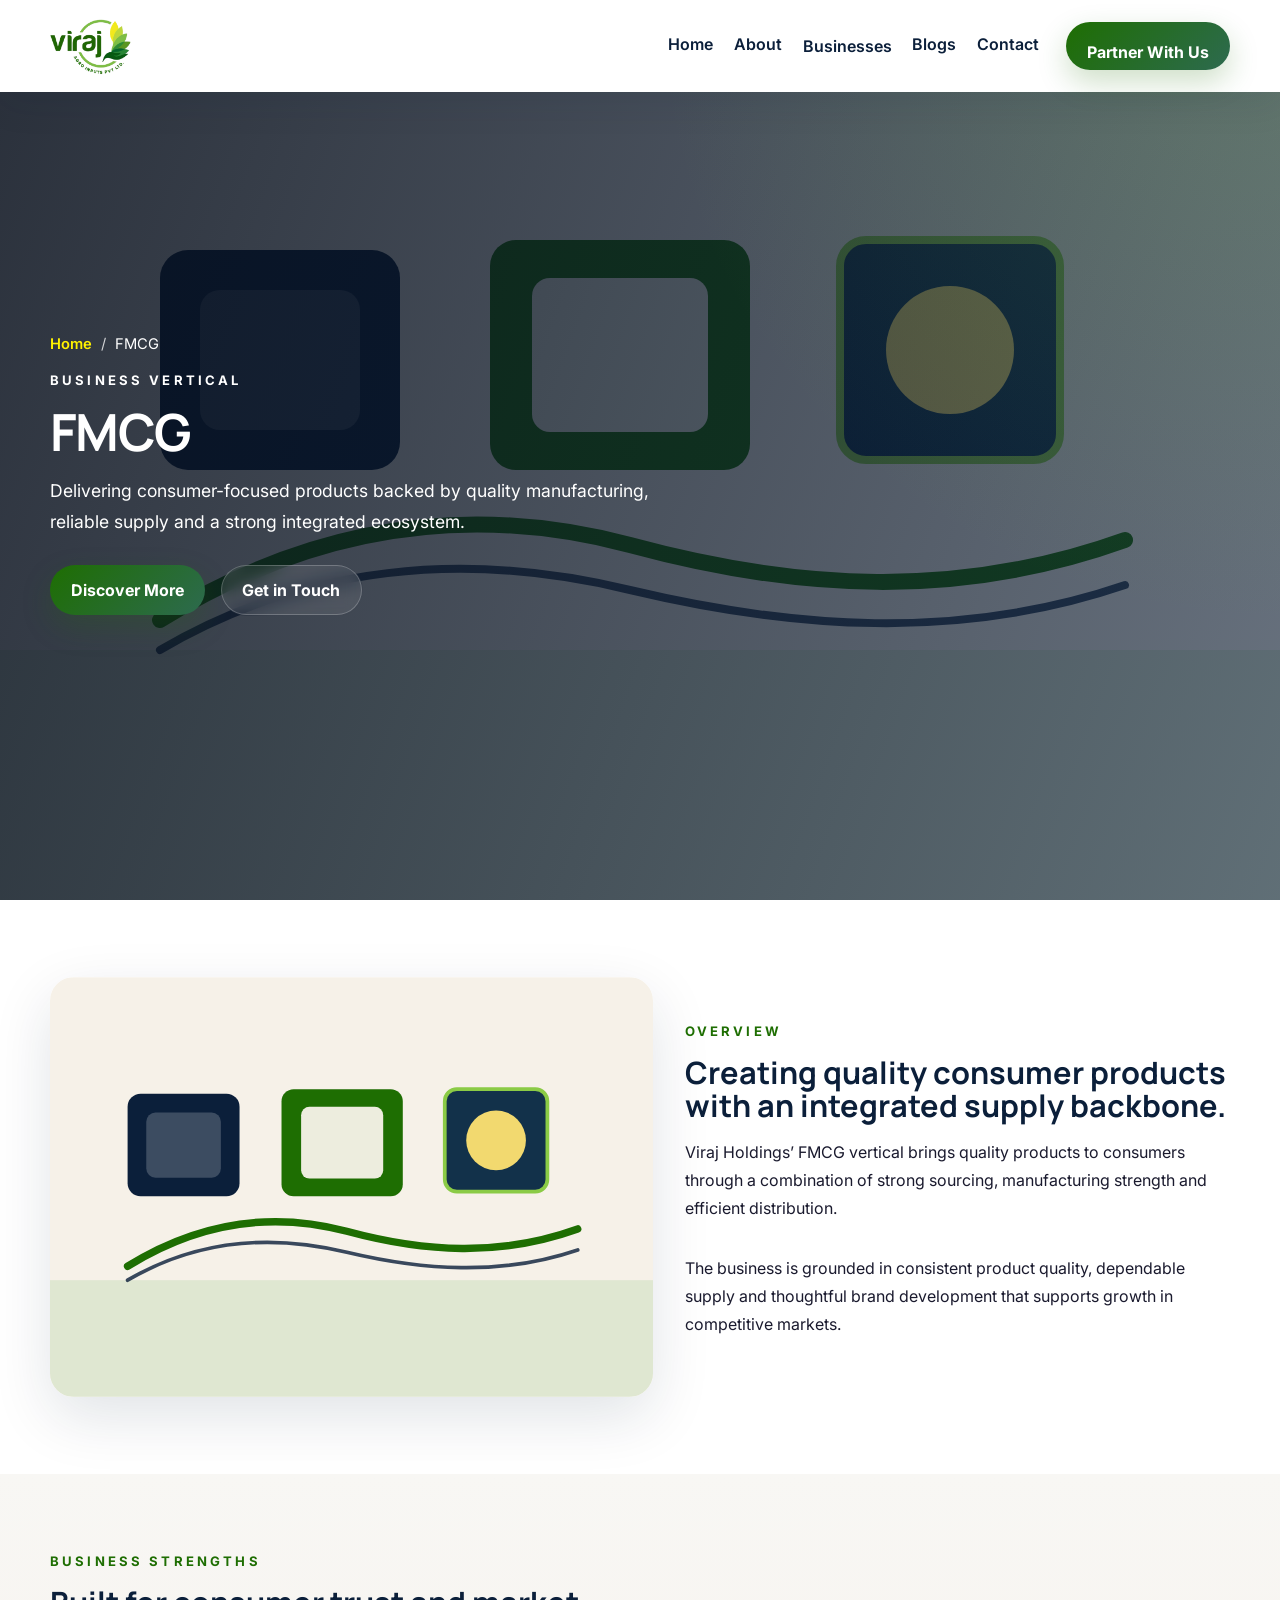
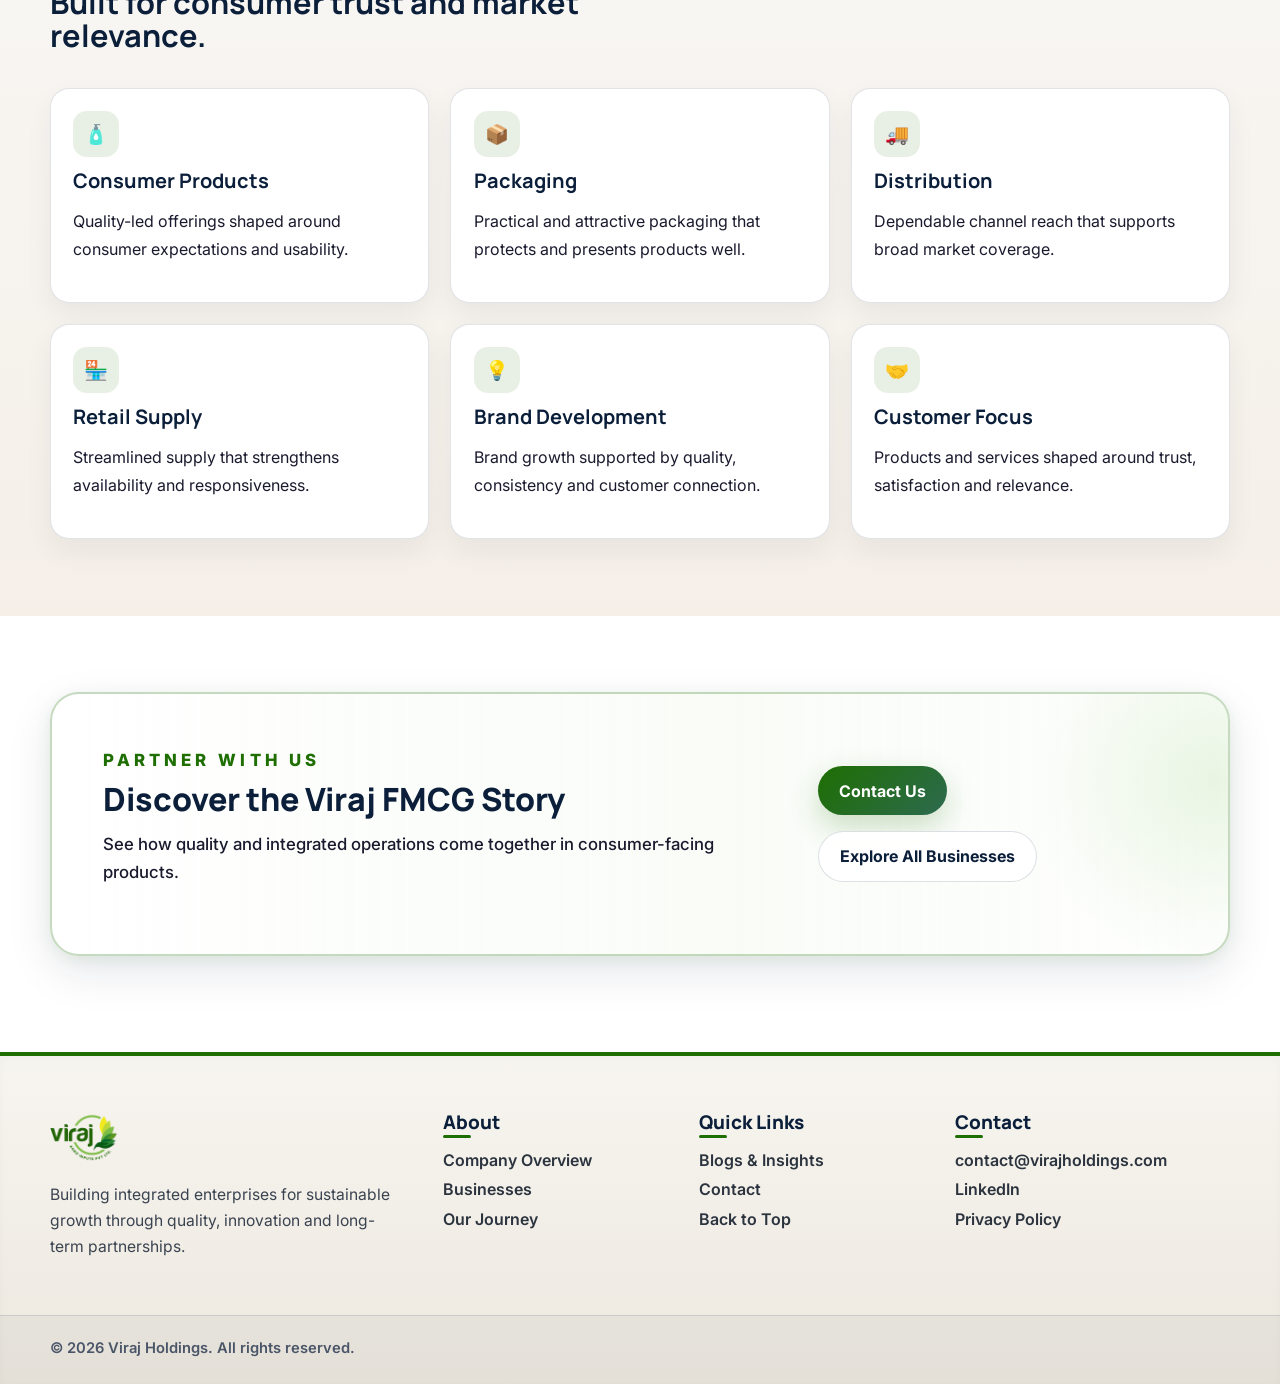
<file: fmcg.html>
<!DOCTYPE html>
<html lang="en">
  <head>
    <meta charset="UTF-8" />
    <meta name="viewport" content="width=device-width, initial-scale=1.0" />
    <title>FMCG | Viraj Holdings</title>
    <meta name="description" content="Viraj Holdings’ FMCG business delivers quality consumer products supported by integrated manufacturing and supply capabilities." />
    <link rel="preconnect" href="https://fonts.googleapis.com" />
    <link rel="preconnect" href="https://fonts.gstatic.com" crossorigin />
    <link href="https://fonts.googleapis.com/css2?family=Inter:wght@400;500;600;700;800&family=Manrope:wght@500;600;700;800&display=swap" rel="stylesheet" />
    <link rel="stylesheet" href="styles.css" />
  </head>
  <body>
    <header class="site-header" id="top">
      <nav class="navbar container">
        <a href="index.html" class="brand" aria-label="Viraj Holdings home">
          <img src="logo.png" alt="Viraj Holdings logo" />
        </a>
        <button class="nav-toggle" aria-label="Open menu" aria-expanded="false">
          <span></span><span></span><span></span>
        </button>
        <div class="nav-links">
          <a href="index.html">Home</a>
          <a href="about.html">About</a>
          <div class="nav-dropdown">
            <button class="dropdown-toggle" type="button" aria-expanded="false" aria-haspopup="true">Businesses</button>
            <div class="dropdown-menu">
              <a href="agro-inputs.html">Agro Inputs</a>
              <a href="commodity-trading.html">Commodity Trading</a>
              <a href="agro-industries.html">Agro Industries</a>
              <a href="export-import.html">Export &amp; Import</a>
              <a href="fmcg.html">FMCG</a>
            </div>
          </div>
          <a href="index.html#Blogs">Blogs</a>
          <a href="index.html#contact">Contact</a>
          <a href="index.html#contact" class="button button-solid nav-cta">Partner With Us</a>
        </div>
      </nav>
    </header>

    <main>
      <section class="hero business-page-hero fmcg-hero">
        <div class="hero-overlay"></div>
        <div class="container hero-content business-page-content">
          <div class="hero-copy reveal">
            <div class="page-breadcrumb"><a href="index.html">Home</a><span>/</span><span>FMCG</span></div>
            <p class="eyebrow">Business Vertical</p>
            <h1>FMCG</h1>
            <p class="hero-text">Delivering consumer-focused products backed by quality manufacturing, reliable supply and a strong integrated ecosystem.</p>
            <div class="hero-actions">
              <a href="#overview" class="button button-solid">Discover More</a>
              <a href="mailto:contact@virajholdings.com" class="button button-outline">Get in Touch</a>
            </div>
          </div>
        </div>
      </section>

      <section class="section business-page-section" id="overview">
        <div class="container split-grid">
          <div class="about-media reveal-left">
            <img src="assets/fmcg.svg" alt="FMCG packaging and consumer product operations" loading="lazy" />
          </div>
          <div class="about-copy reveal-right">
            <p class="eyebrow">Overview</p>
            <h2>Creating quality consumer products with an integrated supply backbone.</h2>
            <div class="feature-text-block">
              <p>Viraj Holdings’ FMCG vertical brings quality products to consumers through a combination of strong sourcing, manufacturing strength and efficient distribution.</p>
              <p>The business is grounded in consistent product quality, dependable supply and thoughtful brand development that supports growth in competitive markets.</p>
            </div>
          </div>
        </div>
      </section>

      <section class="section business-page-section alt-bg">
        <div class="container">
          <div class="section-heading reveal">
            <p class="eyebrow">Business Strengths</p>
            <h2>Built for consumer trust and market relevance.</h2>
          </div>
          <div class="model-grid">
            <article class="model-card reveal">
              <div class="value-icon">🧴</div>
              <h3>Consumer Products</h3>
              <p>Quality-led offerings shaped around consumer expectations and usability.</p>
            </article>
            <article class="model-card reveal">
              <div class="value-icon">📦</div>
              <h3>Packaging</h3>
              <p>Practical and attractive packaging that protects and presents products well.</p>
            </article>
            <article class="model-card reveal">
              <div class="value-icon">🚚</div>
              <h3>Distribution</h3>
              <p>Dependable channel reach that supports broad market coverage.</p>
            </article>
            <article class="model-card reveal">
              <div class="value-icon">🏪</div>
              <h3>Retail Supply</h3>
              <p>Streamlined supply that strengthens availability and responsiveness.</p>
            </article>
            <article class="model-card reveal">
              <div class="value-icon">💡</div>
              <h3>Brand Development</h3>
              <p>Brand growth supported by quality, consistency and customer connection.</p>
            </article>
            <article class="model-card reveal">
              <div class="value-icon">🤝</div>
              <h3>Customer Focus</h3>
              <p>Products and services shaped around trust, satisfaction and relevance.</p>
            </article>
          </div>
        </div>
      </section>

      <section class="section cta" id="contact">
        <div class="container cta-box reveal">
          <div style="max-width: 720px;">
            <p class="eyebrow">Partner With Us</p>
            <h2>Discover the Viraj FMCG Story</h2>
            <p>See how quality and integrated operations come together in consumer-facing products.</p>
          </div>
          <div class="cta-actions">
            <a href="mailto:contact@virajholdings.com" class="button button-solid">Contact Us</a>
            <a href="index.html#businesses" class="button button-outline light">Explore All Businesses</a>
          </div>
        </div>
      </section>
    </main>

    <footer class="site-footer">
      <div class="container footer-grid">
        <div>
          <a href="index.html" class="brand footer-brand"><img src="logo.png" alt="Viraj Holdings logo" /></a>
          <p>Building integrated enterprises for sustainable growth through quality, innovation and long-term partnerships.</p>
        </div>
        <div>
          <h3>About</h3>
          <ul>
            <li><a href="about.html">Company Overview</a></li>
            <li><a href="index.html#businesses">Businesses</a></li>
            <li><a href="index.html#journey">Our Journey</a></li>
          </ul>
        </div>
        <div>
          <h3>Quick Links</h3>
          <ul>
            <li><a href="index.html#Blogs">Blogs & Insights</a></li>
            <li><a href="index.html#contact">Contact</a></li>
            <li><a href="#top">Back to Top</a></li>
          </ul>
        </div>
        <div>
          <h3>Contact</h3>
          <ul>
            <li><a href="mailto:contact@virajholdings.com">contact@virajholdings.com</a></li>
            <li><a href="https://www.linkedin.com" target="_blank" rel="noreferrer">LinkedIn</a></li>
            <li><a href="#">Privacy Policy</a></li>
          </ul>
        </div>
      </div>
      <div class="footer-bottom"><div class="container"><p>© 2026 Viraj Holdings. All rights reserved.</p></div></div>
    </footer>

    <script src="script.js"></script>
  </body>
</html>
</file>
<file: VirajHoldings/styles.css>
/* ==========================================================================
   VIRAJ HOLDINGS — DESIGN TOKENS
   Cream:      #F6F0E4  (base background)
   Maroon:     #5C1A2B  (primary / headings / header)
   Maroon-dk:  #3A0F1C  (deepest accents, footer)
   Gold:       #B8905A  (dividers, accents, highlights)
   Green:      #5C6B3C  (agriculture accent, ecosystem)
   Ink:        #2B211D  (body text)
   Card:       #FBF7EF  (raised surfaces on cream)
   ========================================================================== */

:root{
  --cream: #F6F0E4;
  --card: #FBF7EF;
  --maroon: #5C1A2B;
  --maroon-dark: #3A0F1C;
  --gold: #B8905A;
  --gold-soft: #E7D6BC;
  --green: #5C6B3C;
  --green-soft: #DDE3CC;
  --ink: #2B211D;
  --ink-soft: rgba(43,33,29,0.68);
  --cream-soft: rgba(246,240,228,0.75);

  --font-display: 'Cormorant Garamond', Georgia, serif;
  --font-body: 'Jost', -apple-system, BlinkMacSystemFont, 'Segoe UI', sans-serif;

  --header-h: 84px;
  --max-w: 1180px;
}

*, *::before, *::after{ box-sizing: border-box; }

html{ scroll-behavior: smooth; scroll-padding-top: var(--header-h); }

body{
  margin: 0;
  background: var(--cream);
  color: var(--ink);
  font-family: var(--font-body);
  font-weight: 400;
  line-height: 1.65;
  -webkit-font-smoothing: antialiased;
}

h1, h2, h3, h4{
  font-family: var(--font-display);
  color: var(--maroon);
  margin: 0;
  font-weight: 600;
}

a{ text-decoration: none; color: inherit; }
button{ font-family: var(--font-body); cursor: pointer; }
ol, ul{ list-style: none; margin: 0; padding: 0; }

/* ==========================================================================
   SPLASH SCREEN
   ========================================================================== */
#splash{
  position: fixed;
  inset: 0;
  z-index: 200;
  background: var(--maroon);
  display: flex;
  align-items: center;
  justify-content: center;
  transition: opacity 0.8s ease, visibility 0.8s ease;
}
#splash.is-hidden{
  opacity: 0;
  visibility: hidden;
  pointer-events: none;
}
.splash-inner{
  text-align: center;
  color: var(--cream);
  animation: splash-rise 1.1s ease both;
  padding: 0 24px;
}
@keyframes splash-rise{
  from{ opacity: 0; transform: translateY(14px); }
  to{ opacity: 1; transform: translateY(0); }
}
.splash-logo{
  width: min(260px, 70vw);
  height: auto;
  border-radius: 6px;
  margin-bottom: 26px;
  box-shadow: 0 12px 40px rgba(0,0,0,0.35);
}
.splash-name{
  font-family: var(--font-body);
  font-weight: 500;
  letter-spacing: 0.32em;
  font-size: 14px;
  margin: 0;
  color: var(--cream);
}

/* ==========================================================================
   HEADER / NAV
   ========================================================================== */
#site-header{
  position: sticky;
  top: 0;
  z-index: 100;
  background: var(--cream-soft);
  backdrop-filter: blur(10px);
  border-bottom: 1px solid rgba(92,26,43,0.18);
}
.header-inner{
  max-width: var(--max-w);
  margin: 0 auto;
  height: var(--header-h);
  padding: 0 28px;
  display: flex;
  align-items: center;
  justify-content: space-between;
}
.brand{
  display: flex;
  align-items: center;
  gap: 12px;
}
.header-logo{
  width: 54px;
  height: 30px;
  object-fit: cover;
  border-radius: 4px;
  flex-shrink: 0;
}
.brand-name{
  font-family: var(--font-display);
  font-size: 22px;
  font-weight: 700;
  color: var(--maroon);
  letter-spacing: 0.01em;
  white-space: nowrap;
}
#site-nav{ display: flex; gap: 40px; }
.nav-link{
  font-size: 13px;
  font-weight: 500;
  letter-spacing: 0.14em;
  text-transform: uppercase;
  color: var(--maroon);
  position: relative;
  padding-bottom: 6px;
}
.nav-link::after{
  content: '';
  position: absolute;
  left: 0; bottom: 0;
  width: 0; height: 2px;
  background: var(--gold);
  transition: width 0.25s ease;
}
.nav-link:hover::after{ width: 100%; }

#nav-toggle{
  display: none;
  background: none;
  border: none;
  width: 36px; height: 30px;
  flex-direction: column;
  justify-content: space-between;
  padding: 4px 0;
}
#nav-toggle span{
  display: block;
  height: 2px;
  background: var(--maroon);
  border-radius: 2px;
}

/* ==========================================================================
   LAYOUT / SECTIONS
   ========================================================================== */
main, .product-detail{ opacity: 0; }
body.ready main, body.ready .product-detail.is-active{
  opacity: 1;
  transition: opacity 0.6s ease;
}

.section{
  max-width: var(--max-w);
  margin: 0 auto;
  padding: 96px 28px;
  position: relative;
}

.eyebrow{
  font-size: 13px;
  font-weight: 500;
  letter-spacing: 0.3em;
  text-transform: uppercase;
  color: var(--gold);
  margin: 0 0 14px;
}
.eyebrow--light{ color: var(--gold-soft); }
.eyebrow--small{ margin-bottom: 10px; color: var(--maroon); letter-spacing: 0.18em; }

.display-heading{
  font-size: clamp(2.2rem, 5vw, 3.6rem);
  line-height: 1.08;
}

.divider{
  width: 64px;
  height: 3px;
  background: var(--gold);
  margin: 26px 0 34px;
  border-radius: 2px;
}
.divider--light{ background: var(--gold-soft); }

.lede{
  font-size: 1.12rem;
  max-width: 68ch;
  color: var(--ink);
  margin: 0 0 20px;
}
.tagline{
  font-family: var(--font-display);
  font-style: italic;
  font-size: 1.3rem;
  color: var(--gold);
  margin: 6px 0 0;
}
.section-intro{
  color: var(--ink-soft);
  max-width: 60ch;
  font-size: 1.05rem;
}

/* ---------- HERO ---------- */
.hero-section{
  position: relative;
  min-height: 620px;
  display: flex;
  align-items: center;
  overflow: hidden;
  color: var(--cream);
}
.hero-bg{
  position: absolute;
  inset: 0;
  width: 100%;
  height: 100%;
  object-fit: cover;
  z-index: 0;
}
.hero-overlay{
  position: absolute;
  inset: 0;
  background: linear-gradient(100deg, rgba(58,15,28,0.92) 0%, rgba(58,15,28,0.78) 45%, rgba(92,26,43,0.55) 100%);
  z-index: 1;
}
.hero-content{
  position: relative;
  z-index: 2;
  max-width: var(--max-w);
  margin: 0 auto;
  padding: 90px 28px;
  max-width: 720px;
}
.hero-eyebrow{
  font-size: 13px;
  font-weight: 500;
  letter-spacing: 0.3em;
  text-transform: uppercase;
  color: var(--gold-soft);
  margin: 0 0 20px;
}
.hero-heading{
  font-family: var(--font-display);
  color: var(--cream);
  font-size: clamp(2.4rem, 5.5vw, 3.8rem);
  line-height: 1.1;
  margin: 0 0 24px;
}
.hero-sub{
  font-size: 1.1rem;
  color: rgba(246,240,228,0.88);
  max-width: 56ch;
  margin: 0 0 36px;
}

/* ---------- STATS STRIP ---------- */
.stats-strip{
  display: grid;
  grid-template-columns: repeat(3, 1fr);
  max-width: var(--max-w);
  margin: 0 auto;
  padding: 56px 28px;
  gap: 24px;
  text-align: center;
}
.stat-item{
  border-left: 1px solid rgba(92,26,43,0.15);
  padding: 0 16px;
}
.stat-item:first-child{ border-left: none; }
.stat-number{
  font-family: var(--font-display);
  font-size: 2.4rem;
  font-weight: 700;
  color: var(--maroon);
  margin: 0 0 8px;
}
.stat-label{
  font-size: 0.85rem;
  letter-spacing: 0.06em;
  color: var(--ink-soft);
  margin: 0;
  text-transform: uppercase;
}

/* ---------- ABOUT / VISION & MISSION ---------- */
.vm-grid{
  display: grid;
  grid-template-columns: repeat(2, 1fr);
  gap: 28px;
  margin-top: 44px;
}
.vm-card{
  background: var(--card);
  border: 1px solid rgba(92,26,43,0.12);
  border-left: 3px solid var(--gold);
  border-radius: 6px;
  padding: 30px 28px;
}
.vm-card p:not(.eyebrow){
  margin: 0;
  color: var(--ink-soft);
  font-size: 0.98rem;
}

/* ---------- OUR BUSINESSES ---------- */
.businesses-section{
  max-width: none;
  background: var(--maroon);
  color: var(--cream);
}
.businesses-section > *{
  max-width: var(--max-w);
  margin-left: auto;
  margin-right: auto;
}
.businesses-section .display-heading{ color: var(--cream); }

.products-grid{
  display: grid;
  grid-template-columns: repeat(3, 1fr);
  gap: 24px;
  margin-top: 52px;
}
.products-grid > :nth-child(4){ grid-column: 1 / span 1; }
.product-card{
  background: rgba(246,240,228,0.06);
  border: 1px solid rgba(246,240,228,0.18);
  border-radius: 8px;
  padding: 32px 26px;
  transition: transform 0.25s ease, background 0.25s ease, border-color 0.25s ease;
}
.product-card:hover{
  transform: translateY(-6px);
  background: rgba(246,240,228,0.1);
  border-color: var(--gold);
}
.product-initial{
  display: inline-flex;
  align-items: center;
  justify-content: center;
  width: 46px; height: 46px;
  border: 1.5px solid var(--gold);
  border-radius: 50%;
  font-family: var(--font-display);
  font-size: 1.4rem;
  color: var(--gold);
  margin-bottom: 18px;
}
.product-card h3{
  color: var(--cream);
  font-size: 1.35rem;
  margin-bottom: 10px;
}
.product-card p{
  color: rgba(246,240,228,0.72);
  font-size: 0.95rem;
  margin: 0 0 18px;
}
.card-link{
  font-size: 12px;
  letter-spacing: 0.12em;
  text-transform: uppercase;
  color: var(--gold-soft);
  font-weight: 500;
}

/* ---------- OUR ECOSYSTEM ---------- */
.ecosystem-section{ }
.ecosystem-layout{
  display: grid;
  grid-template-columns: 1.3fr 1fr;
  gap: 48px;
  align-items: center;
  margin-top: 40px;
}
.ecosystem-image{
  width: 100%;
  height: auto;
  border-radius: 10px;
  display: block;
}
.ecosystem-flow{
  display: flex;
  flex-direction: column;
  gap: 0;
}
.ecosystem-flow li{
  position: relative;
  padding: 14px 0 14px 32px;
  border-left: 2px solid var(--green-soft);
}
.ecosystem-flow li:last-child{ border-left-color: transparent; }
.ecosystem-flow li::before{
  content: '';
  position: absolute;
  left: -7px; top: 18px;
  width: 12px; height: 12px;
  border-radius: 50%;
  background: var(--green);
  border: 2px solid var(--cream);
}
.ecosystem-flow li span{
  font-family: var(--font-display);
  font-weight: 600;
  font-size: 1.15rem;
  color: var(--maroon);
}
.ecosystem-flow--inline{
  flex-direction: row;
  flex-wrap: wrap;
  gap: 10px 0;
}
.ecosystem-flow--inline li{
  border-left: none;
  padding: 6px 22px 6px 0;
}
.ecosystem-flow--inline li::before{ display: none; }
.ecosystem-flow--inline li::after{
  content: '\2192';
  margin-left: 16px;
  color: var(--gold);
}
.ecosystem-flow--inline li:last-child::after{ content: ''; }
.ecosystem-flow--inline li span{ font-size: 1rem; }

/* ---------- NEWS & INSIGHTS ---------- */
.news-list{
  margin-top: 46px;
  border-top: 1px solid rgba(92,26,43,0.14);
}
.news-list-item{
  display: flex;
  flex-wrap: wrap;
  align-items: center;
  justify-content: space-between;
  gap: 8px 24px;
  padding: 28px 0;
  border-bottom: 1px solid rgba(92,26,43,0.14);
}
.news-tag{
  font-size: 12px;
  font-weight: 500;
  letter-spacing: 0.12em;
  text-transform: uppercase;
  color: var(--gold);
  margin: 0 0 6px;
  width: 100%;
}
.news-list-item h4{
  font-size: 1.25rem;
  margin: 0 0 6px;
  flex: 1 1 260px;
}
.news-snippet{
  margin: 0;
  color: var(--ink-soft);
  font-size: 0.95rem;
  flex: 2 1 320px;
}
.news-readmore{
  font-size: 12px;
  font-weight: 500;
  letter-spacing: 0.1em;
  text-transform: uppercase;
  color: var(--maroon);
  white-space: nowrap;
  border-bottom: 1px solid var(--maroon);
  padding-bottom: 2px;
}

/* ---------- CTA ---------- */
.cta-section{
  background: var(--green);
  color: var(--cream);
  text-align: center;
  padding: 90px 28px;
}
.cta-heading{
  color: var(--cream);
  max-width: 720px;
  margin: 0 auto;
}
.cta-copy{
  max-width: 60ch;
  margin: 22px auto 0;
  color: rgba(246,240,228,0.85);
  font-size: 1.05rem;
}
.cta-buttons{
  display: flex;
  gap: 18px;
  justify-content: center;
  margin-top: 36px;
  flex-wrap: wrap;
}
.btn{
  display: inline-block;
  padding: 15px 32px;
  border-radius: 4px;
  font-size: 13px;
  font-weight: 500;
  letter-spacing: 0.12em;
  text-transform: uppercase;
  transition: transform 0.2s ease, background 0.2s ease;
}
.btn--gold{
  background: var(--gold);
  color: var(--maroon-dark);
}
.btn--gold:hover{ background: var(--gold-soft); transform: translateY(-2px); }
.btn--outline{
  border: 1.5px solid var(--cream);
  color: var(--cream);
}
.btn--outline:hover{ background: rgba(246,240,228,0.12); transform: translateY(-2px); }

/* ---------- CONTACT ---------- */
.contact-grid{
  display: grid;
  grid-template-columns: repeat(4, 1fr);
  gap: 30px;
  margin-top: 46px;
}
.contact-item h4{
  font-size: 1.05rem;
  margin-bottom: 10px;
  letter-spacing: 0.02em;
}
.contact-item p{
  margin: 0;
  color: var(--ink-soft);
  font-size: 0.95rem;
}

/* ---------- FOOTER ---------- */
.site-footer{
  background: var(--maroon-dark);
  color: rgba(246,240,228,0.8);
  padding: 64px 28px 32px;
}
.footer-grid{
  max-width: var(--max-w);
  margin: 0 auto;
  display: grid;
  grid-template-columns: 1.6fr 1fr 1fr 1fr;
  gap: 32px;
  padding-bottom: 40px;
  border-bottom: 1px solid rgba(246,240,228,0.15);
}
.footer-logo{
  width: 64px;
  height: 36px;
  object-fit: cover;
  border-radius: 4px;
  margin-bottom: 14px;
}
.footer-col p{
  font-size: 0.9rem;
  margin: 0;
  color: rgba(246,240,228,0.65);
}
.footer-col h5{
  font-family: var(--font-body);
  font-size: 12px;
  letter-spacing: 0.16em;
  text-transform: uppercase;
  color: var(--gold-soft);
  margin: 0 0 16px;
  font-weight: 500;
}
.footer-link{
  display: block;
  font-size: 0.92rem;
  padding: 6px 0;
  color: rgba(246,240,228,0.75);
}
.footer-link:hover{ color: var(--gold-soft); }
.footer-social{ margin-top: 18px; }
.social-icon{
  display: inline-flex;
  align-items: center;
  justify-content: center;
  width: 34px; height: 34px;
  border: 1px solid rgba(246,240,228,0.35);
  border-radius: 50%;
  font-size: 0.8rem;
  font-weight: 600;
  color: var(--cream);
  text-transform: lowercase;
}
.social-icon:hover{ background: var(--gold); border-color: var(--gold); color: var(--maroon-dark); }
.footer-copyright{
  max-width: var(--max-w);
  margin: 24px auto 0;
  font-size: 0.82rem;
  color: rgba(246,240,228,0.5);
}

/* ==========================================================================
   BUSINESS DETAIL VIEWS
   ========================================================================== */
.product-detail{
  display: none;
  min-height: calc(100vh - var(--header-h));
  padding: 72px 28px 100px;
}
.product-detail.is-active{ display: block; }
.detail-inner{
  max-width: 800px;
  margin: 0 auto;
}
.back-btn{
  background: none;
  border: none;
  color: var(--maroon);
  font-size: 13px;
  font-weight: 500;
  letter-spacing: 0.1em;
  text-transform: uppercase;
  padding: 0;
  margin-bottom: 34px;
  border-bottom: 1px solid transparent;
}
.back-btn:hover{ border-bottom-color: var(--maroon); }

.detail-block{
  margin-top: 52px;
  padding-top: 40px;
  border-top: 1px solid rgba(92,26,43,0.14);
}
.detail-block h2{
  font-size: 1.7rem;
  margin-bottom: 18px;
}
.detail-block p{
  color: var(--ink);
  max-width: 68ch;
  margin: 0 0 14px;
}

.feature-grid{
  display: grid;
  grid-template-columns: repeat(3, 1fr);
  gap: 22px;
  margin-top: 26px;
}
.feature-card{
  background: var(--card);
  border: 1px solid rgba(92,26,43,0.12);
  border-radius: 6px;
  padding: 22px 20px;
}
.feature-card h3{
  font-size: 1.1rem;
  margin-bottom: 8px;
}
.feature-card p{
  margin: 0;
  color: var(--ink-soft);
  font-size: 0.9rem;
}

.pill-list{
  display: flex;
  flex-wrap: wrap;
  gap: 10px;
  margin-top: 22px;
}
.pill{
  background: var(--green-soft);
  color: var(--maroon-dark);
  border-radius: 20px;
  padding: 8px 18px;
  font-size: 0.85rem;
  font-weight: 500;
}

.closing-tagline{
  font-family: var(--font-display);
  font-style: italic;
  font-size: 1.4rem;
  color: var(--maroon);
  text-align: center;
  margin: 64px 0 0;
  padding-top: 40px;
  border-top: 1px solid rgba(92,26,43,0.14);
}

/* ==========================================================================
   RESPONSIVE
   ========================================================================== */
@media (max-width: 960px){
  .ecosystem-layout{ grid-template-columns: 1fr; }
  .footer-grid{ grid-template-columns: 1fr 1fr; }
}

@media (max-width: 860px){
  .vm-grid{ grid-template-columns: 1fr; }
  .products-grid{ grid-template-columns: repeat(2, 1fr); }
  .products-grid > :nth-child(4){ grid-column: auto; }
  .contact-grid{ grid-template-columns: repeat(2, 1fr); }
  .feature-grid{ grid-template-columns: repeat(2, 1fr); }
  .stats-strip{ grid-template-columns: 1fr; gap: 32px; }
  .stat-item{ border-left: none; border-top: 1px solid rgba(92,26,43,0.15); padding-top: 24px; }
  .stat-item:first-child{ border-top: none; padding-top: 0; }
}

@media (max-width: 680px){
  :root{ --header-h: 72px; }

  #nav-toggle{ display: flex; }

  #site-nav{
    position: fixed;
    top: var(--header-h);
    left: 0; right: 0;
    background: var(--cream);
    border-bottom: 1px solid rgba(92,26,43,0.18);
    flex-direction: column;
    gap: 0;
    max-height: 0;
    overflow: hidden;
    transition: max-height 0.3s ease;
  }
  #site-nav.is-open{ max-height: 240px; }
  .nav-link{
    padding: 16px 28px;
    width: 100%;
    border-bottom: 1px solid rgba(92,26,43,0.08);
  }
  .nav-link::after{ display: none; }

  .brand-name{ font-size: 17px; }
  .header-logo{ width: 44px; height: 26px; }

  .section{ padding: 64px 20px; }
  .products-grid{ grid-template-columns: 1fr; }
  .contact-grid{ grid-template-columns: 1fr; }
  .feature-grid{ grid-template-columns: 1fr; }
  .footer-grid{ grid-template-columns: 1fr; gap: 30px; }
  .cta-buttons{ flex-direction: column; align-items: center; }
  .btn{ width: 100%; max-width: 280px; text-align: center; }

  .hero-section{ min-height: 520px; }
  .hero-content{ padding: 64px 20px; }
  .news-list-item{ flex-direction: column; align-items: flex-start; }
  .news-readmore{ margin-top: 4px; }
}
</file>
<file: styles.css>
:root {
  --navy: #0b1f3a;
  --green: #1e6e02;
  --accent: #2d6a4f;
  --fresh: #6dbe45;
  --soft: #8bcb46;
  --yellow: #fff200;
  --bg: #ffffff;
  --surface: #f8f7f4;
  --section: #f0ede8;
  --heading: #0b1f3a;
  --text: #1a1a2e;
  --muted: #6b6458;
  --mint: #a8e6cf;
  /* pastel mint */
  --fresh: #6dbe45;
  /* already in your theme */
  --soft: #8bcb46;
  /* soft green */
  --sage: #c5e1a5;
  /* gentle sage */
  --pastel-green: #dcedc1;
  /* very light green */
  --cream: #f8f7f4;
  /* surface */
  --beige: #f0ede8;
  /* section */
  --sand: #f5f5dc;
  /* classic beige */
  --linen: #faf0e6;
  /* warm neutral */
  --almond: #efdecd;
  /* soft almond */

  --border: rgba(11, 31, 58, .12);
  --shadow: 0 20px 60px rgba(11, 31, 58, .12);
  --radius: 1rem;
  --transition: 0.35s ease;
}

* {
  box-sizing: border-box;
}

html {
  scroll-behavior: smooth;
}

body {
  margin: 0;
  font-family: 'Inter', sans-serif;
  color: var(--text);
  background: var(--bg);
  overflow-x: hidden;
}

.business-page-hero {
  min-height: 86vh;
  background-size: cover;
  background-position: center;
}

.hero.agro-hero {
  background: linear-gradient(110deg, rgba(8, 16, 30, .86), rgba(11, 31, 58, .6)), url('assets/agro-inputs.svg') center/cover no-repeat fixed;
}

.hero.commodity-hero {
  background: linear-gradient(110deg, rgba(8, 16, 30, .86), rgba(11, 31, 58, .6)), url('assets/commodity.svg') center/cover no-repeat fixed;
}

.hero.agro-industries-hero {
  background: linear-gradient(110deg, rgba(8, 16, 30, .86), rgba(11, 31, 58, .6)), url('assets/agro-industries.svg') center/cover no-repeat fixed;
}

.hero.export-hero {
  background: linear-gradient(110deg, rgba(8, 16, 30, .78), rgba(11, 31, 58, .5)), url('https://images.pexels.com/photos/3057960/pexels-photo-3057960.jpeg?auto=compress&cs=tinysrgb&w=1920') center/cover no-repeat fixed;
}

.hero.fmcg-hero {
  background: linear-gradient(110deg, rgba(8, 16, 30, .86), rgba(11, 31, 58, .6)), url('assets/fmcg.svg') center/cover no-repeat fixed;
}

.business-page-content {
  min-height: 72vh;
  align-items: center;
}

.business-page-section {
  background: var(--bg);
}

.alt-bg {
  background: linear-gradient(180deg, var(--surface), #f5efe8);
}

.page-breadcrumb {
  display: inline-flex;
  align-items: center;
  gap: 0.55rem;
  margin-bottom: 1rem;
  font-size: 0.92rem;
  color: rgba(255, 255, 255, .78);
}

.page-breadcrumb a {
  color: var(--yellow);
  font-weight: 600;
}

.page-breadcrumb span:last-child {
  color: white;
}

img {
  max-width: 100%;
  display: block;
}

a {
  color: inherit;
  text-decoration: none;
}

.container {
  width: min(1180px, calc(100% - 2rem));
  margin-inline: auto;
}

section {
  position: relative;
}

h1,
h2,
h3 {
  font-family: 'Manrope', sans-serif;
  color: var(--heading);
  line-height: 1.08;
  margin: 0 0 1rem;
}

h1 {
  font-size: clamp(2.2rem, 4vw, 4.3rem);
  letter-spacing: -0.03em;
}

h2 {
  font-size: clamp(1.8rem, 2.4vw, 2.6rem);
}

h3 {
  font-size: 1.25rem;
}

p {
  font-size: 1rem;
  line-height: 1.75;
  color: var(--text);
  margin: 0 0 1rem;
}

.eyebrow {
  text-transform: uppercase;
  letter-spacing: 0.24em;
  font-size: 0.82rem;
  font-weight: 700;
  color: var(--green);
  margin-bottom: 0.8rem;
}

.button {
  display: inline-flex;
  align-items: center;
  justify-content: center;
  gap: 0.5rem;
  min-height: 48px;
  padding: 0.9rem 1.3rem;
  border-radius: 999px;
  font-weight: 700;
  transition: transform var(--transition), background var(--transition), color var(--transition), border-color var(--transition), box-shadow var(--transition);
}

.button:hover {
  transform: translateY(-2px);
}

.button-solid {
  background: linear-gradient(135deg, var(--green), var(--accent));
  color: white;
  box-shadow: 0 12px 30px rgba(30, 110, 2, .22);
}

.button-outline {
  border: 1px solid rgba(255, 255, 255, .22);
  color: white;
  background: rgba(255, 255, 255, .08);
  backdrop-filter: blur(8px);
}

.button-outline.light {
  border-color: rgba(11, 31, 58, .14);
  color: var(--navy);
  background: rgba(255, 255, 255, .92);
}

.site-header {
  position: fixed;
  inset: 0 0 auto 0;
  z-index: 1000;
  background: #ffffff;
  box-shadow: 0 12px 36px rgba(11, 31, 58, .09);
  transition: box-shadow var(--transition);
}

.site-header.scrolled {
  box-shadow: 0 14px 40px rgba(11, 31, 58, .12);
}

.navbar {
  display: flex;
  align-items: center;
  justify-content: space-between;
  padding: 1rem 0;
  min-height: 80px;
}

.brand img {
  height: 60px;
  width: auto;
  object-fit: contain;
}

.nav-links {
  display: flex;
  align-items: center;
  gap: 1.3rem;
  color: var(--navy);
  font-weight: 600;
  flex-wrap: nowrap;
  white-space: nowrap;
}

.nav-dropdown {
  position: relative;
}

.dropdown-toggle {
  border: 0;
  background: transparent;
  padding: 0;
  color: inherit;
  font: inherit;
  font-weight: 600;
  cursor: pointer;
  display: inline-flex;
  align-items: center;
}

.dropdown-menu {
  position: absolute;
  top: calc(100% + 0.7rem);
  left: 0;
  min-width: 240px;
  padding: 0.6rem;
  border-radius: 0.95rem;
  background: white;
  box-shadow: var(--shadow);
  border: 1px solid var(--border);
  display: grid;
  gap: 0.25rem;
  opacity: 0;
  pointer-events: none;
  transform: translateY(8px);
  transition: opacity var(--transition), transform var(--transition);
}

.dropdown-menu.open {
  opacity: 1;
  pointer-events: auto;
  transform: translateY(0);
}

.dropdown-menu a {
  padding: 0.7rem 0.8rem;
  border-radius: 0.7rem;
  transition: background var(--transition), color var(--transition);
}

.dropdown-menu a:hover {
  background: rgba(30, 110, 2, .08);
  color: var(--green);
}

.site-header.scrolled .nav-links {
  color: var(--navy);
}

.nav-links a {
  position: relative;
  display: inline-flex;
  align-items: center;
  padding-bottom: 0.2rem;
  transition: color var(--transition);
}

.nav-links a::after {
  content: '';
  position: absolute;
  left: 0;
  bottom: -0.15rem;
  width: 100%;
  height: 2px;
  transform: scaleX(0);
  transform-origin: left;
  background: var(--green);
  transition: transform var(--transition);
}

.nav-links a:hover::after,
.nav-links a.active::after {
  transform: scaleX(1);
}

.nav-cta {
  margin-left: 0.4rem;
}

.nav-toggle {
  display: none;
  border: 0;
  background: transparent;
  padding: 0.25rem;
  cursor: pointer;
}

.nav-toggle span {
  display: block;
  width: 28px;
  height: 2px;
  margin: 6px 0;
  border-radius: 999px;
  background: var(--navy);
  transition: transform var(--transition), opacity var(--transition);
}

.site-header.scrolled .nav-toggle span {
  background: var(--navy);
}

.hero {
  min-height: 100vh;
  display: flex;
  align-items: center;
  background: linear-gradient(110deg, rgba(8, 16, 30, .84), rgba(11, 31, 58, .56)), url('bg.jpg') 30% 22% / cover no-repeat fixed;
  position: relative;
  color: white;
  padding: 7rem 0 4rem;
}

.hero-overlay {
  position: absolute;
  inset: 0;
  background: radial-gradient(circle at top right, rgba(109, 190, 69, .18), transparent 40%);
  pointer-events: none;
}

.hero-content {
  display: grid;
  grid-template-columns: 1.2fr 0.8fr;
  gap: 2rem;
  align-items: center;
  position: relative;
  z-index: 1;
}

.hero-copy {
  max-width: 660px;
}

.hero-copy h1,
.hero-copy p {
  color: white;
}

.hero-text {
  font-size: clamp(1rem, 1.4vw, 1.1rem);
  max-width: 620px;
  color: rgba(255, 255, 255, .86);
}

.hero-actions {
  display: flex;
  gap: 1rem;
  flex-wrap: wrap;
  margin-top: 1.7rem;
}

.hero-stats {
  display: grid;
  grid-template-columns: repeat(3, minmax(0, 1fr));
  gap: 1rem;
  margin-top: 3rem;
  margin-bottom: 2rem;
  max-width: 580px;
}

.hero-stats>div {
  padding: 1rem;
  border: 1px solid rgba(255, 255, 255, .16);
  border-radius: var(--radius);
  background: rgba(255, 255, 255, .08);
  backdrop-filter: blur(12px);
}

.hero-stats strong {
  display: block;
  font-size: 1.35rem;
  color: var(--yellow);
}

.hero-stats span {
  font-size: 0.92rem;
  color: rgba(255, 255, 255, .8);
}

.hero-visual {
  position: relative;
  min-height: 460px;
}

.floating-card {
  position: absolute;
  padding: 1rem 1.2rem;
  background: rgba(255, 255, 255, .08);
  border: 1px solid rgba(255, 255, 255, .22);
  color: white;
  border-radius: 1rem;
  box-shadow: none;
  animation: float 6s ease-in-out infinite;
  backdrop-filter: blur(8px);
}

.floating-card span {
  display: block;
  font-size: 0.75rem;
  text-transform: uppercase;
  letter-spacing: 0.22em;
  color: rgba(255, 255, 255, .7);
  font-weight: 700;
  margin-bottom: 0.35rem;
}

.floating-card strong {
  font-size: 1rem;
}

.card-a {
  top: -5%;
  right: -5%;
  animation-delay: 0s;
}

.card-b {
  top: 48%;
  left: 20%;
  animation-delay: 1.5s;
}

.card-c {
  bottom: 6%;
  left: 55%;
  animation-delay: 3s;
}

.card-d {
  bottom: 5%;
  right: 60%;
  animation-delay: 4.5s;
}

.card-e {
  top: -15%;
  left: 8%;
  animation-delay: 2s;
}

.scroll-indicator {
  position: absolute;
  bottom: 1.5rem;
  left: 50%;
  transform: translateX(-50%);
  display: flex;
  flex-direction: column;
  align-items: center;
  gap: 0.5rem;
  color: rgba(234, 213, 213, 0.8);
}

.scroll-indicator span {
  width: 22px;
  height: 38px;
  border: 1px solid rgba(255, 255, 255, .5);
  border-radius: 999px;
  position: relative;
}

.scroll-indicator span::after {
  content: '';
  position: absolute;
  inset: 6px 0 auto 50%;
  width: 4px;
  height: 8px;
  border-radius: 999px;
  transform: translateX(-50%);
  background: white;
  animation: scroll 1.4s ease-in-out infinite;
}

.section {
  padding: clamp(4rem, 6vw, 7rem) 0;
}

.businesses {
  padding-top: clamp(6rem, 8vw, 8rem);
}

.about,
.features,
.Blogs {
  background: var(--bg);
}

.businesses,
.vision-mission,
.ecosystem {
  background: var(--surface);
}

.split-grid,
.grid-2 {
  display: grid;
  gap: 2rem;
  align-items: center;
}

.split-grid {
  grid-template-columns: 1.05fr 0.95fr;
}

.grid-2 {
  grid-template-columns: repeat(2, minmax(0, 1fr));
}

.about-media img {
  border-radius: 1.5rem;
  box-shadow: var(--shadow);
  object-fit: cover;
  min-height: 420px;
}

.section-heading {
  max-width: 680px;
  margin-bottom: 2.2rem;
}

.card-grid,
.feature-grid,
.Blogs-grid {
  display: grid;
  gap: 1.5rem;
}

.card-grid {
  grid-template-columns: repeat(3, minmax(0, 1fr));
}

.feature-grid {
  grid-template-columns: repeat(3, minmax(0, 1fr));
}

.Blogs-grid {
  grid-template-columns: repeat(3, minmax(0, 1fr));
}

.business-card,
.feature-card,
.Blogs-card,
.info-card {
  background: white;
  border: 1px solid var(--border);
  border-radius: 1.25rem;
  overflow: hidden;
  box-shadow: 0 8px 24px rgba(11, 31, 58, .06);
  transition: transform var(--transition), box-shadow var(--transition), border-color var(--transition);
}

.business-card:hover,
.feature-card:hover,
.Blogs-card:hover,
.info-card:hover {
  transform: translateY(-8px);
  box-shadow: 0 18px 38px rgba(30, 110, 2, .12);
  border-color: rgba(30, 110, 2, .2);
}

.business-card[data-href] {
  cursor: pointer;
}

.business-card img,
.Blogs-card img {
  aspect-ratio: 16 / 10;
  width: 100%;
  object-fit: cover;
  transition: transform 0.6s ease;
}

.business-card:hover img,
.Blogs-card:hover img {
  transform: scale(1.03);
}

.card-content {
  padding: 1.2rem 1.2rem 1.4rem;
}

.icon-badge {
  width: 44px;
  height: 44px;
  display: inline-flex;
  align-items: center;
  justify-content: center;
  border-radius: 50%;
  background: rgba(30, 110, 2, .1);
  margin-bottom: 0.9rem;
  font-size: 1.15rem;
}

.card-content a {
  display: inline-flex;
  margin-top: 0.7rem;
  color: var(--green);
  font-weight: 700;
}

.feature-card,
.info-card {
  padding: 1.4rem;
}

.timeline {
  position: relative;
  display: grid;
  gap: 1rem;
  padding: 1.4rem 0 0;
}

.timeline::before {
  content: '';
  position: absolute;
  left: 50%;
  top: 0;
  bottom: 0;
  width: 2px;
  background: linear-gradient(180deg, rgba(30, 110, 2, .9), rgba(30, 110, 2, .15));
  transform: translateX(-50%);
}

.timeline-step {
  position: relative;
  display: flex;
  justify-content: center;
}

.timeline-step::before {
  content: '';
  position: absolute;
  top: 50%;
  left: 50%;
  width: 16px;
  height: 16px;
  border-radius: 50%;
  background: var(--green);
  transform: translate(-50%, -50%);
  box-shadow: 0 0 0 6px rgba(30, 110, 2, .14);
}

.step-node {
  position: relative;
  z-index: 1;
  padding: 1rem 1.3rem;
  min-width: min(320px, 85%);
  border-radius: 999px;
  background: white;
  text-align: center;
  font-weight: 700;
  color: var(--navy);
  box-shadow: var(--shadow);
}

.cta {
  padding-bottom: 6rem;
}

.cta-box {
  position: relative;
  display: flex;
  justify-content: space-between;
  align-items: center;
  gap: 2rem;
  border-radius: 1.8rem;
  background: linear-gradient(90deg, rgba(255, 255, 255, 0.7) 0%, rgba(244, 250, 241, 0.6) 58%, rgba(255, 255, 255, 0.5) 100%), url('https://images.unsplash.com/photo-1521791136064-7986c2920216?auto=format&fit=crop&w=1600&q=80') center / cover no-repeat;
  color: var(--navy);
  padding: clamp(2.2rem, 4vw, 3.2rem);
  box-shadow: 0 16px 45px rgba(11, 31, 58, 0.1), 0 4px 15px rgba(30, 110, 2, 0.08);
  border: 2px solid rgba(30, 110, 2, 0.25);
  overflow: hidden;
}

.cta-box::before {
  content: '';
  position: absolute;
  top: -40%;
  right: -15%;
  width: 380px;
  height: 380px;
  background: radial-gradient(circle, rgba(109, 190, 69, 0.15) 0%, rgba(255, 255, 255, 0) 70%);
  pointer-events: none;
}

.cta-box .eyebrow {
  color: var(--green);
  font-weight: 800;
  margin-bottom: 0.5rem;
}

.cta-box h2 {
  color: var(--navy);
  font-size: clamp(1.8rem, 2.5vw, 2.4rem);
  font-weight: 800;
  margin-bottom: 0.8rem;
}

.cta-box p {
  color: var(--text);
  font-size: 1.05rem;
  font-weight: 500;
  line-height: 1.7;
}

.cta-actions {
  display: flex;
  gap: 1rem;
  flex-wrap: wrap;
  position: relative;
  z-index: 1;
}

.site-footer {
  background: linear-gradient(180deg, #f7f5f0 0%, #ede8df 100%);
  color: #2b333e;
  padding-top: 3.5rem;
  border-top: 4px solid var(--green);
  position: relative;
  box-shadow: inset 0 2px 10px rgba(0, 0, 0, 0.03);
}

.footer-grid {
  display: grid;
  grid-template-columns: 1.3fr 0.8fr 0.8fr 1fr;
  gap: 2.2rem;
  padding-bottom: 2.5rem;
}

.footer-brand img {
  height: 50px;
  margin-bottom: 1rem;
}

.site-footer p {
  color: #3a4350;
  font-size: 0.98rem;
  line-height: 1.65;
}

.site-footer h3 {
  color: var(--navy);
  font-size: 1.18rem;
  font-weight: 800;
  margin-bottom: 1.1rem;
  position: relative;
  display: inline-block;
}

.site-footer h3::after {
  content: '';
  position: absolute;
  left: 0;
  bottom: -0.35rem;
  width: 28px;
  height: 3px;
  background: var(--green);
  border-radius: 999px;
}

.site-footer ul {
  list-style: none;
  padding: 0;
  margin: 0;
}

.site-footer li+li {
  margin-top: 0.6rem;
}

.site-footer a {
  color: #2b333e;
  font-weight: 600;
  display: inline-block;
  transition: color var(--transition), transform var(--transition);
}

.site-footer a:hover {
  color: var(--green);
  transform: translateX(4px);
  text-decoration: underline;
}

.footer-bottom {
  border-top: 1px solid rgba(11, 31, 58, 0.12);
  padding: 1.2rem 0 1.5rem;
  background: rgba(11, 31, 58, 0.04);
}

.footer-bottom p {
  color: #4a5568;
  font-size: 0.92rem;
  font-weight: 600;
  margin: 0;
}

.reveal {
  opacity: 0;
  transform: translateY(28px);
  transition: opacity 0.8s ease, transform 0.8s ease;
}

.reveal.visible {
  opacity: 1;
  transform: translateY(0);
}

.reveal-left {
  opacity: 0;
  transform: translateX(-40px);
  transition: opacity 0.8s ease, transform 0.8s ease;
}

.reveal-left.visible {
  opacity: 1;
  transform: translateX(0);
}

.reveal-right {
  opacity: 0;
  transform: translateX(40px);
  transition: opacity 0.8s ease, transform 0.8s ease;
}

.reveal-right.visible {
  opacity: 1;
  transform: translateX(0);
}

@keyframes float {

  0%,
  100% {
    transform: translateY(0px);
  }

  50% {
    transform: translateY(-12px);
  }
}

.about-hero {
  background: linear-gradient(110deg, rgba(8, 16, 30, .85), rgba(11, 31, 58, .6)), url('bg1.jpg') center/cover no-repeat fixed;
  min-height: 92vh;
}

.about-hero-content {
  min-height: 78vh;
  align-items: center;
  display: flex;
}

.about-story-section {
  background: var(--bg);
}

.feature-text-block {
  display: grid;
  gap: 1rem;
}

.story-section {
  background: linear-gradient(180deg, var(--surface), #f3efe9);
}

.modern-timeline {
  position: relative;
  display: grid;
  gap: 1rem;
  padding-top: 1rem;
}

.modern-timeline::before {
  content: '';
  position: absolute;
  left: 50%;
  top: 0;
  bottom: 0;
  width: 3px;
  background: linear-gradient(180deg, rgba(30, 110, 2, .95), rgba(30, 110, 2, .15));
  transform: translateX(-50%);
}

.timeline-item {
  position: relative;
  width: 100%;
  display: flex;
  justify-content: center;
}

.timeline-item::before {
  content: '';
  position: absolute;
  top: 1.2rem;
  left: 50%;
  width: 16px;
  height: 16px;
  border-radius: 50%;
  background: var(--green);
  transform: translateX(-50%);
  box-shadow: 0 0 0 6px rgba(30, 110, 2, .14);
}

.timeline-card {
  width: min(430px, 92%);
  background: white;
  border: 1px solid var(--border);
  border-radius: 1.3rem;
  padding: 1.3rem 1.4rem;
  margin-top: 0.4rem;
  box-shadow: var(--shadow);
}

.timeline-card span {
  display: inline-block;
  margin-bottom: 0.6rem;
  color: var(--green);
  font-weight: 700;
  font-size: 0.84rem;
  text-transform: uppercase;
  letter-spacing: 0.2em;
}

.philosophy-section {
  background: var(--surface);
}

.philosophy-grid {
  display: grid;
  grid-template-columns: repeat(3, minmax(0, 1fr));
  gap: 1.5rem;
}

.philosophy-card {
  background: white;
  border-radius: 1.3rem;
  border: 1px solid var(--border);
  padding: 1.5rem;
  box-shadow: 0 8px 24px rgba(11, 31, 58, .06);
  transition: transform var(--transition), box-shadow var(--transition);
}

.philosophy-card:hover {
  transform: translateY(-8px);
  box-shadow: 0 18px 38px rgba(30, 110, 2, .12);
}

.philosophy-card .icon-badge {
  width: 52px;
  height: 52px;
  border-radius: 16px;
  font-size: 1.25rem;
}

.vision-panel-section {
  background: var(--bg);
}

.vision-panel {
  background: linear-gradient(135deg, #f7f2e7 0%, #f1e7d5 100%);
  border-radius: 2rem;
  padding: clamp(2rem, 3vw, 3rem);
  box-shadow: var(--shadow);
}

.mission-section {
  background: var(--surface);
}

.mission-card {
  background: white;
  border-radius: 1.6rem;
  border: 1px solid var(--border);
  padding: clamp(1.8rem, 3vw, 2.6rem);
  box-shadow: var(--shadow);
}

.values-section {
  background: var(--bg);
}

.value-grid {
  display: grid;
  grid-template-columns: repeat(3, minmax(0, 1fr));
  gap: 1.5rem;
}

.value-card {
  background: white;
  border-top: 4px solid var(--green);
  border-radius: 1.2rem;
  padding: 1.35rem;
  box-shadow: 0 14px 32px rgba(11, 31, 58, .08);
  transition: transform var(--transition), box-shadow var(--transition);
}

.value-card:hover {
  transform: translateY(-8px);
  box-shadow: 0 20px 40px rgba(11, 31, 58, .12);
}

.value-icon {
  width: 46px;
  height: 46px;
  display: inline-flex;
  align-items: center;
  justify-content: center;
  background: rgba(30, 110, 2, .1);
  border-radius: 14px;
  font-size: 1.2rem;
  margin-bottom: 0.8rem;
}

.ecosystem-section {
  background: linear-gradient(180deg, var(--surface), #f3efe9);
}

.ecosystem-flow {
  display: grid;
  gap: 0.6rem;
  justify-items: center;
}

.ecosystem-step {
  min-width: min(360px, 85%);
  padding: 1rem 1.2rem;
  border-radius: 999px;
  background: white;
  text-align: center;
  font-weight: 700;
  color: var(--navy);
  box-shadow: 0 16px 36px rgba(11, 31, 58, .08);
  border: 1px solid var(--border);
}

.ecosystem-arrow {
  color: var(--green);
  font-size: 1.2rem;
  font-weight: 800;
}

.why-section {
  background: var(--bg);
}

.stats-grid {
  display: grid;
  grid-template-columns: repeat(4, minmax(0, 1fr));
  gap: 1.2rem;
}

.stats-card {
  background: white;
  border-radius: 1.2rem;
  padding: 1.4rem;
  border: 1px solid var(--border);
  box-shadow: 0 12px 28px rgba(11, 31, 58, .06);
  transition: transform var(--transition), box-shadow var(--transition);
}

.stats-card:hover {
  transform: translateY(-8px);
  box-shadow: 0 20px 40px rgba(11, 31, 58, .12);
}

.stats-card strong {
  display: block;
  font-size: 2rem;
  color: var(--green);
  margin-bottom: 0.7rem;
}

.leadership-section {
  background: var(--surface);
}

.leadership-card {
  display: grid;
  grid-template-columns: 1.1fr 0.9fr;
  gap: 2rem;
  align-items: center;
  background: white;
  border-radius: 1.7rem;
  padding: clamp(1.6rem, 3vw, 2.5rem);
  box-shadow: var(--shadow);
}

.leadership-placeholder {
  display: grid;
  grid-template-columns: repeat(3, minmax(0, 1fr));
  gap: 1rem;
}

.leadership-placeholder div {
  min-height: 220px;
  border-radius: 1.2rem;
  background: linear-gradient(135deg, rgba(30, 110, 2, .14), rgba(11, 31, 58, .08));
  border: 1px dashed rgba(30, 110, 2, .28);
}

.commitment-section {
  background: var(--navy);
}

.commitment-card {
  color: white;
  background: linear-gradient(135deg, rgba(255, 255, 255, .05), rgba(255, 255, 255, .02));
  border: 1px solid rgba(255, 255, 255, .12);
  border-radius: 1.8rem;
  padding: clamp(1.7rem, 3vw, 2.7rem);
  box-shadow: var(--shadow);
}

.commitment-card h2,
.commitment-card p,
.commitment-card .eyebrow {
  color: white;
}

@media (max-width: 960px) {

  .philosophy-grid,
  .value-grid,
  .stats-grid,
  .leadership-card {
    grid-template-columns: 1fr 1fr;
  }

  .leadership-card {
    grid-template-columns: 1fr;
  }
}

@media (max-width: 780px) {

  .philosophy-grid,
  .value-grid,
  .stats-grid {
    grid-template-columns: 1fr;
  }

  .modern-timeline::before {
    left: 1.2rem;
  }

  .timeline-item {
    justify-content: flex-start;
    padding-left: 2rem;
  }

  .timeline-card {
    width: 100%;
  }

  .timeline-item::before {
    left: 1.2rem;
  }

  .leadership-placeholder {
    grid-template-columns: 1fr;
  }
}

@keyframes scroll {
  0% {
    transform: translateX(-50%) translateY(0);
    opacity: 0;
  }

  50% {
    opacity: 1;
  }

  100% {
    transform: translateX(-50%) translateY(12px);
    opacity: 0;
  }
}

.businesses-hero {
  background: linear-gradient(110deg, rgba(8, 16, 30, .86), rgba(11, 31, 58, .58)), url('bg2.jpg') center/cover no-repeat fixed;
  min-height: 92vh;
}

.businesses-hero-content {
  min-height: 78vh;
  align-items: center;
  display: flex;
}

.intro-section {
  background: var(--bg);
}

.business-verticals-section {
  background: linear-gradient(180deg, var(--surface), #f4efe8);
}

.vertical-card {
  display: grid;
  grid-template-columns: 1.05fr 0.95fr;
  gap: 0;
  background: white;
  border-radius: 1.6rem;
  overflow: hidden;
  box-shadow: var(--shadow);
  border: 1px solid var(--border);
  margin-bottom: 1.6rem;
  transition: transform var(--transition), box-shadow var(--transition);
}

.vertical-card.reverse {
  grid-template-columns: 0.95fr 1.05fr;
}

.vertical-card.reverse .vertical-media {
  order: 2;
}

.vertical-card:hover {
  transform: translateY(-6px);
  box-shadow: 0 22px 46px rgba(11, 31, 58, .12);
}

.vertical-media img {
  width: 100%;
  height: 100%;
  object-fit: cover;
  min-height: 320px;
}

.vertical-content {
  padding: 2rem;
  display: flex;
  flex-direction: column;
  justify-content: center;
}

.pill-list {
  display: flex;
  flex-wrap: wrap;
  gap: 0.6rem;
  margin: 1rem 0 1.2rem;
}

.pill-list span {
  padding: 0.5rem 0.8rem;
  border-radius: 999px;
  background: rgba(30, 110, 2, .1);
  color: var(--green);
  font-size: 0.9rem;
  font-weight: 600;
}

.infographic-section {
  background: var(--bg);
}

.connect-flow {
  display: grid;
  gap: 0.7rem;
  justify-items: center;
}

.connect-node {
  min-width: min(380px, 90%);
  padding: 1rem 1.2rem;
  border-radius: 999px;
  background: white;
  text-align: center;
  font-weight: 700;
  color: var(--navy);
  box-shadow: 0 16px 36px rgba(11, 31, 58, .08);
  border: 1px solid var(--border);
}

.connect-arrow {
  color: var(--green);
  font-size: 1.15rem;
  font-weight: 800;
}

.model-section {
  background: var(--surface);
}

.model-grid {
  display: grid;
  grid-template-columns: repeat(3, minmax(0, 1fr));
  gap: 1.3rem;
}

.model-card {
  background: white;
  border-radius: 1.2rem;
  padding: 1.4rem;
  border: 1px solid var(--border);
  box-shadow: 0 12px 28px rgba(11, 31, 58, .06);
  transition: transform var(--transition), box-shadow var(--transition);
}

.model-card:hover {
  transform: translateY(-8px);
  box-shadow: 0 20px 40px rgba(11, 31, 58, .12);
}

.spotlight-section {
  background: var(--bg);
}

.spotlight-card {
  display: grid;
  grid-template-columns: 1.05fr 0.95fr;
  gap: 2rem;
  border-radius: 1.8rem;
  overflow: hidden;
  background: linear-gradient(135deg, #f9f4e8 0%, #f3ebdc 100%);
  box-shadow: var(--shadow);
}

.spotlight-media img {
  width: 100%;
  height: 100%;
  object-fit: cover;
  min-height: 360px;
}

.spotlight-content {
  padding: clamp(1.6rem, 3vw, 2.4rem);
  display: flex;
  flex-direction: column;
  justify-content: center;
}

@media (max-width: 960px) {

  .vertical-card,
  .vertical-card.reverse,
  .spotlight-card {
    grid-template-columns: 1fr;
  }

  .vertical-card.reverse .vertical-media {
    order: 0;
  }

  .model-grid {
    grid-template-columns: 1fr 1fr;
  }
}

@media (max-width: 780px) {

  .vertical-content,
  .spotlight-content {
    padding: 1.3rem;
  }

  .model-grid {
    grid-template-columns: 1fr;
  }

  .connect-flow {
    gap: 0.45rem;
  }

  .connect-node {
    min-width: auto;
    width: 100%;
  }
}

@media (max-width: 960px) {

  .hero-content,
  .split-grid,
  .grid-2,
  .card-grid,
  .feature-grid,
  .Blogs-grid,
  .footer-grid {
    grid-template-columns: 1fr 1fr;
  }

  .hero-content {
    grid-template-columns: 1fr;
  }

  .hero-visual {
    min-height: 360px;
    margin-top: 1rem;
  }

  .card-grid,
  .feature-grid,
  .Blogs-grid {
    grid-template-columns: 1fr 1fr;
  }

  .footer-grid {
    grid-template-columns: repeat(2, minmax(0, 1fr));
  }
}

@media (max-width: 780px) {
  .nav-toggle {
    display: inline-block;
  }

  .nav-dropdown {
    width: 100%;
  }

  .dropdown-toggle {
    width: 100%;
    text-align: left;
  }

  .dropdown-menu {
    position: static;
    margin-top: 0.4rem;
    opacity: 1;
    pointer-events: auto;
    transform: none;
    box-shadow: none;
    border: 0;
    padding: 0 0 0 0.4rem;
    background: transparent;
    display: none;
  }

  .dropdown-menu.open {
    display: grid;
  }

  .nav-links {
    position: absolute;
    inset: calc(100% + .2rem) 1rem auto 1rem;
    flex-direction: column;
    align-items: flex-start;
    padding: 1rem;
    border-radius: 1rem;
    background: rgba(255, 255, 255, .98);
    color: var(--navy);
    box-shadow: var(--shadow);
    opacity: 0;
    pointer-events: none;
    transform: translateY(-10px);
    transition: opacity var(--transition), transform var(--transition);
  }

  .nav-links.open {
    opacity: 1;
    pointer-events: auto;
    transform: translateY(0);
  }

  .nav-cta {
    margin-left: 0;
  }

  .hero-stats,
  .card-grid,
  .feature-grid,
  .Blogs-grid,
  .footer-grid,
  .grid-2,
  .split-grid,
  .cta-box {
    grid-template-columns: 1fr;
    display: grid;
  }

  .hero-stats {
    grid-template-columns: 1fr;
  }

  .cta-box {
    padding: 1.4rem;
  }

  .timeline::before {
    left: 1.2rem;
  }

  .timeline-step {
    justify-content: flex-start;
    padding-left: 2.2rem;
  }

  .step-node {
    min-width: auto;
    border-radius: 1rem;
  }
}

@media (max-width: 540px) {
  .hero {
    padding-top: 6.5rem;
  }

  h1 {
    font-size: clamp(2rem, 8vw, 2.8rem);
  }

  .hero-actions,
  .cta-actions {
    flex-direction: column;
    align-items: flex-start;
  }

  .button {
    width: 100%;
  }

  .floating-card {
    font-size: 0.85rem;
    padding: 0.8rem 1rem;
  }
}

/* Journey Section & Timeline Styles */
.journey-section {
  background: var(--surface);
  position: relative;
}

.journey-timeline {
  display: flex;
  flex-direction: column;
  gap: 1.8rem;
  position: relative;
  margin-top: 2.5rem;
}

.journey-timeline::before {
  content: '';
  position: absolute;
  top: 20px;
  bottom: 20px;
  left: 95px;
  width: 3px;
  background: linear-gradient(180deg, var(--green) 0%, rgba(30, 110, 2, 0.2) 100%);
  border-radius: 3px;
}

.journey-milestone {
  display: grid;
  grid-template-columns: 190px 1fr;
  gap: 2rem;
  align-items: flex-start;
  position: relative;
}

.milestone-badge {
  background: white;
  color: var(--navy);
  border: 2px solid var(--green);
  font-weight: 800;
  font-size: 1.05rem;
  padding: 0.6rem 1.2rem;
  border-radius: 999px;
  text-align: center;
  box-shadow: 0 4px 15px rgba(30, 110, 2, 0.12);
  z-index: 2;
  font-family: 'Manrope', sans-serif;
  transition: transform 0.3s ease;
}



.milestone-badge.highlight {
  background: linear-gradient(135deg, var(--green), #145201);
  color: white;
  border-color: var(--green);
  box-shadow: 0 6px 20px rgba(30, 110, 2, 0.25);
}

.milestone-badge.green {
  background: var(--navy);
  color: var(--yellow);
  border-color: var(--navy);
}

.milestone-content {
  background: white;
  border-radius: 1.4rem;
  border: 1px solid var(--border);
  padding: 1.8rem 2.2rem;
  box-shadow: 0 8px 24px rgba(11, 31, 58, 0.05);
  transition: transform 0.3s ease, box-shadow 0.3s ease;
}

.journey-milestone:hover .milestone-content {
  transform: translateY(-4px);
  box-shadow: 0 14px 35px rgba(11, 31, 58, 0.09);
}

.milestone-content h3 {
  color: var(--navy);
  font-size: 1.3rem;
  margin-bottom: 0.5rem;
  font-weight: 700;
}

.milestone-subtitle {
  color: var(--green);
  font-size: 0.95rem;
  font-weight: 700;
  margin-bottom: 0.8rem;
  letter-spacing: 0.02em;
}

.milestone-content p {
  color: var(--text);
  line-height: 1.75;
  margin: 0;
  font-size: 1.02rem;
}

@media (max-width: 780px) {
  .journey-timeline::before {
    left: 20px;
  }

  .journey-milestone {
    grid-template-columns: 1fr;
    gap: 0.8rem;
    padding-left: 2.8rem;
  }

  .milestone-badge {
    align-self: flex-start;
    display: inline-block;
    width: auto;
    font-size: 0.95rem;
    padding: 0.4rem 1rem;
  }
}
</file>
